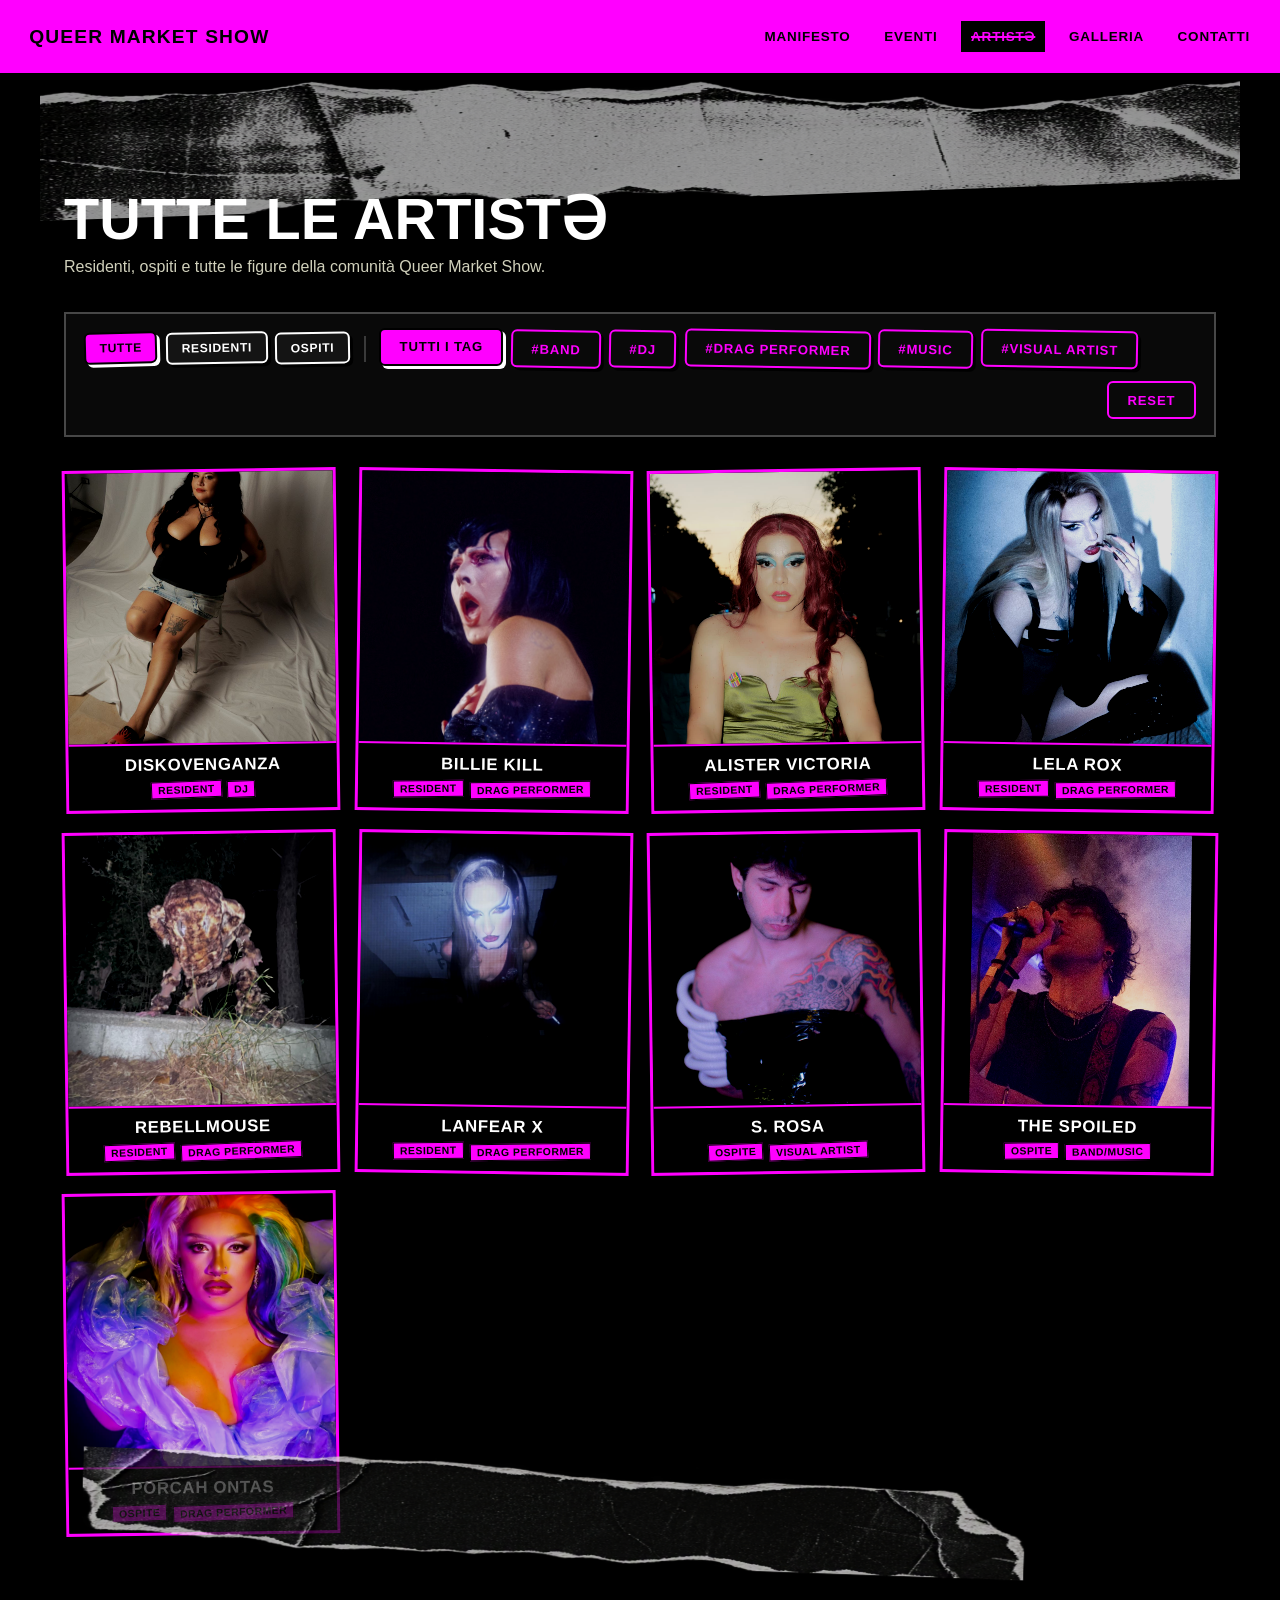
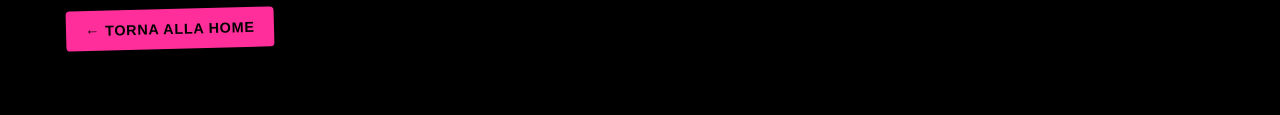
<file: artist3.html>
<!DOCTYPE html>
<html lang="it">
<head>
  <meta charset="UTF-8">
  <meta name="viewport" content="width=device-width, initial-scale=1.0">
  <title>Tutte le Artistə — Queer Market Show</title>
  <link rel="stylesheet" href="style.css">
</head>
<body class="artists-page">
  <div class="logo-background" aria-hidden="true"></div>

  <header class="navbar">
    <a href="index.html" class="logo">Queer Market Show</a>
    <nav class="menu-desktop" aria-label="Menu principale">
      <a href="index.html#manifesto">Manifesto</a>
      <a href="eventi.html">Eventi</a>
      <a href="index.html#artistə" class="active">Artistə</a>
      <a href="index.html#gallery">Galleria</a>
      <a href="index.html#contatti">Contatti</a>
    </nav>
    <button type="button" class="menu-toggle" aria-label="Apri menu">
      <span class="bar"></span>
      <span class="bar"></span>
      <span class="bar"></span>
    </button>
  </header>

  <nav class="menu-mobile" aria-label="Menu mobile">
    <a href="index.html#manifesto">Manifesto</a>
    <a href="eventi.html">Eventi</a>
    <a href="index.html#artistə" class="active">Artistə</a>
    <a href="index.html#gallery">Galleria</a>
    <a href="index.html#contatti">Contatti</a>
  </nav>

  <main class="artists-page-main">
    <div class="section-tears" aria-hidden="true">
      <span class="tear tear-top tear-foto tear-wide"></span>
    </div>
    <header class="section-header">
      <h1>Tutte le Artistə</h1>
      <p>Residenti, ospiti e tutte le figure della comunità Queer Market Show.</p>
    </header>

    <div class="artist-controls" id="all-artists-filters">
      <button
        type="button"
        class="artist-filters-dropdown-toggle"
        data-action="toggle-filters-dropdown"
        aria-expanded="false"
        aria-controls="artist-filters-panel"
      >
        <span>Filtri: <strong data-filters-summary>Tutte · Tutti i tag</strong></span>
        <span class="artist-filters-caret" aria-hidden="true">▾</span>
      </button>

      <div class="artist-filters-panel" id="artist-filters-panel">
        <div class="artist-filter-group artist-filter-group--type" role="group" aria-label="Filtra per categoria">
          <button type="button" class="active" data-artist-filter="all">Tutte</button>
          <button type="button" data-artist-filter="resident">Residenti</button>
          <button type="button" data-artist-filter="guest">Ospiti</button>
        </div>

        <div class="artist-filter-divider" aria-hidden="true"></div>

        <div
          class="artist-filter-group artist-filter-group--tags"
          id="artists-tag-filters"
          role="group"
          aria-label="Filtra per tag"
        ></div>

        <button
          type="button"
          class="artist-filter-reset"
          data-action="reset-artist-filters"
          title="Reimposta filtri"
        >
          Reset
        </button>
      </div>
    </div>

    <div id="artists-all" class="artist-gallery"></div>
    <div class="artist-page-divider" aria-hidden="true">
      <span class="tear tear-bottom tear-nero tear-large"></span>
    </div>

<div class="artists-page-cta">

    <div class="artists-page-cta">
      <a href="index.html#artistə" class="sticker-button manifesto-button">
        ← Torna alla Home
      </a>
    </div>

    <div id="artist-modals"></div>
  </main>

  <script src="assets/js/base.js" defer></script>
  <script src="assets/js/artists.js" defer></script>
</body>
</html>
</file>
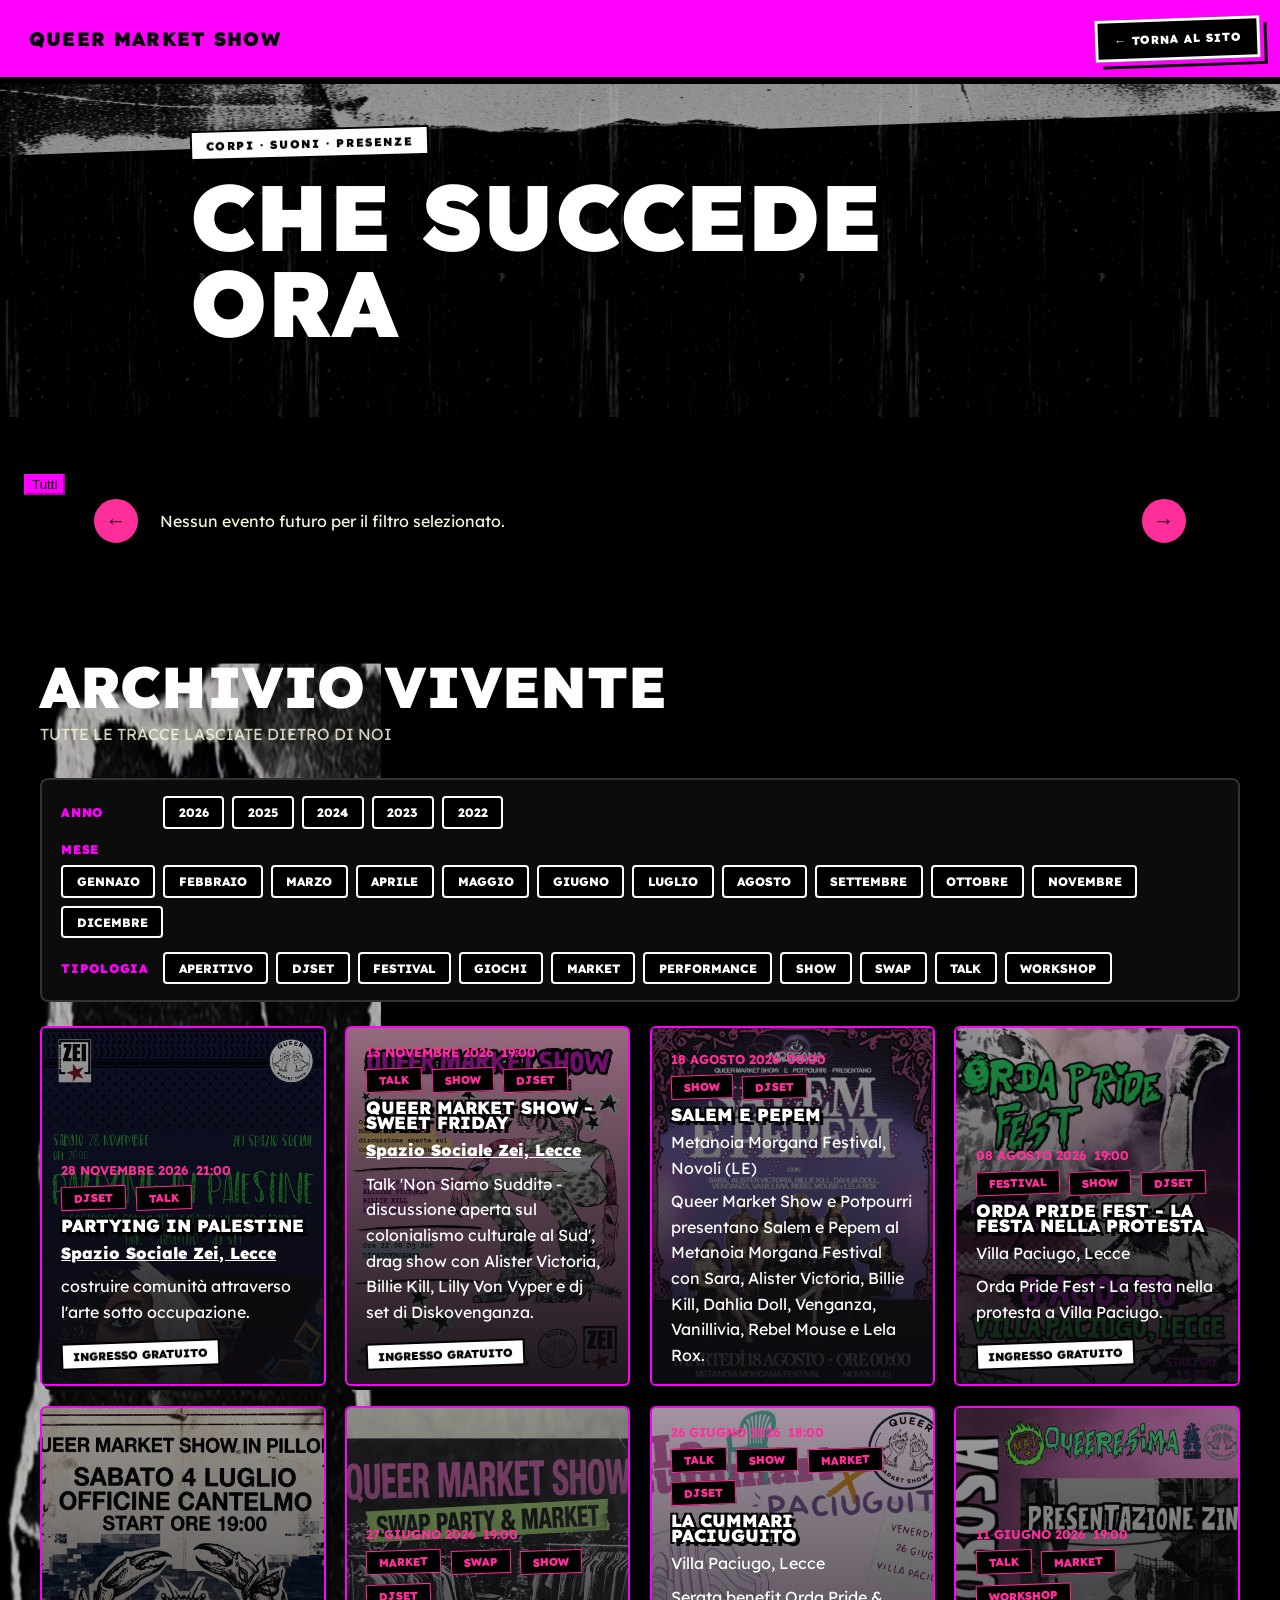
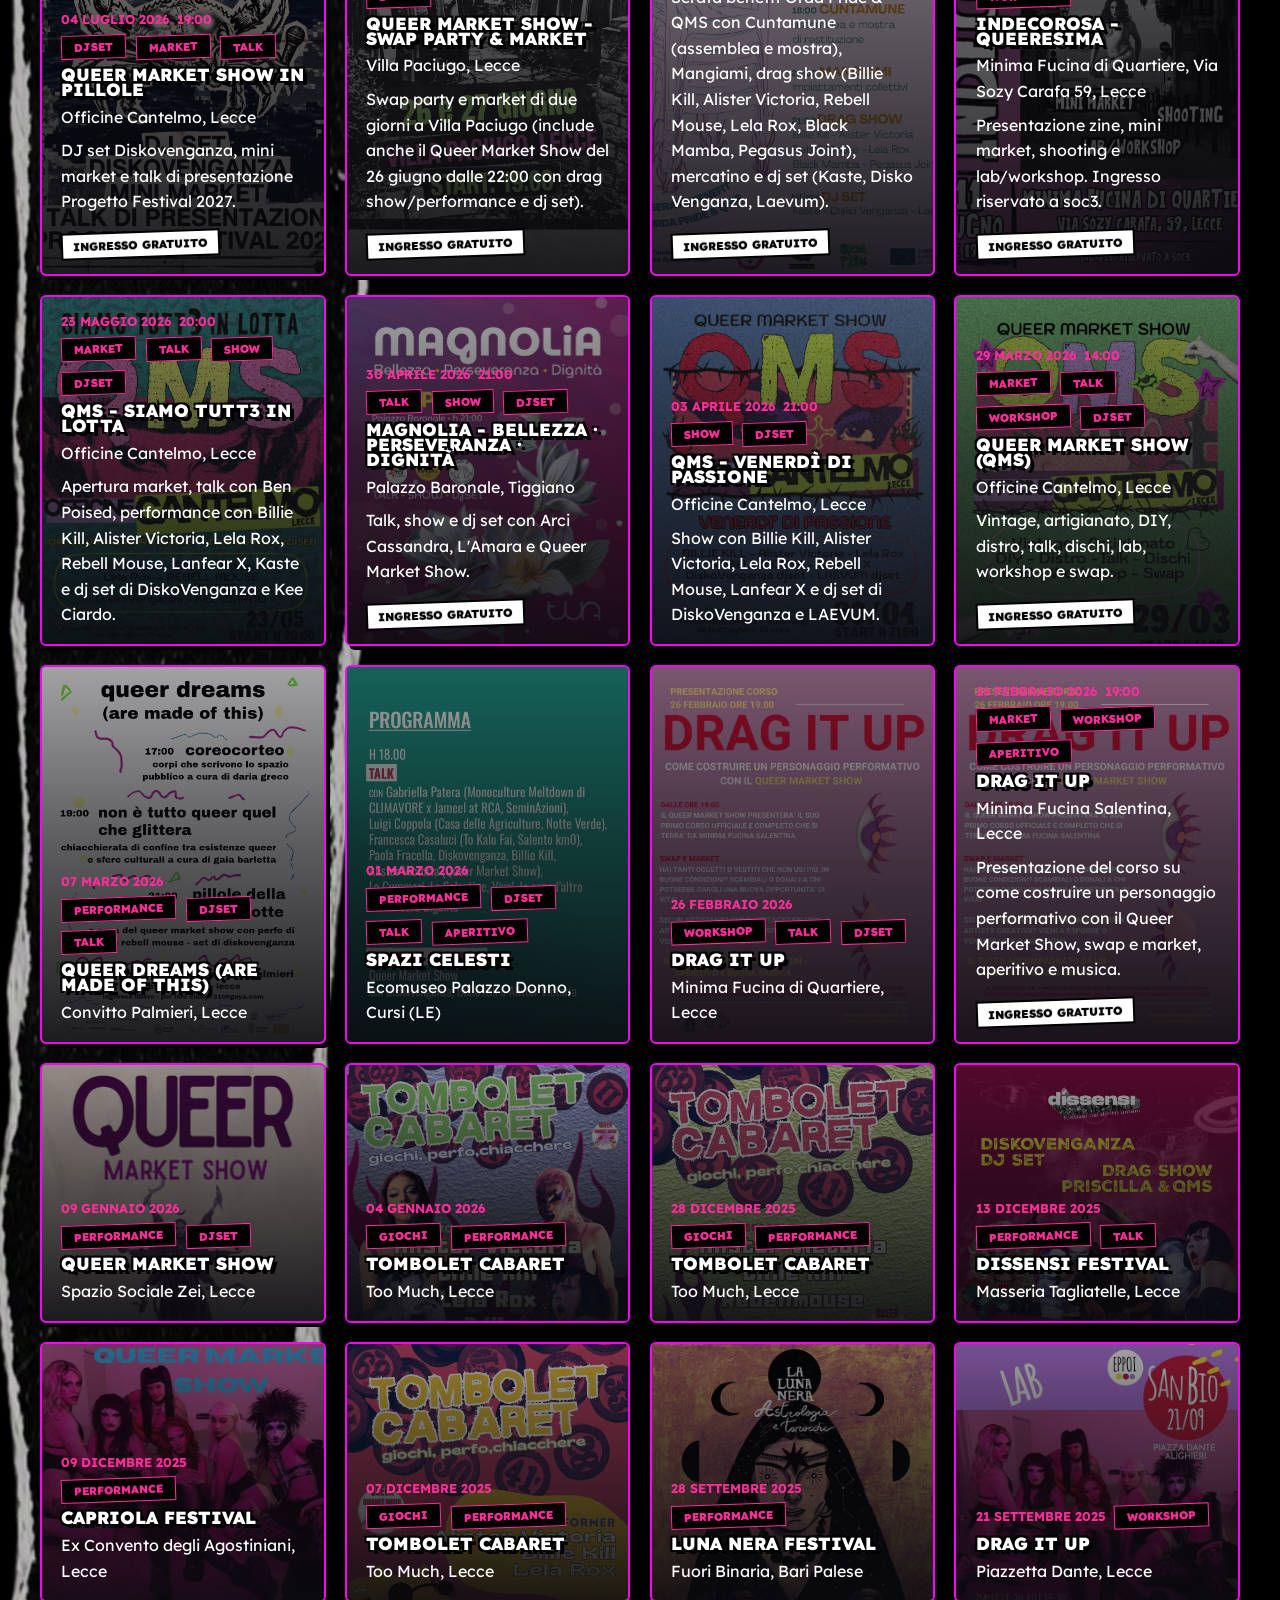
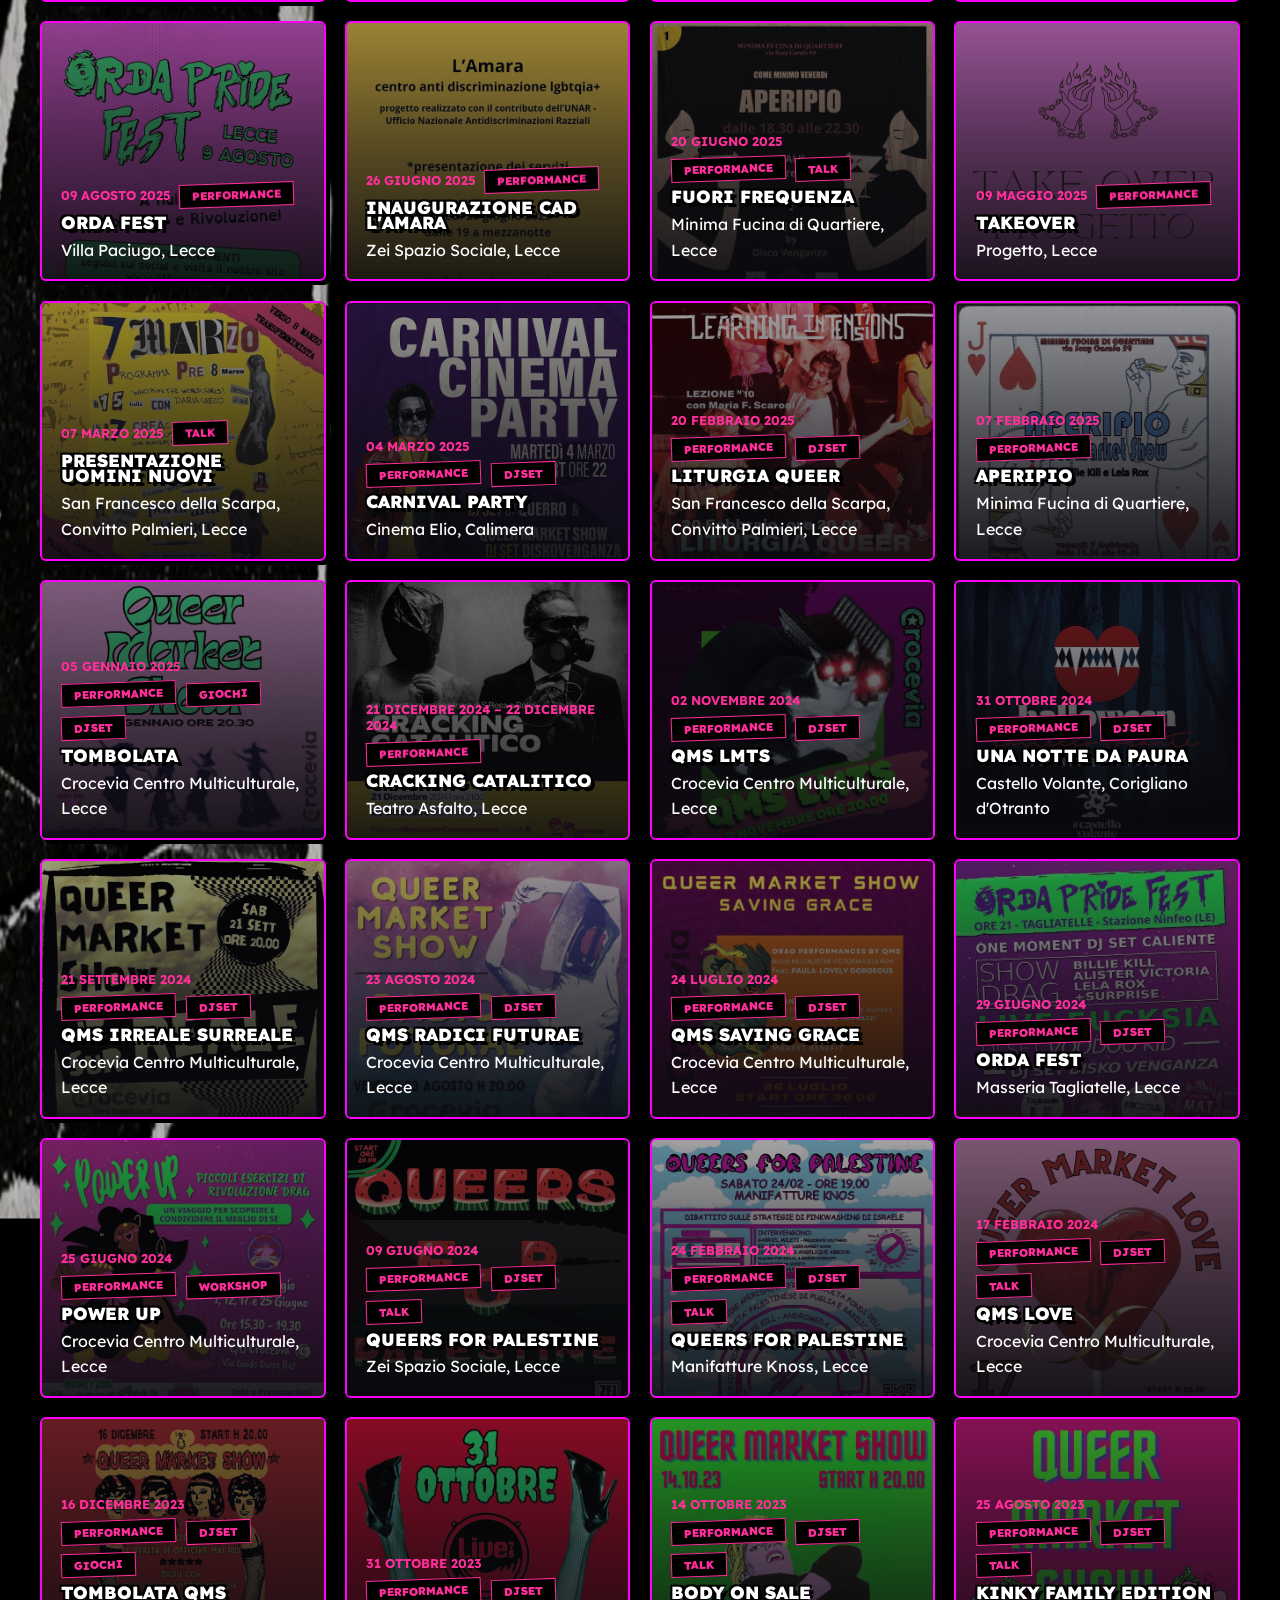
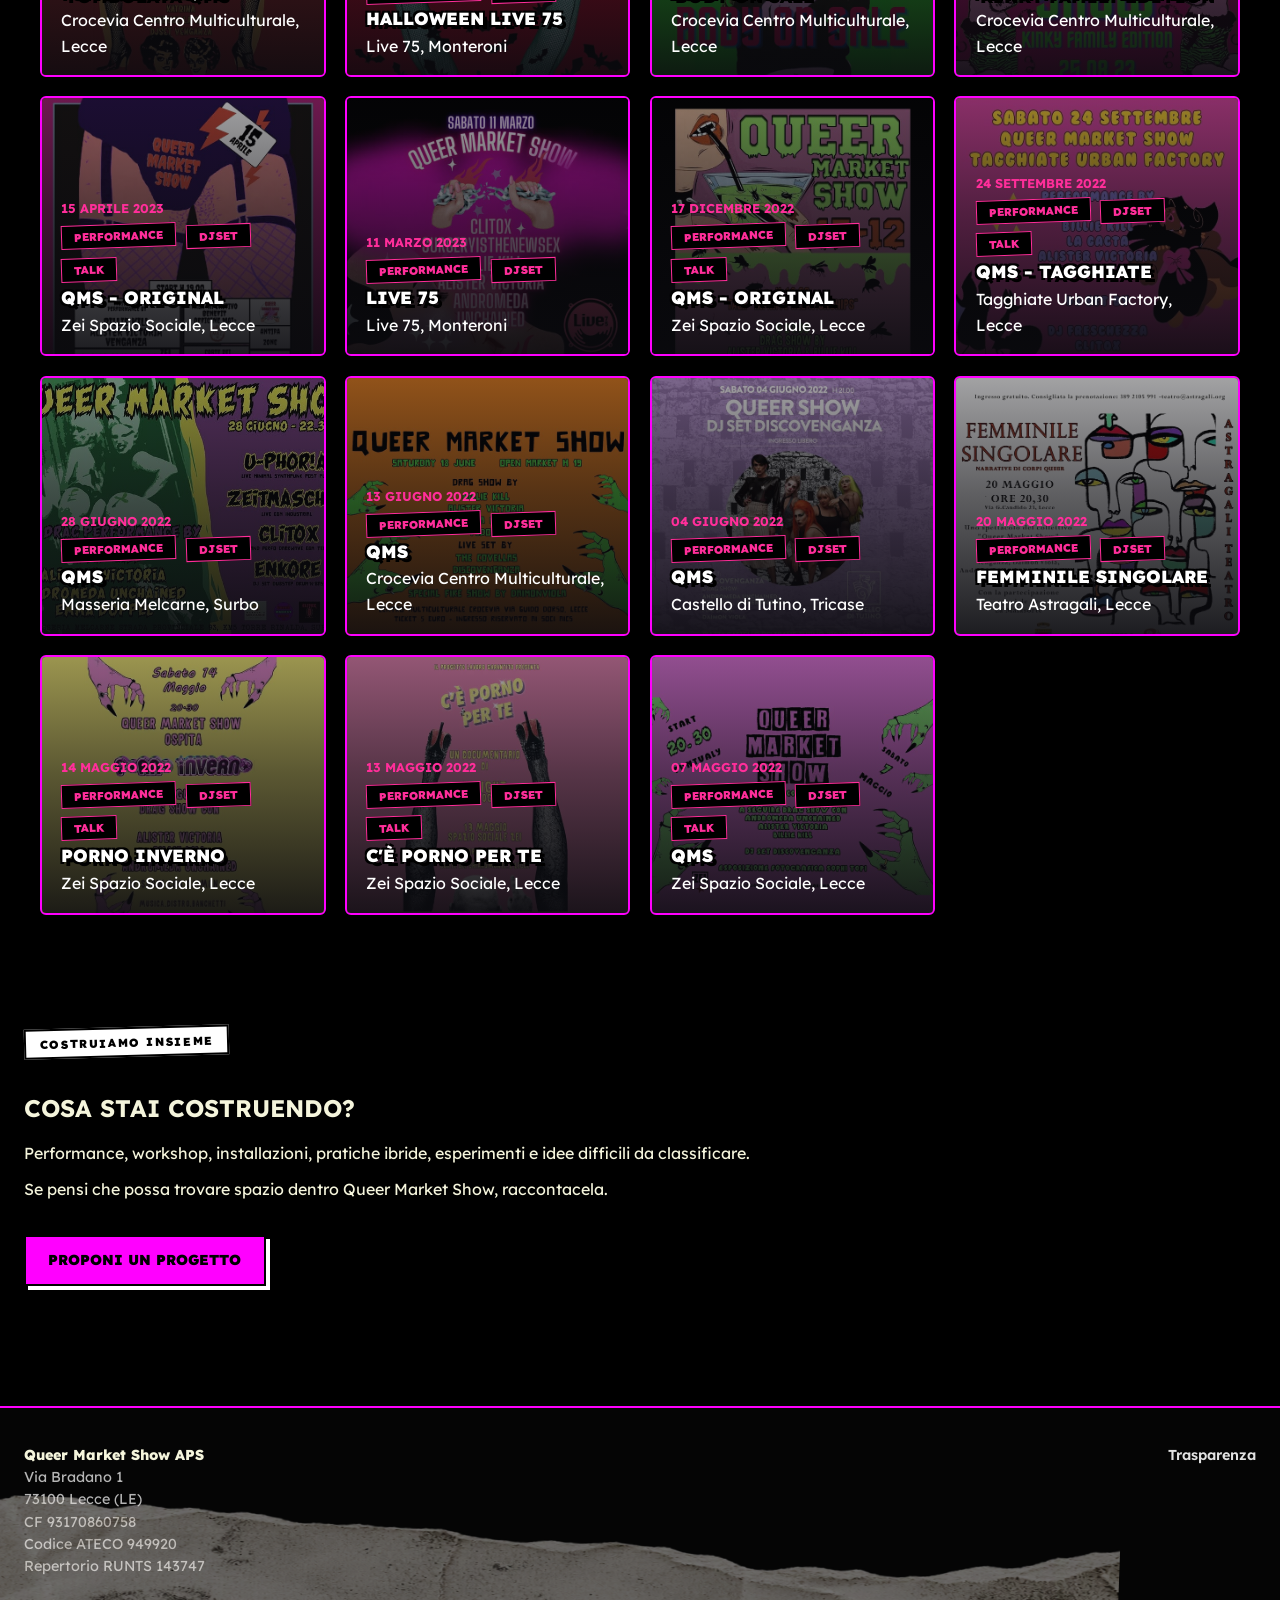
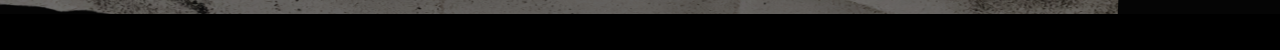
<file: eventi.html>
<!DOCTYPE html>
<html lang="it">

<head>

  <meta charset="UTF-8">
  <meta name="viewport" content="width=device-width, initial-scale=1.0">

  <title>Eventi | Queer Market Show APS</title>

  <meta
    name="description"
    content="Eventi, performance, workshop, mercati artistici e pratiche queer nel Salento. Esplora i prossimi appuntamenti e l'archivio vivente di Queer Market Show.">

  <link rel="icon"
        href="images/logo-qms.ico"
        type="image/x-icon">

  <link href="https://fonts.googleapis.com/css2?family=Lexend:wght@400;700;900&display=swap"
        rel="stylesheet">

  <link rel="stylesheet"
        href="https://cdnjs.cloudflare.com/ajax/libs/font-awesome/6.4.0/css/all.min.css"
        crossorigin="anonymous"
        referrerpolicy="no-referrer">

  <link rel="stylesheet" href="style.css">
  <link rel="stylesheet" href="fix.css">

</head>

<body>

  <div class="logo-background"></div>

  <!-- NAVBAR -->

  <nav class="navbar">

    <a href="index.html" class="logo">
      Queer Market Show
    </a>

    <a href="index.html"
       class="back-button">
      ← Torna al sito
    </a>

  </nav>

  <!-- HERO -->

  <header class="eventi-hero">
    <div class="section-tears" aria-hidden="true">
      <span class="tear tear-top tear-foto tear-wide"></span>
    </div>

    <div class="eventi-hero-content">

      <span class="eventi-kicker">
        CORPI · SUONI · PRESENZE
      </span>

      <h1>
        CHE SUCCEDE ORA
      </h1>

    </div>

  </header>

  <!-- CALENDARIO -->

  <section id="future-events"
           class="events-section">

    <div id="calendar-filters"
         class="calendar-filters">
    </div>

    <!-- DESKTOP -->

    <div id="future-calendar">

      <button id="prev-month"
              aria-label="Mese precedente">
        ←
      </button>

      <div id="future-month-container"></div>

      <button id="next-month"
              aria-label="Mese successivo">
        →
      </button>

    </div>

    <!-- MOBILE -->

    <div id="mobile-calendar-wrapper">


      <button id="mobile-prev"
              class="mobile-arrow"
              aria-label="Evento precedente">
        ‹
      </button>

      <div id="mobile-calendar-carousel">

        <!-- POPOLATO DA JS -->

      </div>

      <button id="mobile-next"
              class="mobile-arrow"
              aria-label="Evento successivo">
        ›
      </button>

    </div>

  </section>

  <!-- ARCHIVIO -->

  <section id="archive" class="archive-section">
    <div class="section-tears" aria-hidden="true">
      <span class="tear tear-left tear-nero tear-mid"></span>
    </div>

    <div class="section-header">

      <h2>
        ARCHIVIO VIVENTE
      </h2>

      <p>
        TUTTE LE TRACCE LASCIATE DIETRO DI NOI
      </p>

    </div>

    <div id="past-events">

      <!-- POPOLATO DA JS -->

    </div>

  </section>

  <!-- CALL TO ACTION -->

  <section class="artists-call-section">
    <div class="section-tears" aria-hidden="true">
      <span class="tear tear-bottom tear-sporco tear-large"></span>
    </div>

    <div class="artists-call-content">

      <span class="eventi-kicker">
        COSTRUIAMO INSIEME
      </span>

      <h2>
        COSA STAI COSTRUENDO?
      </h2>

      <p>
        Performance, workshop, installazioni,
        pratiche ibride, esperimenti e idee
        difficili da classificare.
      </p>

      <p>
        Se pensi che possa trovare spazio
        dentro Queer Market Show,
        raccontacela.
      </p>

      <a href="index.html#contatti"
         class="artists-call-button">
        PROPONI UN PROGETTO
      </a>

    </div>

  </section>

  <!-- MODALE EVENTO -->

  <div id="event-modal">

    <div class="event-modal-content">

      <button class="event-modal-close"
              aria-label="Chiudi">
        ✕
      </button>

      <div id="event-modal-body"></div>

    </div>

  </div>

  <!-- FOOTER -->

  <footer class="qms-footer">

    <div class="qms-footer-left">

      <strong>Queer Market Show APS</strong><br>

      Via Bradano 1<br>
      73100 Lecce (LE)<br>

      CF 93170860758<br>

      Codice ATECO 949920<br>

      Repertorio RUNTS 143747

    </div>

    <div class="qms-footer-right">

      <a href="trasparenza.html"
         target="_blank"
         rel="noopener noreferrer">

        Trasparenza

      </a>

    </div>

  </footer>

  <!-- SCRIPT -->

  <script src="assets/js/base.js"></script>
  <script src="assets/js/events.js"></script>

  <script>

    function updateNavbarHeight() {

      const nav = document.querySelector(".navbar");

      if (!nav) return;

      document.documentElement.style.setProperty(
        "--navbar-height",
        nav.offsetHeight + "px"
      );

    }

    window.addEventListener("load", updateNavbarHeight);
    window.addEventListener("resize", updateNavbarHeight);

  </script>

</body>

</html>
</file>
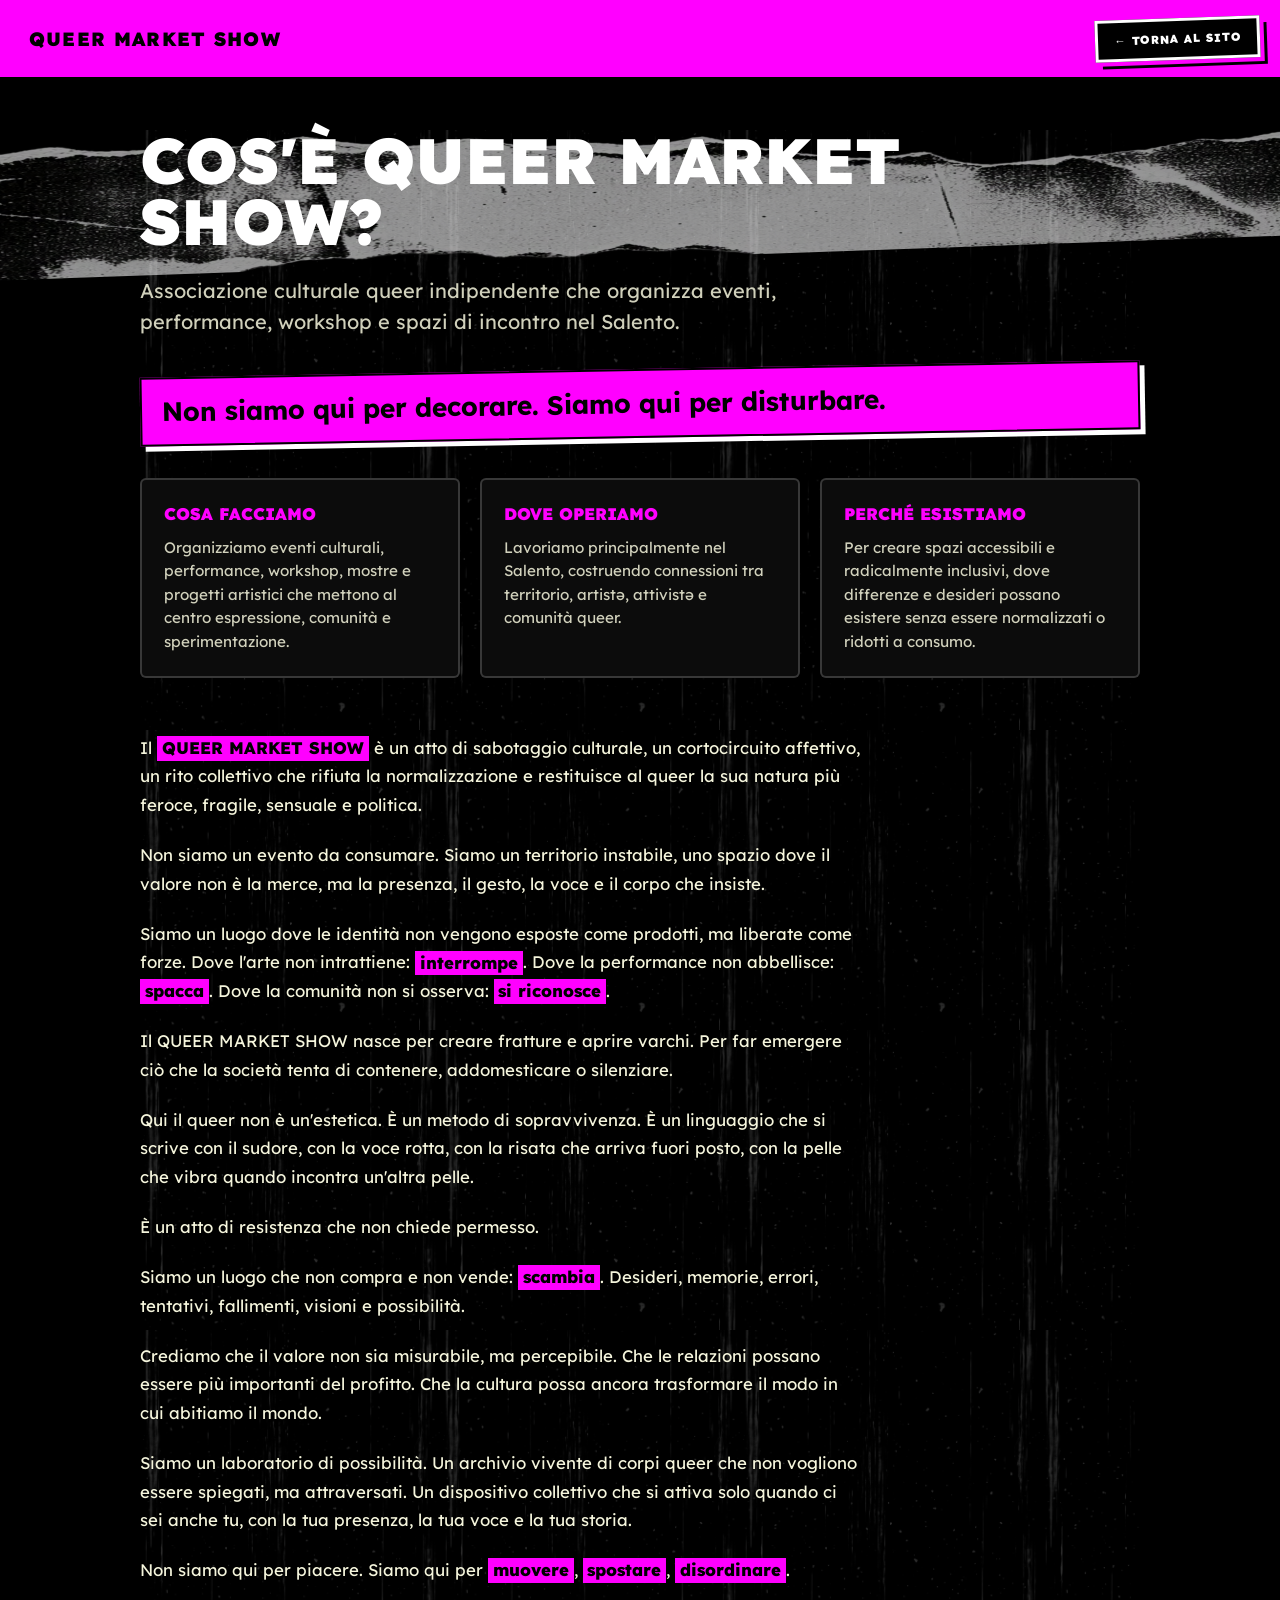
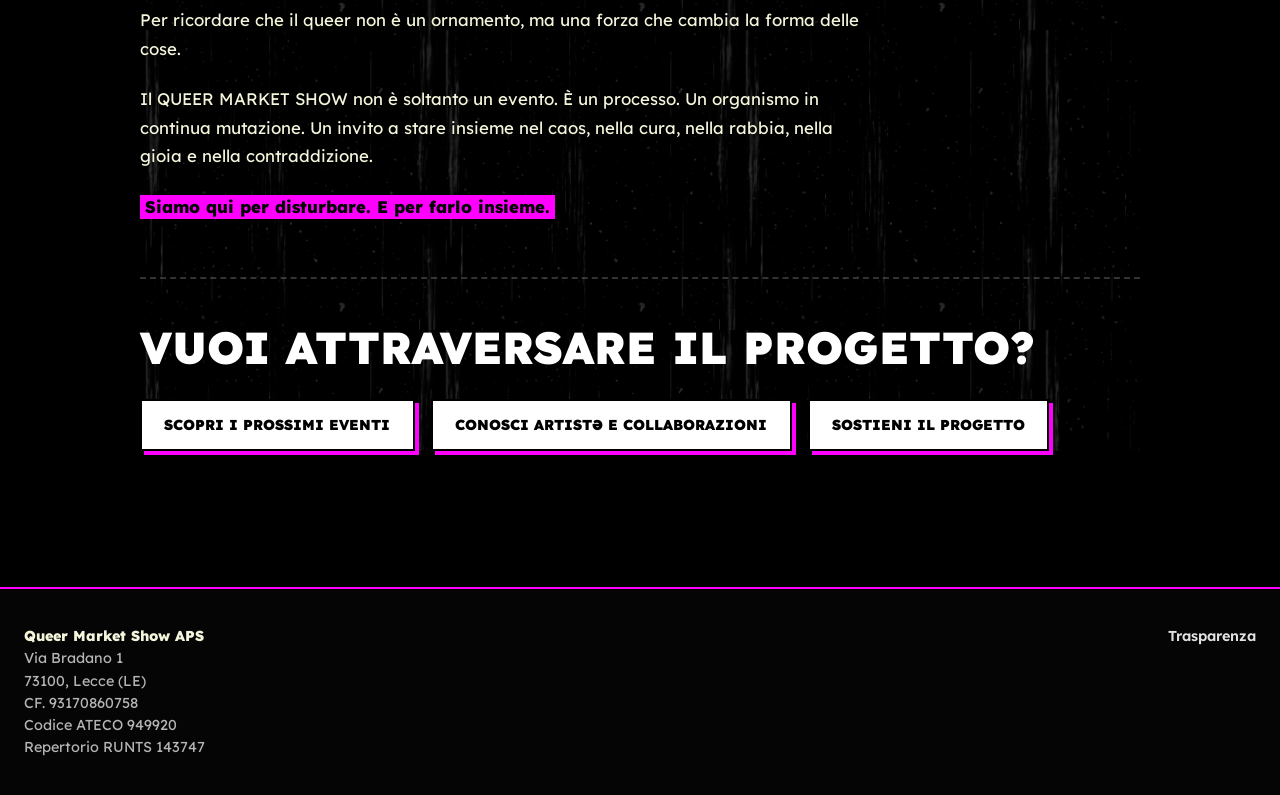
<file: manifesto.html>
<!DOCTYPE html>
<html lang="it">
<head>
  <meta charset="UTF-8" />
  <meta name="viewport" content="width=device-width, initial-scale=1.0" />
  <title>Queer Market Show APS</title>

  <link rel="icon" href="images/logo-qms.ico" type="image/x-icon" />
  <link href="https://fonts.googleapis.com/css2?family=Lexend:wght@400;700;900&display=swap" rel="stylesheet">
  <link rel="stylesheet"
        href="https://cdnjs.cloudflare.com/ajax/libs/font-awesome/6.4.0/css/all.min.css"
        crossorigin="anonymous" referrerpolicy="no-referrer" />
  <link rel="stylesheet" href="style.css" />
  <link rel="stylesheet" href="fix.css" />
</head>

<body>

<!-- SFONDO LOGO -->
<div class="logo-background"></div>

<!-- NAVBAR -->
<nav class="navbar">

  <div class="logo">Queer Market Show</div>

  <!-- RITORNO AL SITO -->
  <a href="index.html#manifesto" class="back-button">
    ← Torna al sito
  </a>

</nav>

<!-- MENU MOBILE -->
<div class="menu-mobile">

  <!-- RITORNO AL SITO MOBILE -->
  <a href="index.html#manifesto" class="back-button-mobile">
    ← Torna al sito
  </a>

</div>

<section id="manifesto-extended" class="manifesto-section scroll-section">

  <div class="section-tears" aria-hidden="true">
    <span class="tear tear-top tear-foto tear-wide"></span>
    <span class="tear tear-bottom tear-nero tear-tall"></span>
  </div>

  <div class="manifesto-container">

    <!-- INTRO -->

    <h1 class="manifesto-title">
      Cos'è Queer Market Show?
    </h1>

    <p class="manifesto-subtitle">
      Associazione culturale queer indipendente che organizza eventi,
      performance, workshop e spazi di incontro nel Salento.
    </p>

    <p class="manifesto-lead">
      <strong>
        Non siamo qui per decorare. Siamo qui per disturbare.
      </strong>
    </p>

    <!-- OVERVIEW -->

    <div class="manifesto-overview">

      <div class="overview-item">
        <h3>Cosa facciamo</h3>

        <p>
          Organizziamo eventi culturali, performance,
          workshop, mostre e progetti artistici che mettono
          al centro espressione, comunità e sperimentazione.
        </p>
      </div>

      <div class="overview-item">
        <h3>Dove operiamo</h3>

        <p>
          Lavoriamo principalmente nel Salento,
          costruendo connessioni tra territorio,
          artistə, attivistə e comunità queer.
        </p>
      </div>

      <div class="overview-item">
        <h3>Perché esistiamo</h3>

        <p>
          Per creare spazi accessibili e radicalmente inclusivi,
          dove differenze e desideri possano esistere senza
          essere normalizzati o ridotti a consumo.
        </p>
      </div>

    </div>

    <!-- MANIFESTO -->

    <div class="manifesto-body">

      <p>
        Il <strong>QUEER MARKET SHOW</strong> è un atto di sabotaggio culturale,
        un cortocircuito affettivo, un rito collettivo che rifiuta la normalizzazione
        e restituisce al queer la sua natura più feroce, fragile, sensuale e politica.
      </p>

      <p>
        Non siamo un evento da consumare.
        Siamo un territorio instabile, uno spazio dove il valore non è la merce,
        ma la presenza, il gesto, la voce e il corpo che insiste.
      </p>

      <p>
        Siamo un luogo dove le identità non vengono esposte come prodotti,
        ma liberate come forze.
        Dove l'arte non intrattiene: <strong>interrompe</strong>.
        Dove la performance non abbellisce: <strong>spacca</strong>.
        Dove la comunità non si osserva:
        <strong>si riconosce</strong>.
      </p>

      <p>
        Il QUEER MARKET SHOW nasce per creare fratture e aprire varchi.
        Per far emergere ciò che la società tenta di contenere,
        addomesticare o silenziare.
      </p>

      <p>
        Qui il queer non è un'estetica.
        È un metodo di sopravvivenza.
        È un linguaggio che si scrive con il sudore,
        con la voce rotta, con la risata che arriva fuori posto,
        con la pelle che vibra quando incontra un'altra pelle.
      </p>

      <p>
        È un atto di resistenza che non chiede permesso.
      </p>

      <p>
        Siamo un luogo che non compra e non vende:
        <strong>scambia</strong>.
        Desideri, memorie, errori, tentativi, fallimenti,
        visioni e possibilità.
      </p>

      <p>
        Crediamo che il valore non sia misurabile,
        ma percepibile.
        Che le relazioni possano essere più importanti del profitto.
        Che la cultura possa ancora trasformare il modo
        in cui abitiamo il mondo.
      </p>

      <p>
        Siamo un laboratorio di possibilità.
        Un archivio vivente di corpi queer che non vogliono
        essere spiegati, ma attraversati.
        Un dispositivo collettivo che si attiva solo quando
        ci sei anche tu, con la tua presenza,
        la tua voce e la tua storia.
      </p>

      <p>
        Non siamo qui per piacere.
        Siamo qui per
        <strong>muovere</strong>,
        <strong>spostare</strong>,
        <strong>disordinare</strong>.
      </p>

      <p>
        Per ricordare che il queer non è un ornamento,
        ma una forza che cambia la forma delle cose.
      </p>

      <p>
        Il QUEER MARKET SHOW non è soltanto un evento.
        È un processo.
        Un organismo in continua mutazione.
        Un invito a stare insieme nel caos,
        nella cura,
        nella rabbia,
        nella gioia
        e nella contraddizione.
      </p>

      <p>
        <strong>
          Siamo qui per disturbare.
          E per farlo insieme.
        </strong>
      </p>

    </div>

    <!-- CTA FINALI -->

    <section class="manifesto-actions">

      <h2>
        Vuoi attraversare il progetto?
      </h2>

      <div class="manifesto-buttons">

        <a href="index.html#calendario" class="manifesto-action">
          Scopri i prossimi eventi
        </a>

        <a href="index.html#artist3" class="manifesto-action">
          Conosci artistə e collaborazioni
        </a>

        <a href="index.html#sostienici" class="manifesto-action">
          Sostieni il progetto
        </a>

      </div>

    </section>

  </div>

</section>
<!-- SCRIPT MODULARI -->
<script src="assets/js/sostienici.js"></script>
<script src="assets/js/base.js"></script>
<script src="assets/js/navbar.js"></script>
<script src="assets/js/lightbox.js"></script>
<script src="assets/js/gallery-folders.js"></script>
<script src="assets/js/mosaic-gallery.js"></script>
<script src="assets/js/gallery-modal.js"></script>
<script src="assets/js/events.js"></script>
<script src="assets/js/artists.js"></script>
<script src="assets/js/manifesto.js"></script>
<script src="assets/js/gallery-home.js"></script>
<script src="assets/js/form.js"></script>

<script>
  window.addEventListener("load", () => {
    initArtist3();
  });
</script>
<script>
function updateNavbarHeight() {
  const nav = document.querySelector('.navbar'); 
  document.documentElement.style.setProperty('--navbar-height', nav.offsetHeight + 'px');
}

window.addEventListener('load', updateNavbarHeight);
window.addEventListener('resize', updateNavbarHeight);
</script>


<footer class="qms-footer">
  <div class="qms-footer-left">
    <strong>Queer Market Show APS</strong><br>
    Via Bradano 1<br>
    73100, Lecce (LE)<br>
    CF. 93170860758<br>
    Codice ATECO 949920<br>
    Repertorio RUNTS 143747
  </div>

  <div class="qms-footer-right">
  <a href="trasparenza.html" target="_blank" rel="noopener noreferrer">Trasparenza</a>
</div>
</footer>

</body>
</html>
</file>
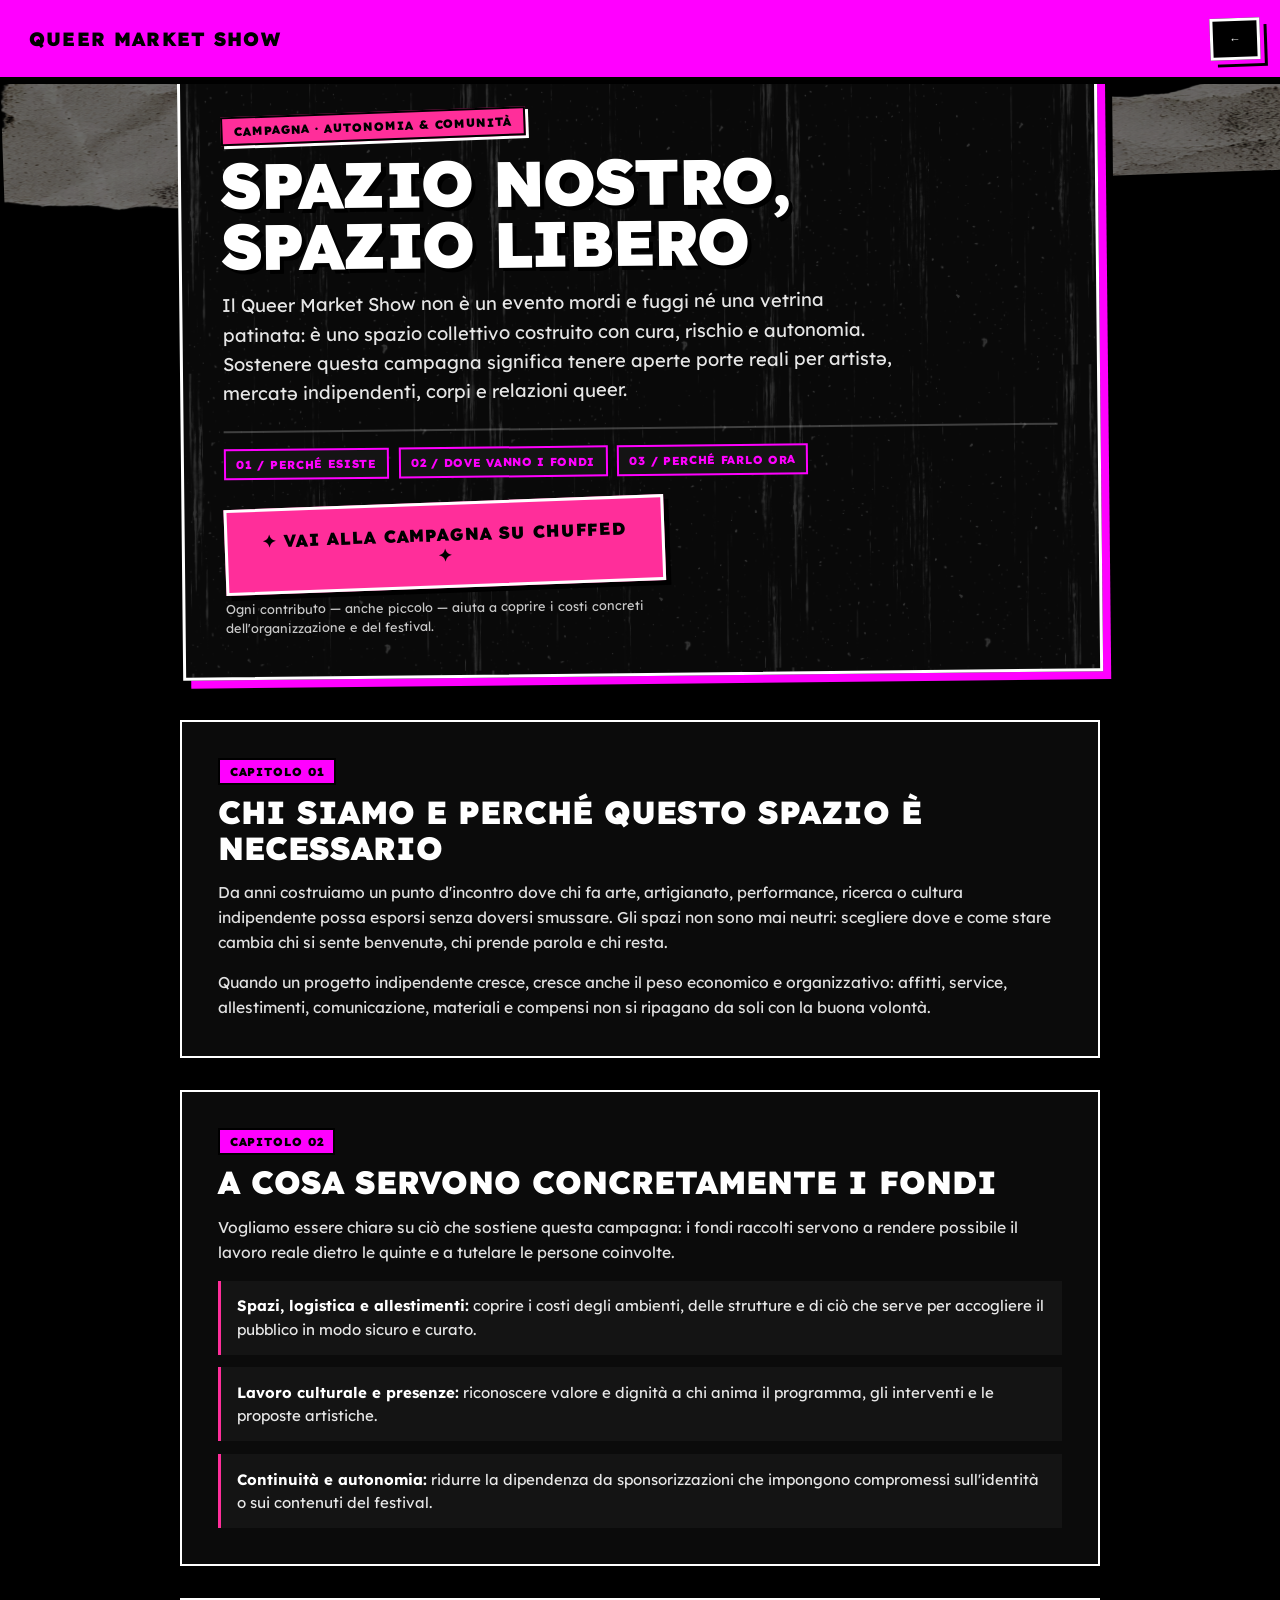
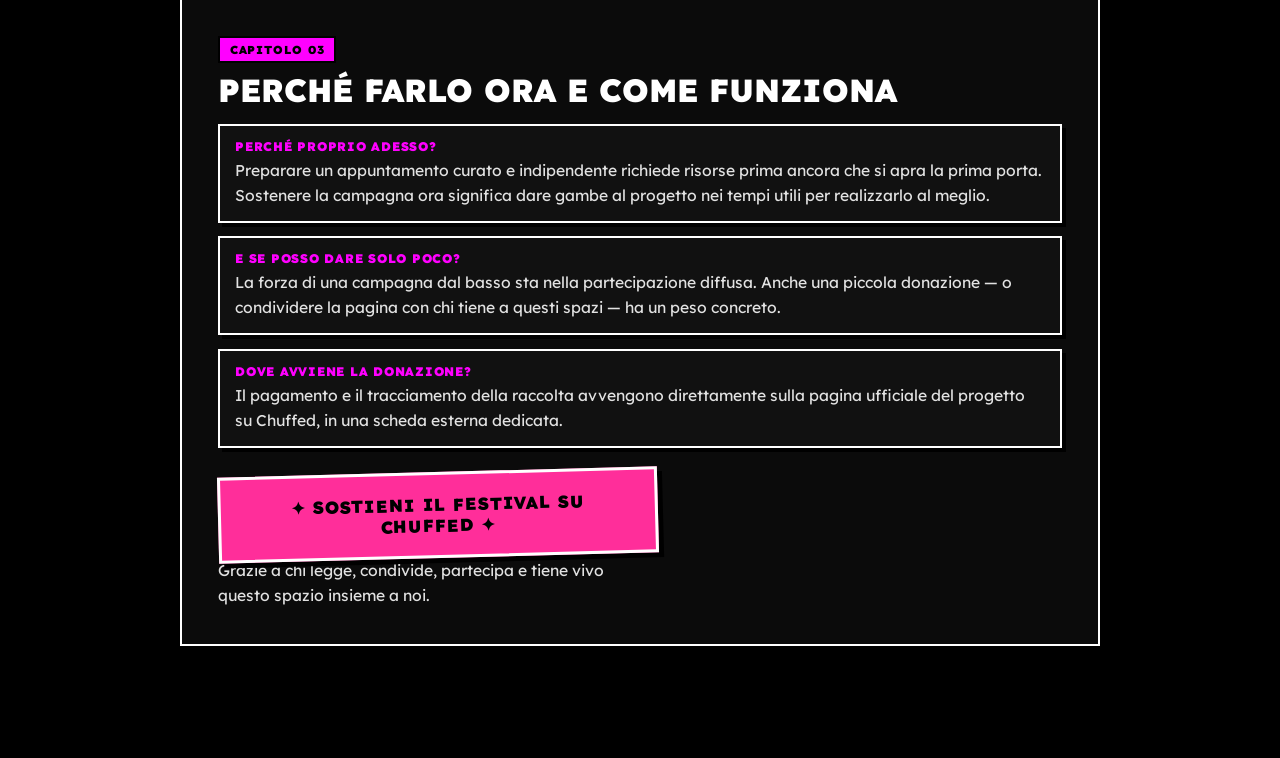
<file: sostienici.html>
<!DOCTYPE html>
<html lang="it">

<head>
  <meta charset="UTF-8">
  <meta name="viewport" content="width=device-width, initial-scale=1.0">

  <title>Sostieni il Festival — Queer Market Show APS</title>

  <link rel="icon" href="images/logo-qms.ico" type="image/x-icon">

  <link rel="preconnect" href="https://fonts.googleapis.com">
  <link rel="preconnect" href="https://fonts.gstatic.com" crossorigin>
  <link href="https://fonts.googleapis.com/css2?family=Lexend:wght@400;700;900&display=swap"
        rel="stylesheet">

  <link rel="stylesheet"
        href="https://cdnjs.cloudflare.com/ajax/libs/font-awesome/6.4.0/css/all.min.css"
        crossorigin="anonymous"
        referrerpolicy="no-referrer">

  <link rel="stylesheet" href="style.css">
  <link rel="stylesheet" href="fix.css">
</head>

<body class="archive-page zine-archive sostienici-page">

  <!-- SFONDO -->
  <div class="logo-background" aria-hidden="true"></div>

  <!-- NAVBAR -->
  <nav class="navbar" aria-label="Navigazione campagna sostegno">
    <a href="index.html" class="logo">
      Queer Market Show
    </a>

    <a href="javascript:history.back()" class="back-button" aria-label="Torna indietro">
      ←
    </a>
  </nav>

  <!-- MENU MOBILE -->
  <nav class="menu-mobile" aria-label="Navigazione mobile campagna sostegno">
    <a href="javascript:history.back()" class="back-button-mobile" aria-label="Torna indietro">
      ←
    </a>
  </nav>

  <!-- =====================================================
       CAMPAGNA SOSTEGNO — PAGINA DEDICATA
  ====================================================== -->
  <main class="archive-main">
    <section id="sostienici-dettagli" class="scroll-section qms-archive-page">
      <div class="section-tears" aria-hidden="true">
        <span class="tear tear-top tear-sporco tear-wide"></span>
        <span class="tear tear-bottom tear-nero tear-large"></span>
      </div>

      <header class="archive-hero">
        <span class="archive-kicker">Campagna · Autonomia &amp; Comunità</span>
        <h1>Spazio Nostro, Spazio Libero</h1>
        <p class="archive-intro">
          Il Queer Market Show non è un evento mordi e fuggi né una vetrina patinata: è uno spazio
          collettivo costruito con cura, rischio e autonomia. Sostenere questa campagna significa
          tenere aperte porte reali per artistə, mercatə indipendenti, corpi e relazioni queer.
        </p>

        <div class="archive-manifesto-strip" aria-hidden="true">
          <span>01 / PERCHÉ ESISTE</span>
          <span>02 / DOVE VANNO I FONDI</span>
          <span>03 / PERCHÉ FARLO ORA</span>
        </div>

        <div class="campaign-hero-actions">
          <a href="https://chuffed.org/project/qms-ha-bisogno-del-tuo-sostegno"
             target="_blank"
             rel="noopener noreferrer"
             class="sost-card sost-cta">
            ✦ Vai alla campagna su Chuffed ✦
          </a>
          <p class="sost-cta-note">
            Ogni contributo — anche piccolo — aiuta a coprire i costi concreti dell'organizzazione e del festival.
          </p>
        </div>
      </header>

      <!-- 01 / IL SENSO DELLO SPAZIO -->
      <article class="campaign-block">
        <span class="campaign-step">Capitolo 01</span>
        <h2>Chi siamo e perché questo spazio è necessario</h2>
        <p>
          Da anni costruiamo un punto d'incontro dove chi fa arte, artigianato, performance, ricerca
          o cultura indipendente possa esporsi senza doversi smussare. Gli spazi non sono mai neutri:
          scegliere dove e come stare cambia chi si sente benvenutə, chi prende parola e chi resta.
        </p>
        <p>
          Quando un progetto indipendente cresce, cresce anche il peso economico e organizzativo:
          affitti, service, allestimenti, comunicazione, materiali e compensi non si ripagano da soli
          con la buona volontà.
        </p>
      </article>

      <!-- 02 / DOVE VA OGNI CONTRIBUTO -->
      <article class="campaign-block">
        <span class="campaign-step">Capitolo 02</span>
        <h2>A cosa servono concretamente i fondi</h2>
        <p>
          Vogliamo essere chiarə su ciò che sostiene questa campagna: i fondi raccolti servono a
          rendere possibile il lavoro reale dietro le quinte e a tutelare le persone coinvolte.
        </p>
        <ul class="campaign-list">
          <li>
            <strong>Spazi, logistica e allestimenti:</strong> coprire i costi degli ambienti, delle
            strutture e di ciò che serve per accogliere il pubblico in modo sicuro e curato.
          </li>
          <li>
            <strong>Lavoro culturale e presenze:</strong> riconoscere valore e dignità a chi anima il
            programma, gli interventi e le proposte artistiche.
          </li>
          <li>
            <strong>Continuità e autonomia:</strong> ridurre la dipendenza da sponsorizzazioni che
            impongono compromessi sull'identità o sui contenuti del festival.
          </li>
        </ul>
      </article>

      <!-- 03 / URGENZA E DOMANDE RAPIDE -->
      <article class="campaign-block">
        <span class="campaign-step">Capitolo 03</span>
        <h2>Perché farlo ora e come funziona</h2>
        <div class="campaign-faq-grid">
          <div class="sost-pillar">
            <strong>Perché proprio adesso?</strong>
            <p>
              Preparare un appuntamento curato e indipendente richiede risorse prima ancora che si
              apra la prima porta. Sostenere la campagna ora significa dare gambe al progetto nei
              tempi utili per realizzarlo al meglio.
            </p>
          </div>
          <div class="sost-pillar">
            <strong>E se posso dare solo poco?</strong>
            <p>
              La forza di una campagna dal basso sta nella partecipazione diffusa. Anche una piccola
              donazione — o condividere la pagina con chi tiene a questi spazi — ha un peso concreto.
            </p>
          </div>
          <div class="sost-pillar">
            <strong>Dove avviene la donazione?</strong>
            <p>
              Il pagamento e il tracciamento della raccolta avvengono direttamente sulla pagina
              ufficiale del progetto su Chuffed, in una scheda esterna dedicata.
            </p>
          </div>
        </div>

        <div class="campaign-bottom-cta">
          <a href="https://chuffed.org/project/qms-ha-bisogno-del-tuo-sostegno"
             target="_blank"
             rel="noopener noreferrer"
             class="sost-card sost-cta">
            ✦ Sostieni il Festival su Chuffed ✦
          </a>
          <p class="sost-cta-note">
            Grazie a chi legge, condivide, partecipa e tiene vivo questo spazio insieme a noi.
          </p>
        </div>
      </article>

    </section>
  </main>

  <!-- =====================================================
       SCRIPT
  ====================================================== -->
  <script src="assets/js/base2.js" defer></script>
  <script src="assets/js/navbar.js" defer></script>

</body>

</html>
</file>
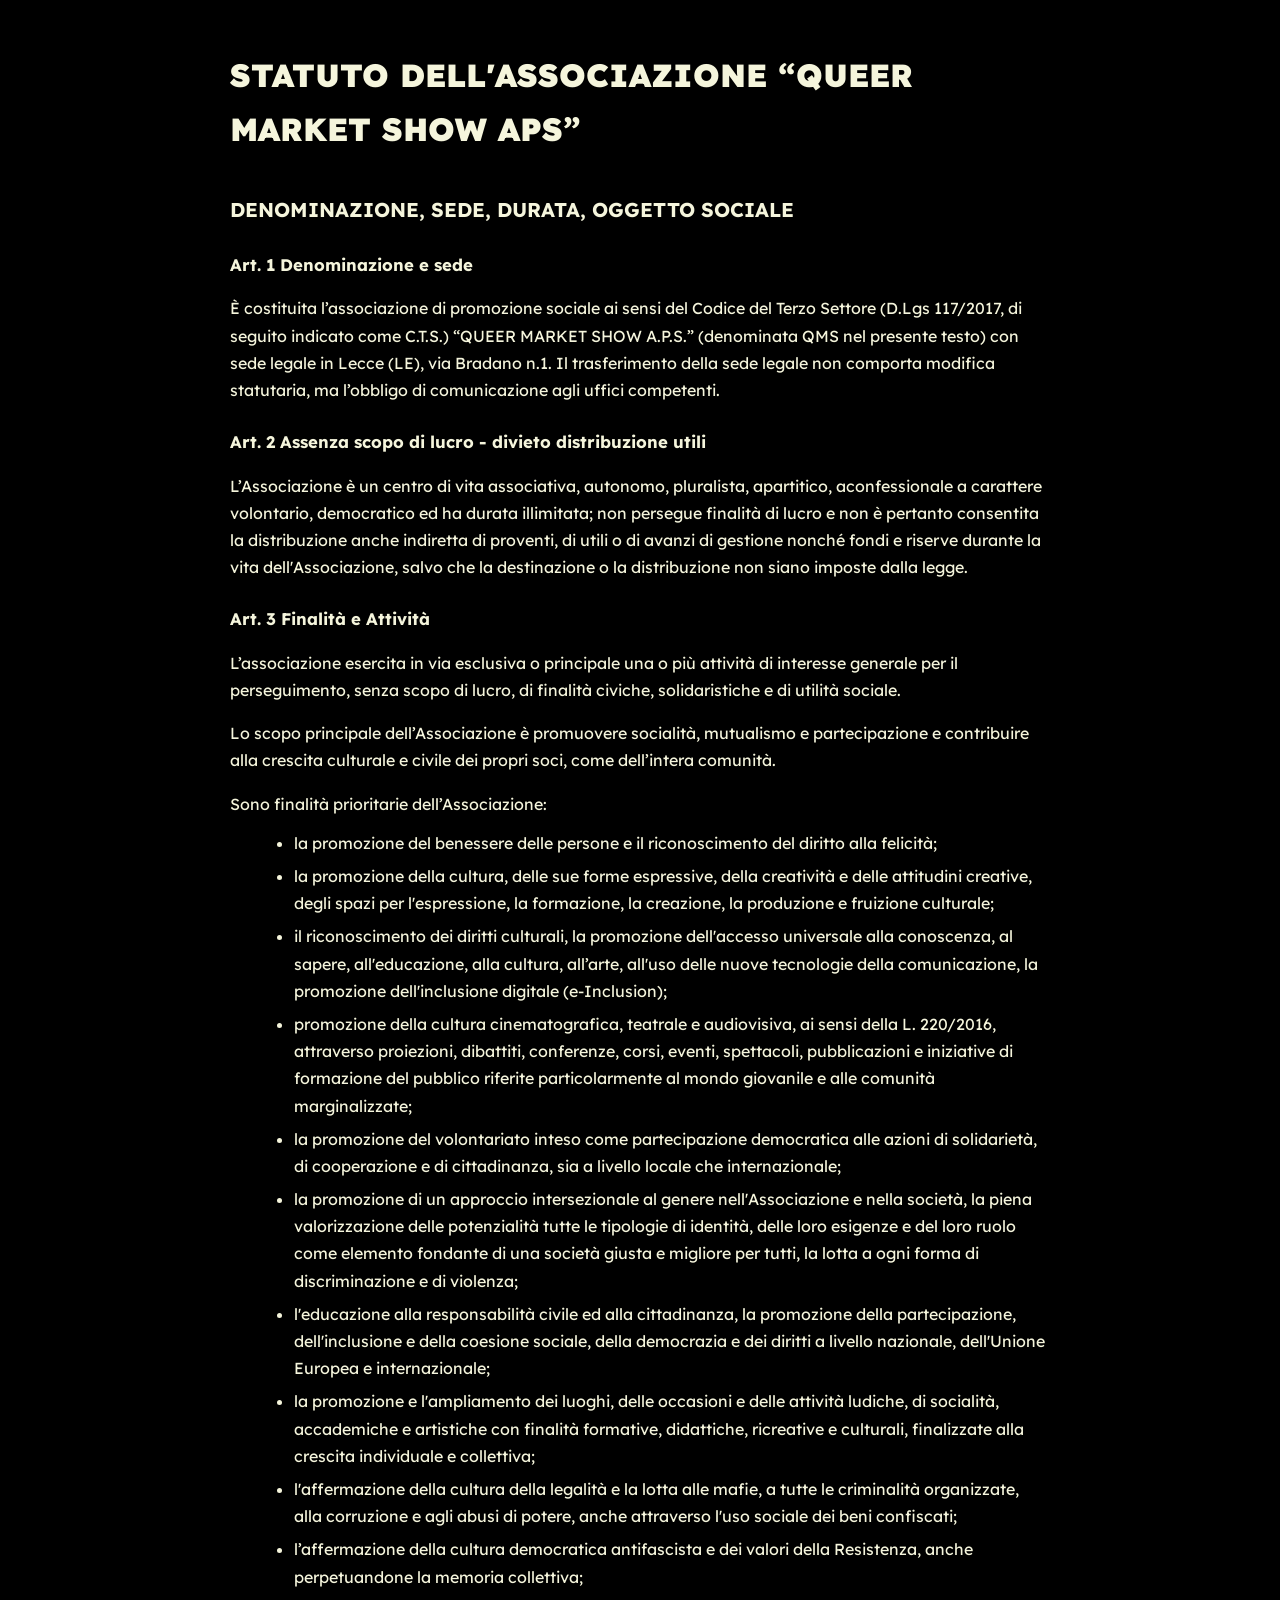
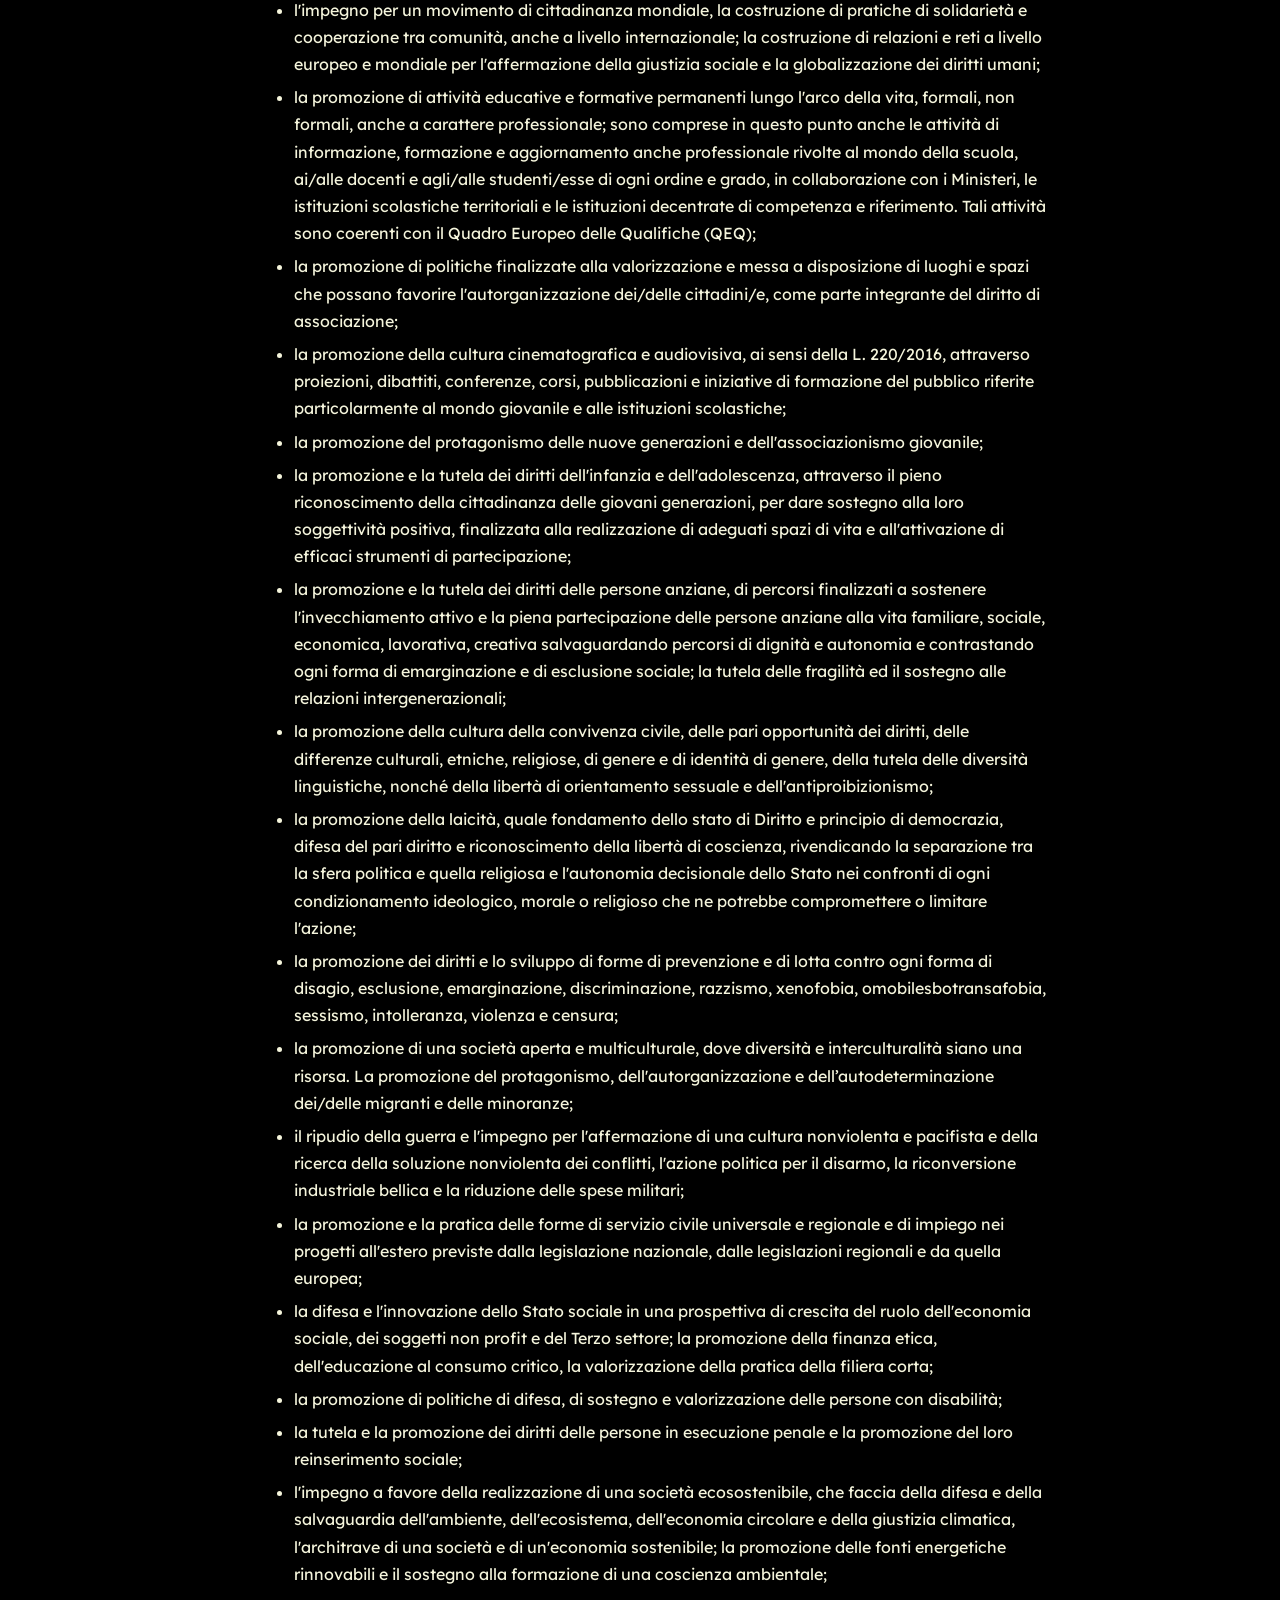
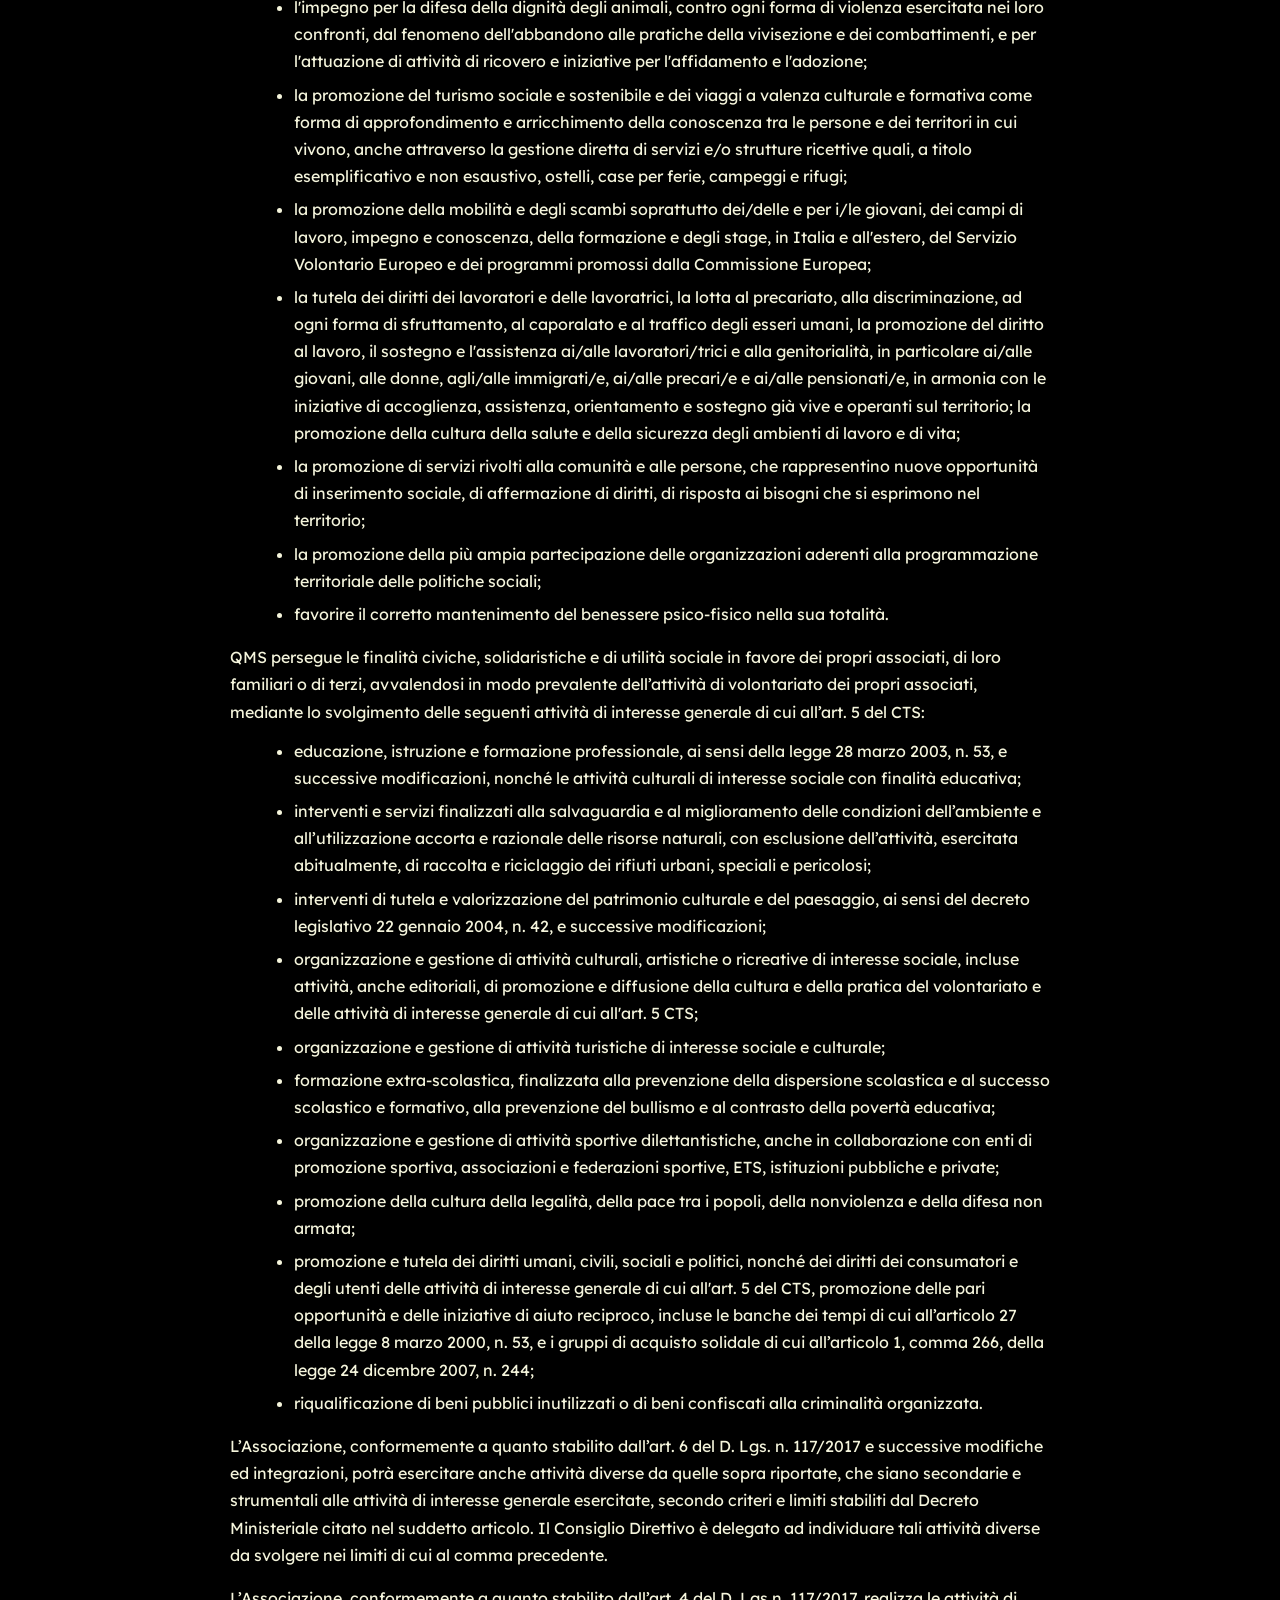
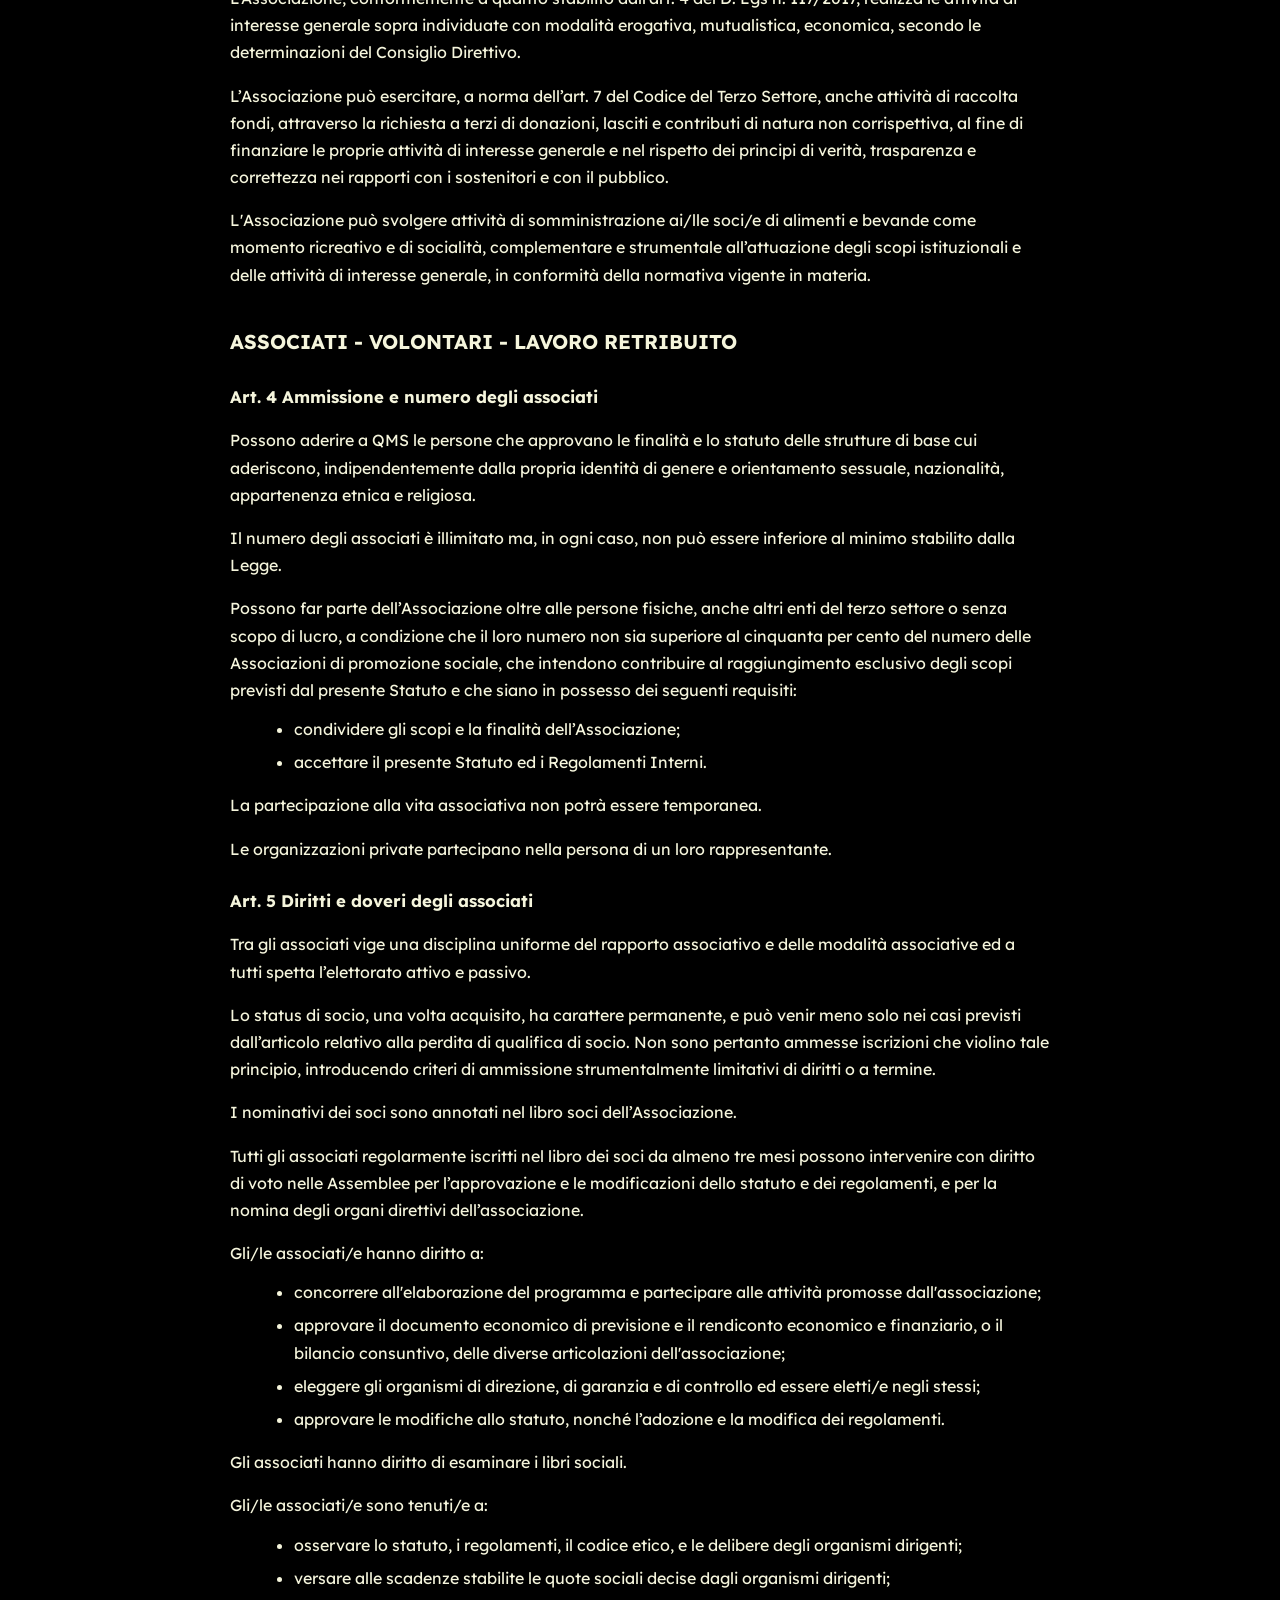
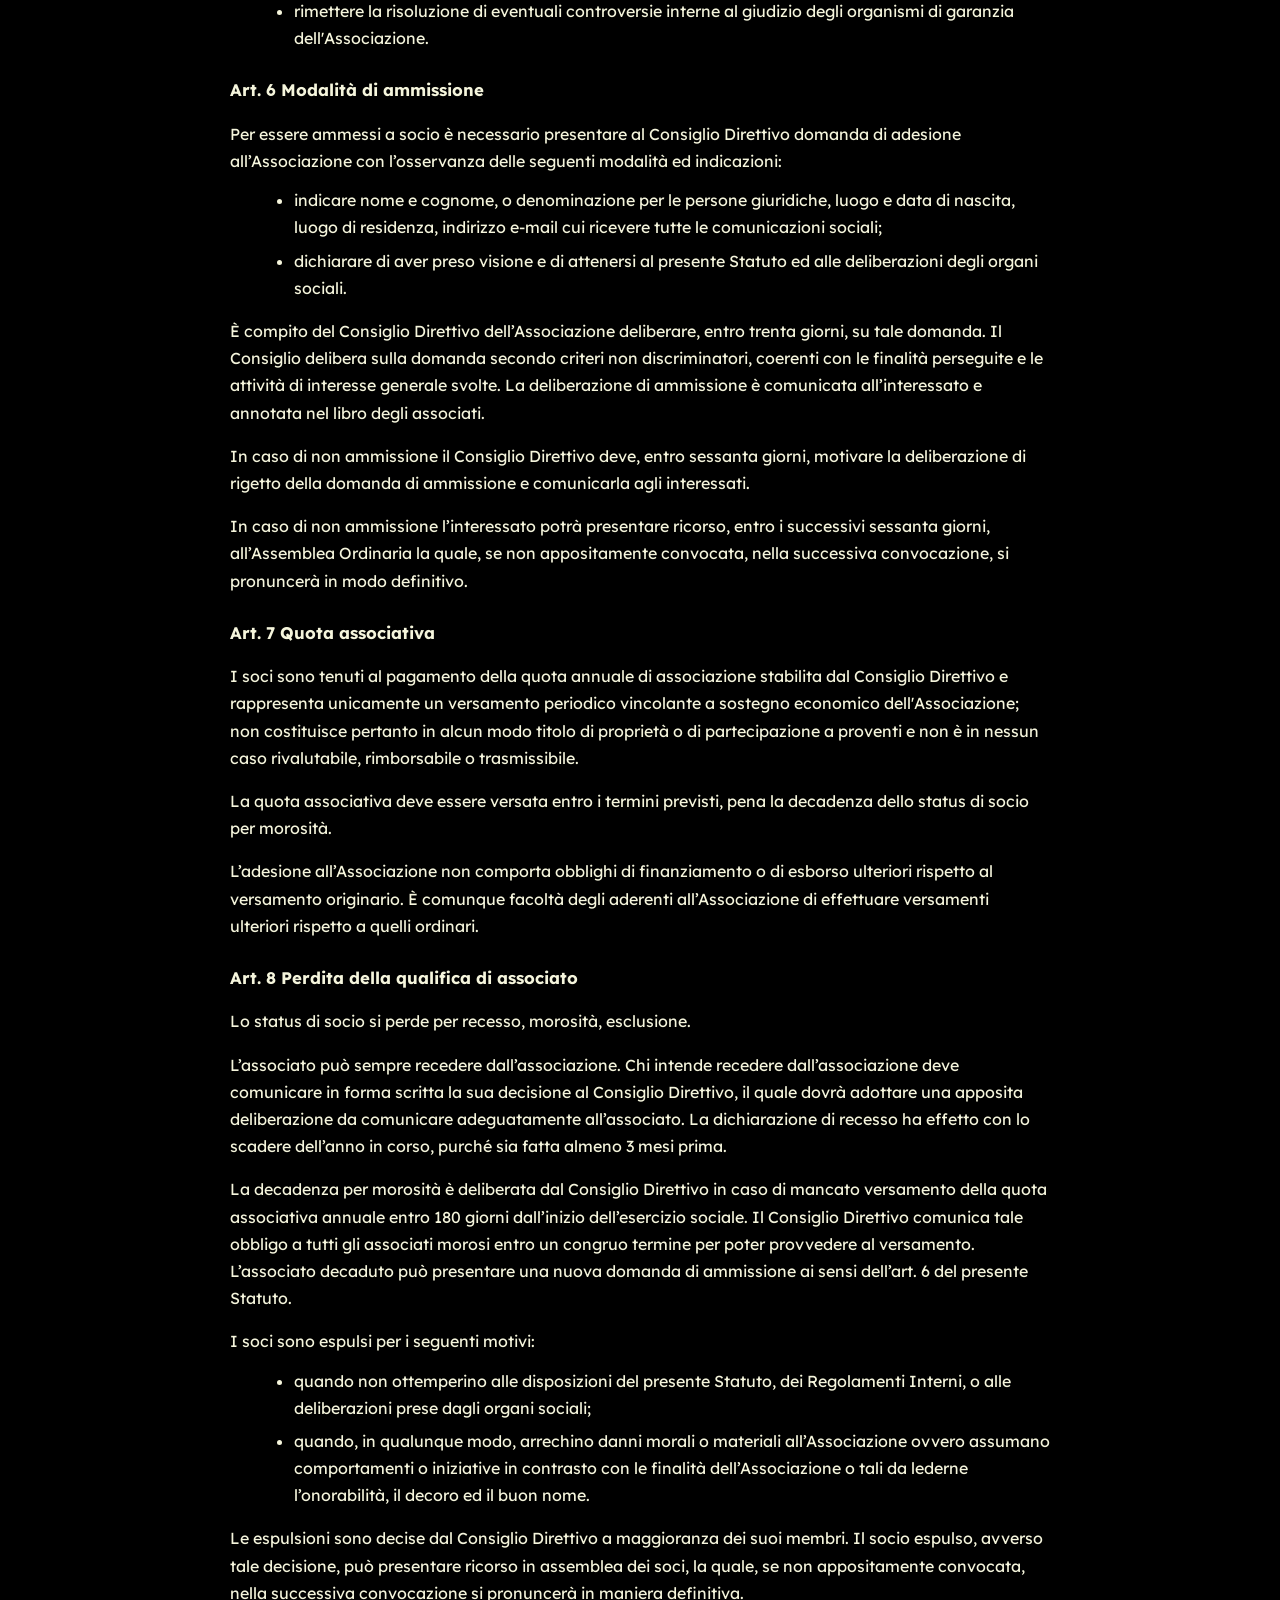
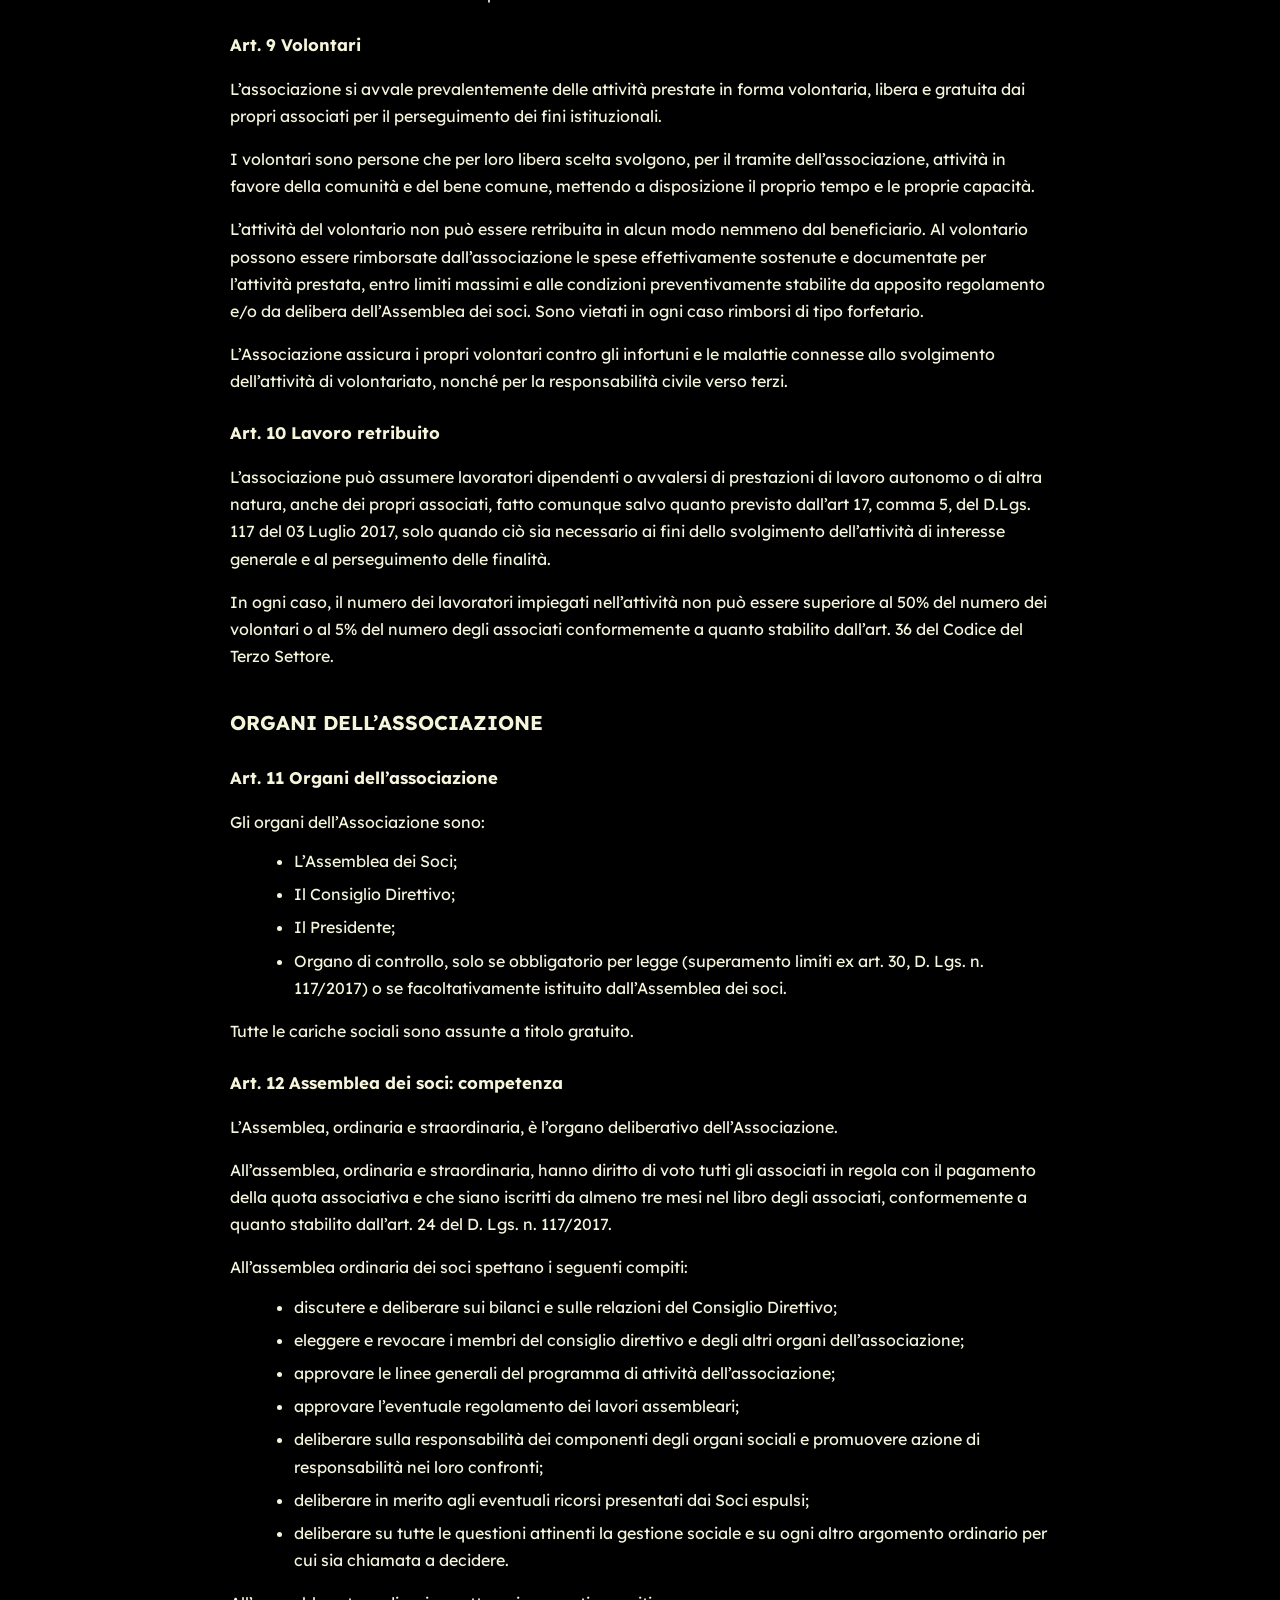
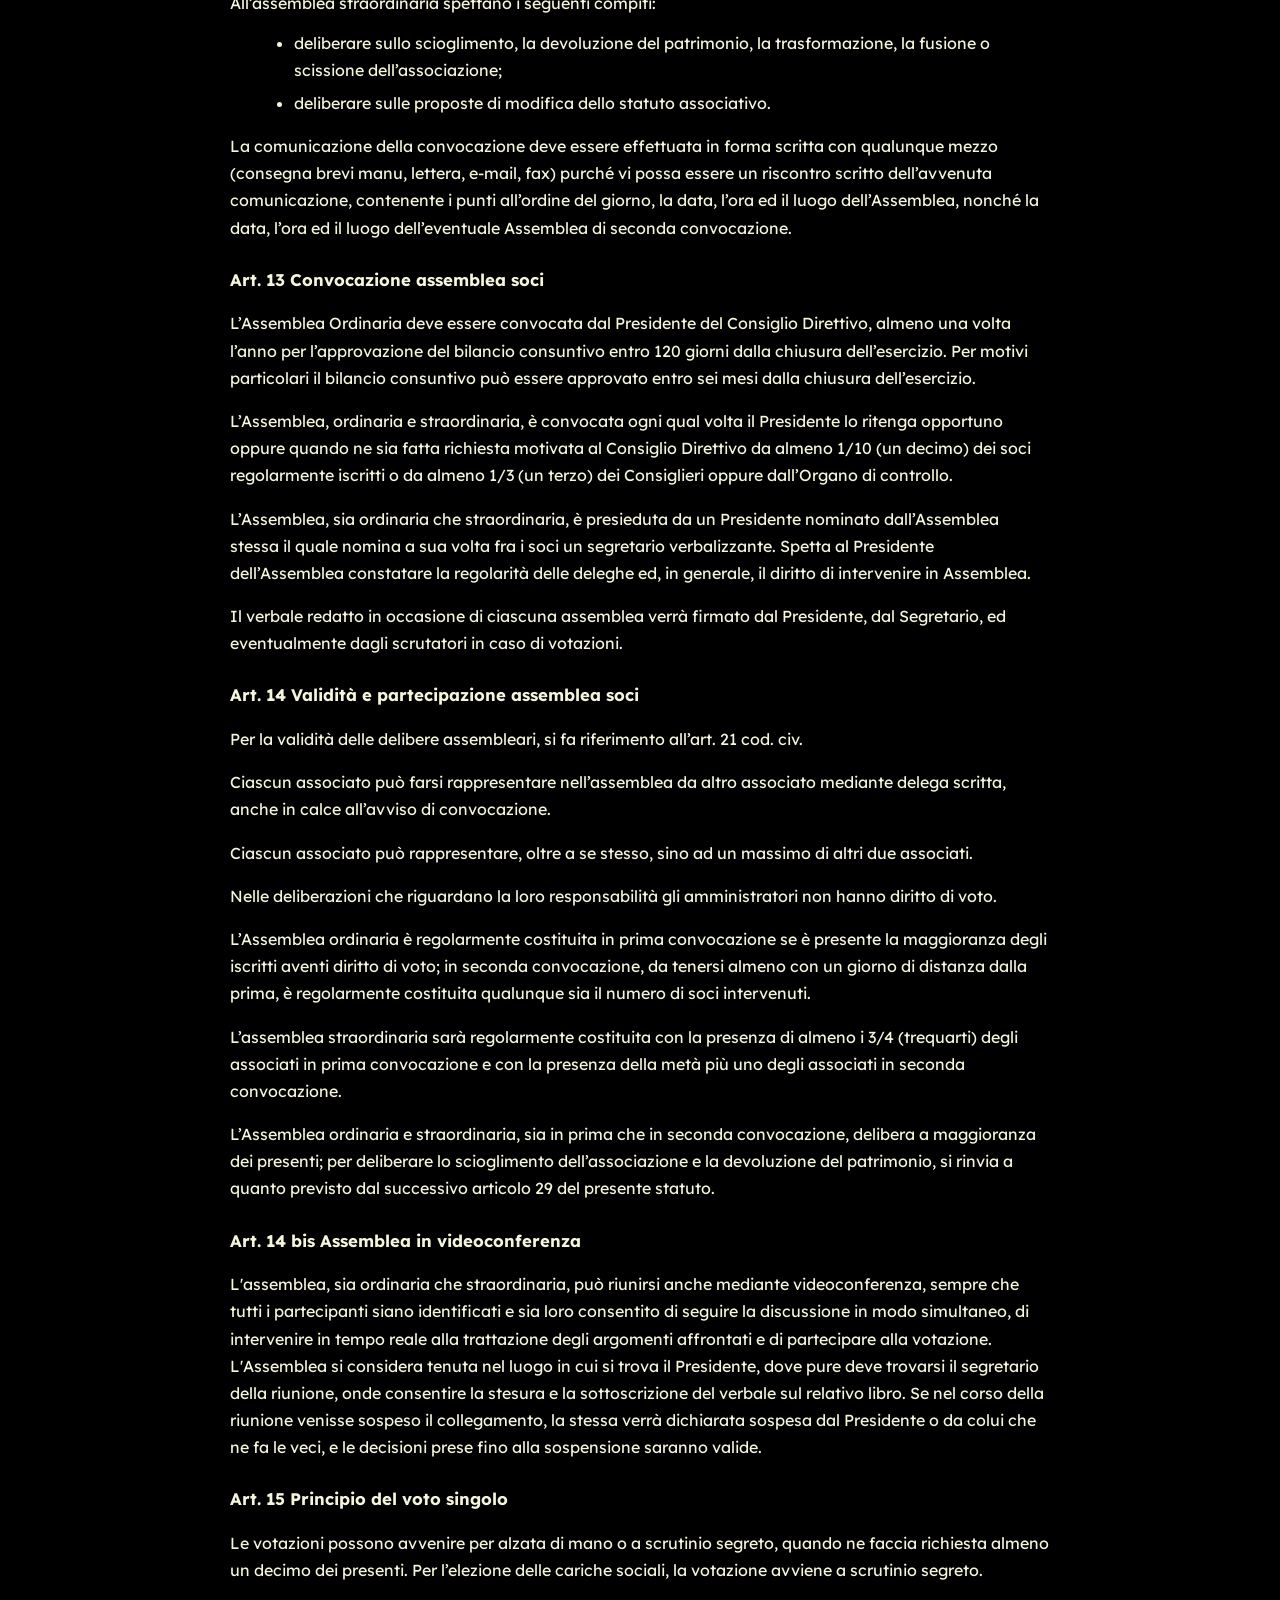
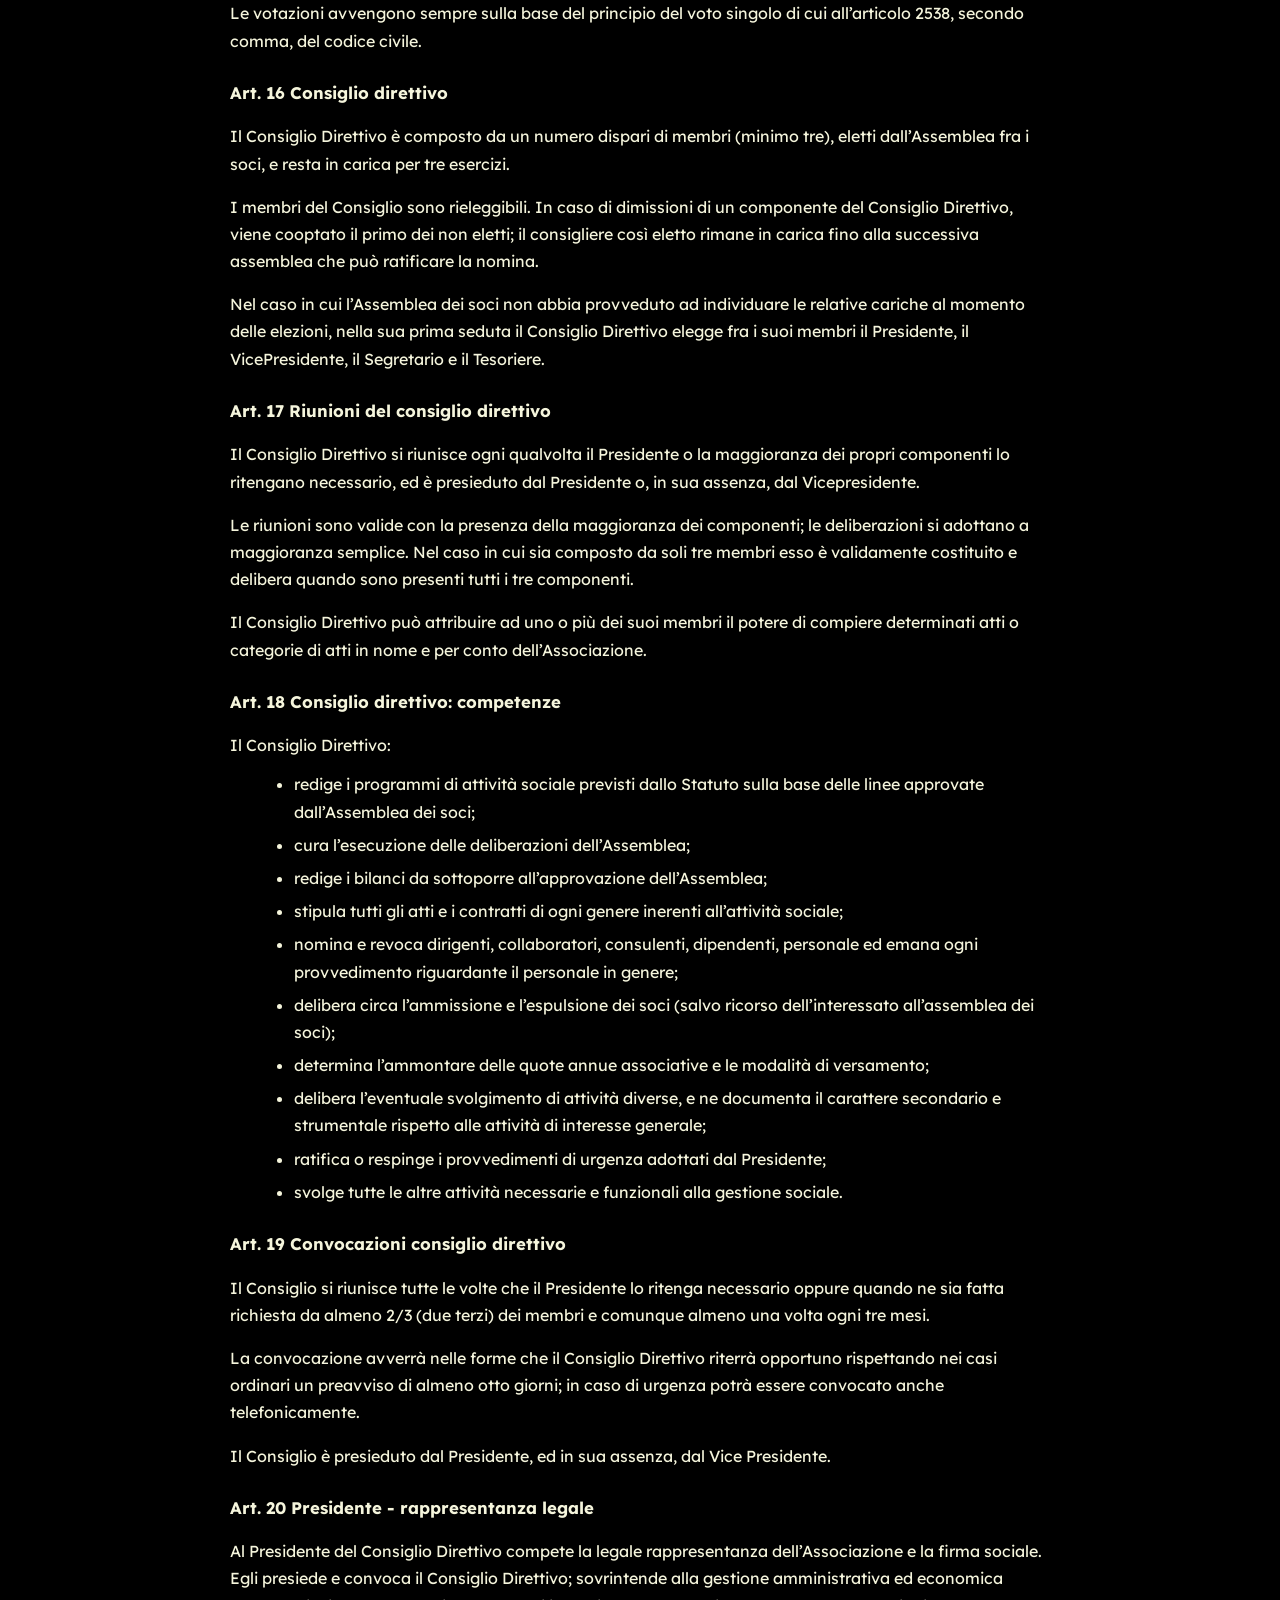
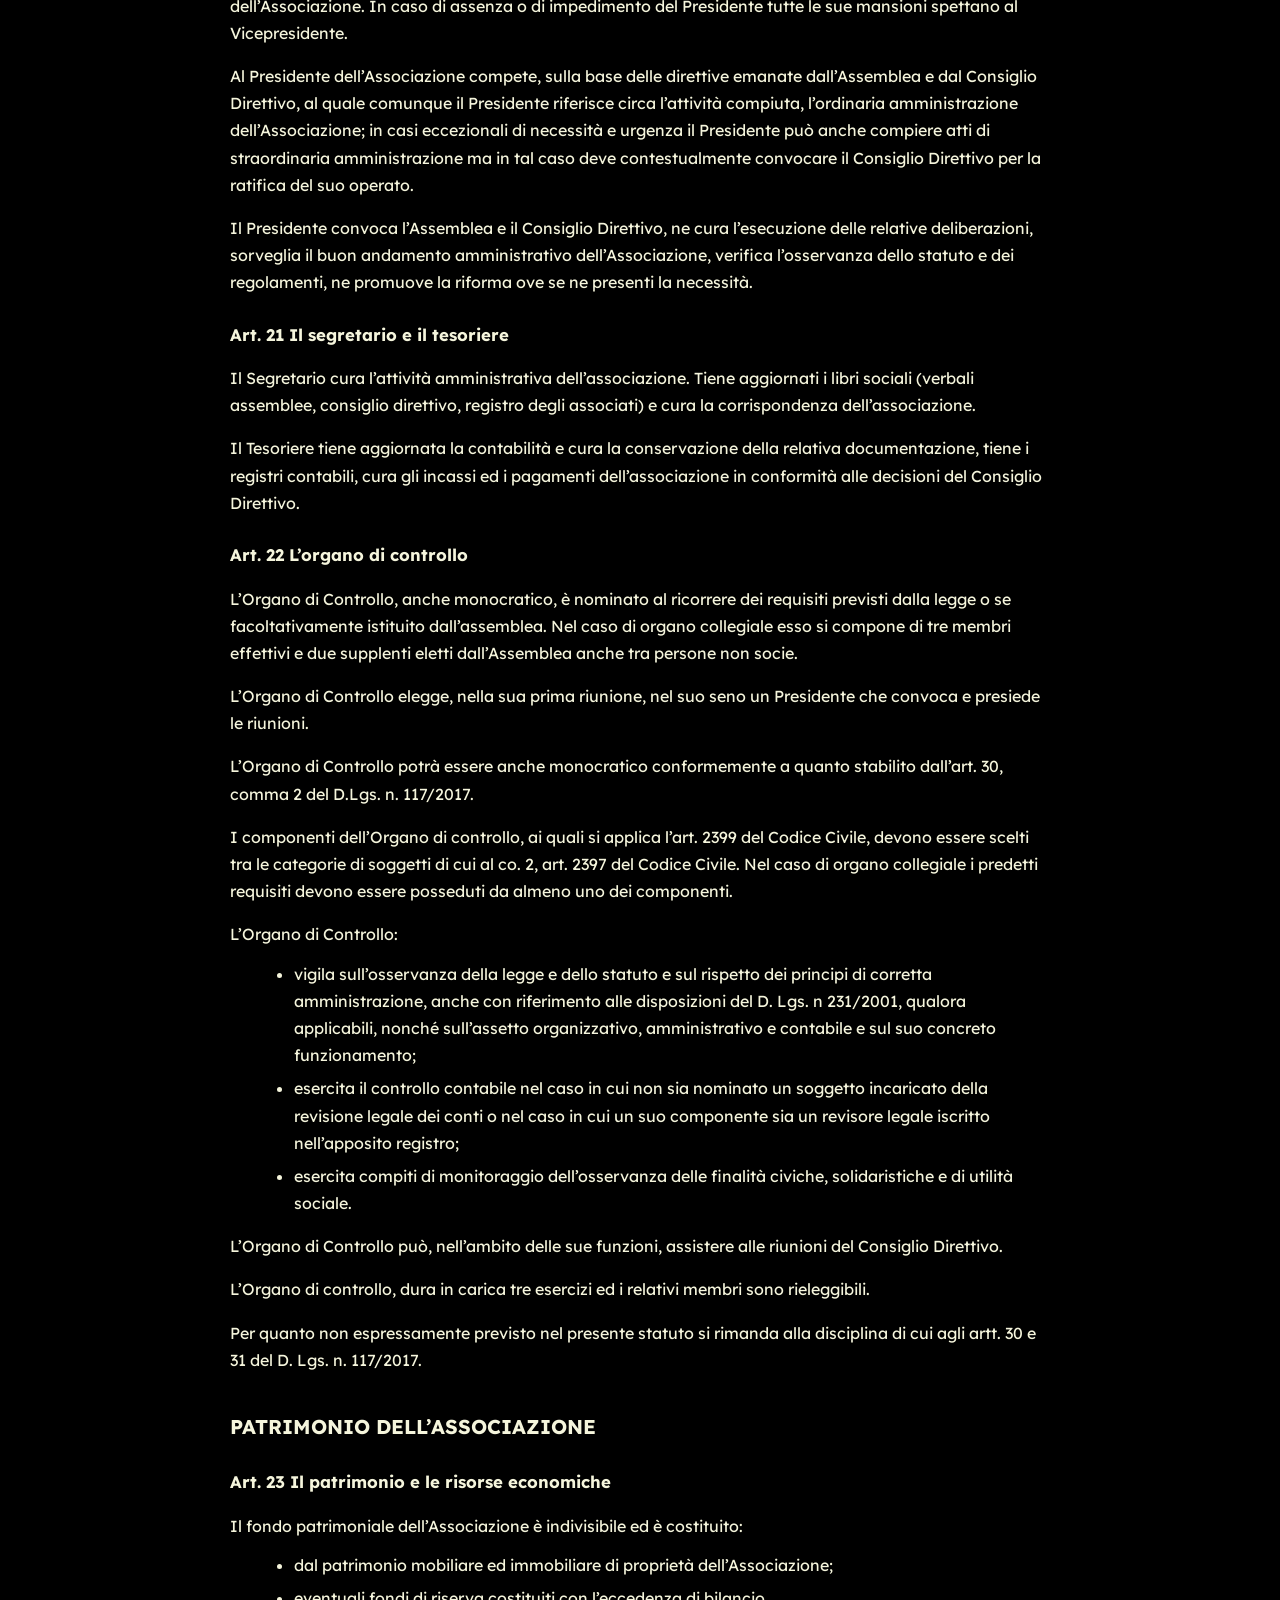
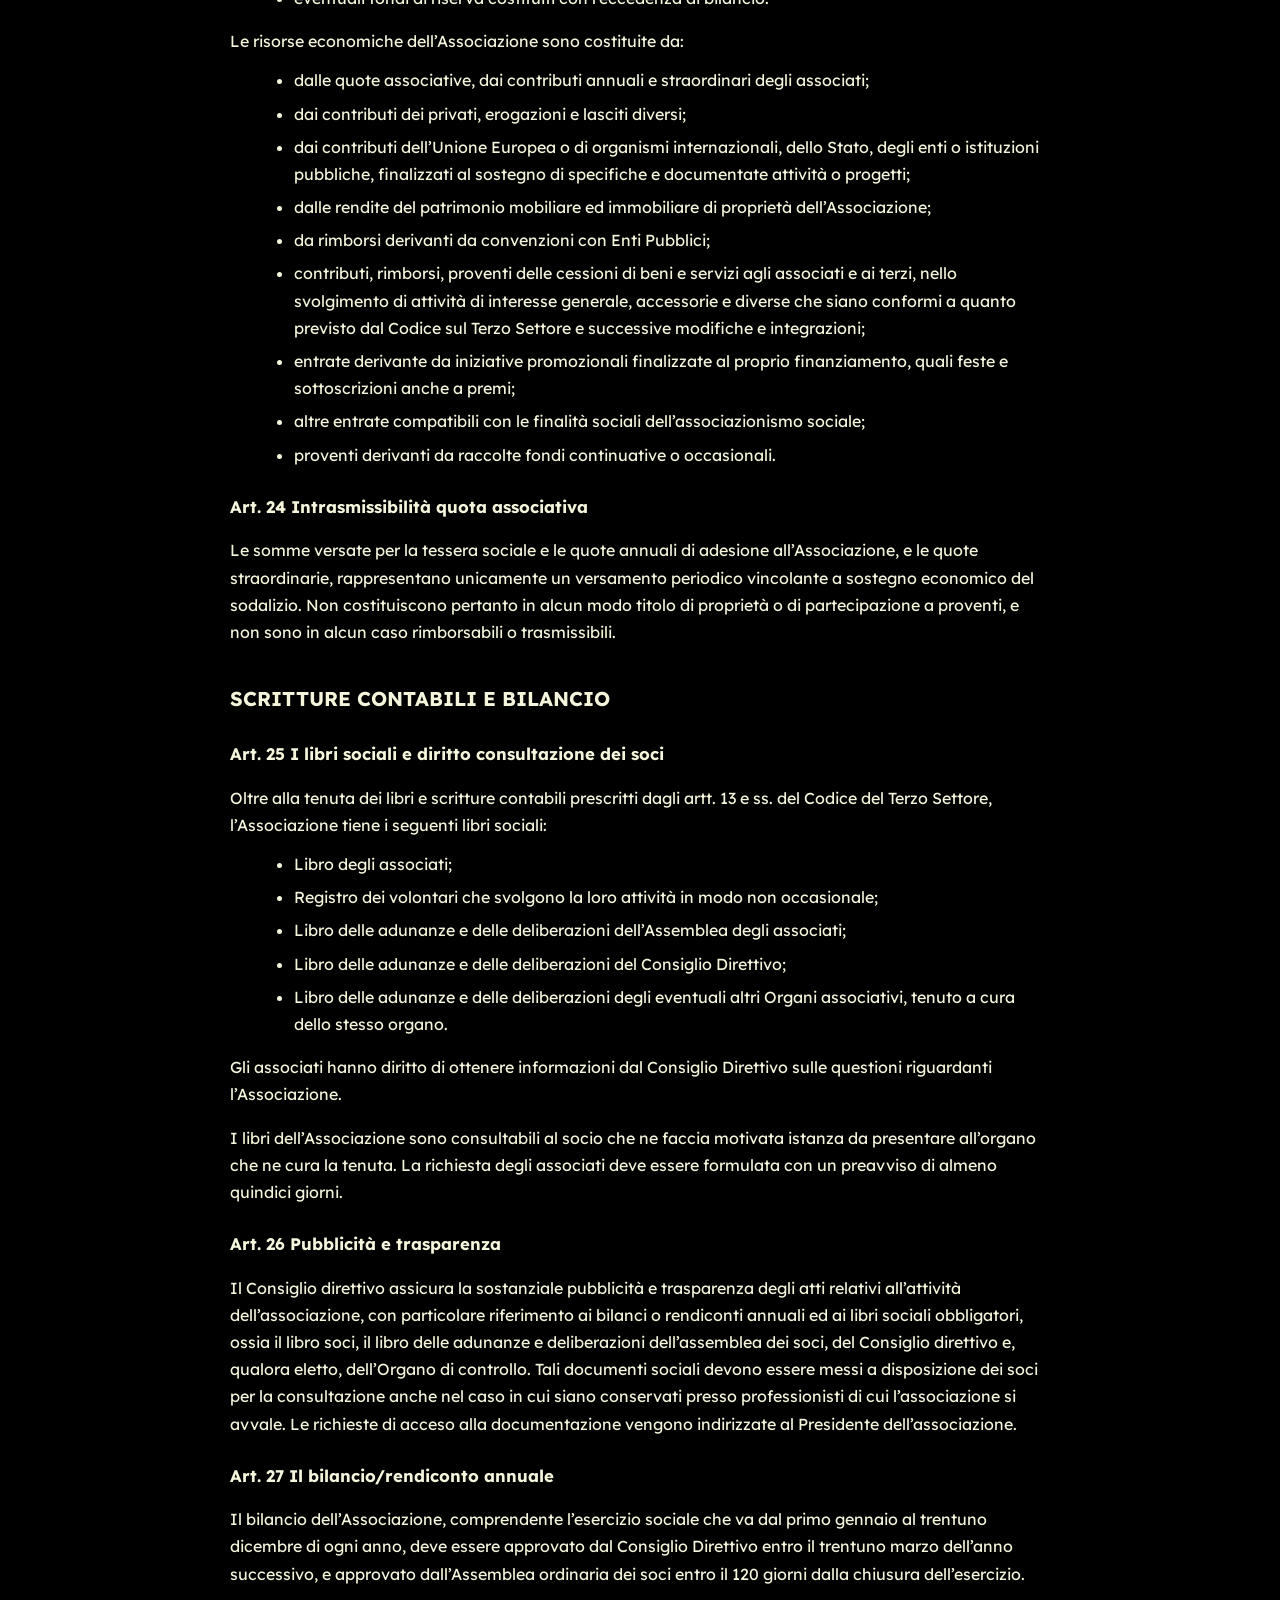
<file: statuto.html>
<!DOCTYPE html>
<html lang="it">
<head>
  <meta charset="UTF-8" />
  <meta name="viewport" content="width=device-width, initial-scale=1.0" />
  <title>Statuto - Queer Market Show APS</title>

  <link rel="icon" href="images/logo-qms.ico" type="image/x-icon" />
  <link href="https://fonts.googleapis.com/css2?family=Lexend:wght@400;700;900&display=swap" rel="stylesheet">
  <link rel="stylesheet"
        href="https://cdnjs.cloudflare.com/ajax/libs/font-awesome/6.4.0/css/all.min.css"
        crossorigin="anonymous" referrerpolicy="no-referrer" />
  <link rel="stylesheet" href="style.css" />
  <link rel="stylesheet" href="fix.css" />

  <style>
    .statuto-container {
      max-width: 860px;
      margin: 48px auto;
      padding: 0 20px;
      font-family: 'Lexend', sans-serif;
      line-height: 1.7;
    }
    .statuto-container h1 {
      font-size: 2rem;
      font-weight: 900;
      margin-bottom: 8px;
    }
    .statuto-container h2 {
      font-size: 1.25rem;
      font-weight: 700;
      margin-top: 36px;
      margin-bottom: 12px;
      text-transform: uppercase;
    }
    .statuto-container h3 {
      font-size: 1.05rem;
      font-weight: 700;
      margin-top: 24px;
      margin-bottom: 8px;
    }
    .statuto-container p {
      margin-bottom: 12px;
    }
    .statuto-container ul {
      margin: 8px 0 16px 24px;
    }
    .statuto-container li {
      margin-bottom: 6px;
    }
  </style>
</head>
<body>

  <main class="statuto-container">
    <h1>STATUTO DELL'ASSOCIAZIONE “QUEER MARKET SHOW APS”</h1>

    <h2>DENOMINAZIONE, SEDE, DURATA, OGGETTO SOCIALE</h2>

    <h3>Art. 1 Denominazione e sede</h3>
    <p>È costituita l’associazione di promozione sociale ai sensi del Codice del Terzo Settore (D.Lgs 117/2017, di seguito indicato come C.T.S.) “QUEER MARKET SHOW A.P.S.” (denominata QMS nel presente testo) con sede legale in Lecce (LE), via Bradano n.1. Il trasferimento della sede legale non comporta modifica statutaria, ma l’obbligo di comunicazione agli uffici competenti.</p>

    <h3>Art. 2 Assenza scopo di lucro - divieto distribuzione utili</h3>
    <p>L’Associazione è un centro di vita associativa, autonomo, pluralista, apartitico, aconfessionale a carattere volontario, democratico ed ha durata illimitata; non persegue finalità di lucro e non è pertanto consentita la distribuzione anche indiretta di proventi, di utili o di avanzi di gestione nonché fondi e riserve durante la vita dell'Associazione, salvo che la destinazione o la distribuzione non siano imposte dalla legge.</p>

    <h3>Art. 3 Finalità e Attività</h3>
    <p>L’associazione esercita in via esclusiva o principale una o più attività di interesse generale per il perseguimento, senza scopo di lucro, di finalità civiche, solidaristiche e di utilità sociale.</p>
    <p>Lo scopo principale dell’Associazione è promuovere socialità, mutualismo e partecipazione e contribuire alla crescita culturale e civile dei propri soci, come dell’intera comunità.</p>
    <p>Sono finalità prioritarie dell’Associazione:</p>
    <ul>
      <li>la promozione del benessere delle persone e il riconoscimento del diritto alla felicità;</li>
      <li>la promozione della cultura, delle sue forme espressive, della creatività e delle attitudini creative, degli spazi per l'espressione, la formazione, la creazione, la produzione e fruizione culturale;</li>
      <li>il riconoscimento dei diritti culturali, la promozione dell'accesso universale alla conoscenza, al sapere, all'educazione, alla cultura, all’arte, all'uso delle nuove tecnologie della comunicazione, la promozione dell'inclusione digitale (e-Inclusion);</li>
      <li>promozione della cultura cinematografica, teatrale e audiovisiva, ai sensi della L. 220/2016, attraverso proiezioni, dibattiti, conferenze, corsi, eventi, spettacoli, pubblicazioni e iniziative di formazione del pubblico riferite particolarmente al mondo giovanile e alle comunità marginalizzate;</li>
      <li>la promozione del volontariato inteso come partecipazione democratica alle azioni di solidarietà, di cooperazione e di cittadinanza, sia a livello locale che internazionale;</li>
      <li>la promozione di un approccio intersezionale al genere nell'Associazione e nella società, la piena valorizzazione delle potenzialità tutte le tipologie di identità, delle loro esigenze e del loro ruolo come elemento fondante di una società giusta e migliore per tutti, la lotta a ogni forma di discriminazione e di violenza;</li>
      <li>l'educazione alla responsabilità civile ed alla cittadinanza, la promozione della partecipazione, dell'inclusione e della coesione sociale, della democrazia e dei diritti a livello nazionale, dell'Unione Europea e internazionale;</li>
      <li>la promozione e l'ampliamento dei luoghi, delle occasioni e delle attività ludiche, di socialità, accademiche e artistiche con finalità formative, didattiche, ricreative e culturali, finalizzate alla crescita individuale e collettiva;</li>
      <li>l'affermazione della cultura della legalità e la lotta alle mafie, a tutte le criminalità organizzate, alla corruzione e agli abusi di potere, anche attraverso l'uso sociale dei beni confiscati;</li>
      <li>l’affermazione della cultura democratica antifascista e dei valori della Resistenza, anche perpetuandone la memoria collettiva;</li>
      <li>l'impegno per un movimento di cittadinanza mondiale, la costruzione di pratiche di solidarietà e cooperazione tra comunità, anche a livello internazionale; la costruzione di relazioni e reti a livello europeo e mondiale per l'affermazione della giustizia sociale e la globalizzazione dei diritti umani;</li>
      <li>la promozione di attività educative e formative permanenti lungo l'arco della vita, formali, non formali, anche a carattere professionale; sono comprese in questo punto anche le attività di informazione, formazione e aggiornamento anche professionale rivolte al mondo della scuola, ai/alle docenti e agli/alle studenti/esse di ogni ordine e grado, in collaborazione con i Ministeri, le istituzioni scolastiche territoriali e le istituzioni decentrate di competenza e riferimento. Tali attività sono coerenti con il Quadro Europeo delle Qualifiche (QEQ);</li>
      <li>la promozione di politiche finalizzate alla valorizzazione e messa a disposizione di luoghi e spazi che possano favorire l'autorganizzazione dei/delle cittadini/e, come parte integrante del diritto di associazione;</li>
      <li>la promozione della cultura cinematografica e audiovisiva, ai sensi della L. 220/2016, attraverso proiezioni, dibattiti, conferenze, corsi, pubblicazioni e iniziative di formazione del pubblico riferite particolarmente al mondo giovanile e alle istituzioni scolastiche;</li>
      <li>la promozione del protagonismo delle nuove generazioni e dell'associazionismo giovanile;</li>
      <li>la promozione e la tutela dei diritti dell'infanzia e dell'adolescenza, attraverso il pieno riconoscimento della cittadinanza delle giovani generazioni, per dare sostegno alla loro soggettività positiva, finalizzata alla realizzazione di adeguati spazi di vita e all'attivazione di efficaci strumenti di partecipazione;</li>
      <li>la promozione e la tutela dei diritti delle persone anziane, di percorsi finalizzati a sostenere l'invecchiamento attivo e la piena partecipazione delle persone anziane alla vita familiare, sociale, economica, lavorativa, creativa salvaguardando percorsi di dignità e autonomia e contrastando ogni forma di emarginazione e di esclusione sociale; la tutela delle fragilità ed il sostegno alle relazioni intergenerazionali;</li>
      <li>la promozione della cultura della convivenza civile, delle pari opportunità dei diritti, delle differenze culturali, etniche, religiose, di genere e di identità di genere, della tutela delle diversità linguistiche, nonché della libertà di orientamento sessuale e dell'antiproibizionismo;</li>
      <li>la promozione della laicità, quale fondamento dello stato di Diritto e principio di democrazia, difesa del pari diritto e riconoscimento della libertà di coscienza, rivendicando la separazione tra la sfera politica e quella religiosa e l'autonomia decisionale dello Stato nei confronti di ogni condizionamento ideologico, morale o religioso che ne potrebbe compromettere o limitare l'azione;</li>
      <li>la promozione dei diritti e lo sviluppo di forme di prevenzione e di lotta contro ogni forma di disagio, esclusione, emarginazione, discriminazione, razzismo, xenofobia, omobilesbotransafobia, sessismo, intolleranza, violenza e censura;</li>
      <li>la promozione di una società aperta e multiculturale, dove diversità e interculturalità siano una risorsa. La promozione del protagonismo, dell'autorganizzazione e dell’autodeterminazione dei/delle migranti e delle minoranze;</li>
      <li>il ripudio della guerra e l'impegno per l'affermazione di una cultura nonviolenta e pacifista e della ricerca della soluzione nonviolenta dei conflitti, l'azione politica per il disarmo, la riconversione industriale bellica e la riduzione delle spese militari;</li>
      <li>la promozione e la pratica delle forme di servizio civile universale e regionale e di impiego nei progetti all'estero previste dalla legislazione nazionale, dalle legislazioni regionali e da quella europea;</li>
      <li>la difesa e l'innovazione dello Stato sociale in una prospettiva di crescita del ruolo dell'economia sociale, dei soggetti non profit e del Terzo settore; la promozione della finanza etica, dell'educazione al consumo critico, la valorizzazione della pratica della filiera corta;</li>
      <li>la promozione di politiche di difesa, di sostegno e valorizzazione delle persone con disabilità;</li>
      <li>la tutela e la promozione dei diritti delle persone in esecuzione penale e la promozione del loro reinserimento sociale;</li>
      <li>l'impegno a favore della realizzazione di una società ecosostenibile, che faccia della difesa e della salvaguardia dell'ambiente, dell'ecosistema, dell'economia circolare e della giustizia climatica, l'architrave di una società e di un'economia sostenibile; la promozione delle fonti energetiche rinnovabili e il sostegno alla formazione di una coscienza ambientale;</li>
      <li>l'impegno per la difesa della dignità degli animali, contro ogni forma di violenza esercitata nei loro confronti, dal fenomeno dell'abbandono alle pratiche della vivisezione e dei combattimenti, e per l'attuazione di attività di ricovero e iniziative per l'affidamento e l'adozione;</li>
      <li>la promozione del turismo sociale e sostenibile e dei viaggi a valenza culturale e formativa come forma di approfondimento e arricchimento della conoscenza tra le persone e dei territori in cui vivono, anche attraverso la gestione diretta di servizi e/o strutture ricettive quali, a titolo esemplificativo e non esaustivo, ostelli, case per ferie, campeggi e rifugi;</li>
      <li>la promozione della mobilità e degli scambi soprattutto dei/delle e per i/le giovani, dei campi di lavoro, impegno e conoscenza, della formazione e degli stage, in Italia e all'estero, del Servizio Volontario Europeo e dei programmi promossi dalla Commissione Europea;</li>
      <li>la tutela dei diritti dei lavoratori e delle lavoratrici, la lotta al precariato, alla discriminazione, ad ogni forma di sfruttamento, al caporalato e al traffico degli esseri umani, la promozione del diritto al lavoro, il sostegno e l'assistenza ai/alle lavoratori/trici e alla genitorialità, in particolare ai/alle giovani, alle donne, agli/alle immigrati/e, ai/alle precari/e e ai/alle pensionati/e, in armonia con le iniziative di accoglienza, assistenza, orientamento e sostegno già vive e operanti sul territorio; la promozione della cultura della salute e della sicurezza degli ambienti di lavoro e di vita;</li>
      <li>la promozione di servizi rivolti alla comunità e alle persone, che rappresentino nuove opportunità di inserimento sociale, di affermazione di diritti, di risposta ai bisogni che si esprimono nel territorio;</li>
      <li>la promozione della più ampia partecipazione delle organizzazioni aderenti alla programmazione territoriale delle politiche sociali;</li>
      <li>favorire il corretto mantenimento del benessere psico‐fisico nella sua totalità.</li>
    </ul>

    <p>QMS persegue le finalità civiche, solidaristiche e di utilità sociale in favore dei propri associati, di loro familiari o di terzi, avvalendosi in modo prevalente dell’attività di volontariato dei propri associati, mediante lo svolgimento delle seguenti attività di interesse generale di cui all’art. 5 del CTS:</p>
    <ul>
      <li>educazione, istruzione e formazione professionale, ai sensi della legge 28 marzo 2003, n. 53, e successive modificazioni, nonché le attività culturali di interesse sociale con finalità educativa;</li>
      <li>interventi e servizi finalizzati alla salvaguardia e al miglioramento delle condizioni dell’ambiente e all’utilizzazione accorta e razionale delle risorse naturali, con esclusione dell’attività, esercitata abitualmente, di raccolta e riciclaggio dei rifiuti urbani, speciali e pericolosi;</li>
      <li>interventi di tutela e valorizzazione del patrimonio culturale e del paesaggio, ai sensi del decreto legislativo 22 gennaio 2004, n. 42, e successive modificazioni;</li>
      <li>organizzazione e gestione di attività culturali, artistiche o ricreative di interesse sociale, incluse attività, anche editoriali, di promozione e diffusione della cultura e della pratica del volontariato e delle attività di interesse generale di cui all'art. 5 CTS;</li>
      <li>organizzazione e gestione di attività turistiche di interesse sociale e culturale;</li>
      <li>formazione extra-scolastica, finalizzata alla prevenzione della dispersione scolastica e al successo scolastico e formativo, alla prevenzione del bullismo e al contrasto della povertà educativa;</li>
      <li>organizzazione e gestione di attività sportive dilettantistiche, anche in collaborazione con enti di promozione sportiva, associazioni e federazioni sportive, ETS, istituzioni pubbliche e private;</li>
      <li>promozione della cultura della legalità, della pace tra i popoli, della nonviolenza e della difesa non armata;</li>
      <li>promozione e tutela dei diritti umani, civili, sociali e politici, nonché dei diritti dei consumatori e degli utenti delle attività di interesse generale di cui all'art. 5 del CTS, promozione delle pari opportunità e delle iniziative di aiuto reciproco, incluse le banche dei tempi di cui all’articolo 27 della legge 8 marzo 2000, n. 53, e i gruppi di acquisto solidale di cui all’articolo 1, comma 266, della legge 24 dicembre 2007, n. 244;</li>
      <li>riqualificazione di beni pubblici inutilizzati o di beni confiscati alla criminalità organizzata.</li>
    </ul>

    <p>L’Associazione, conformemente a quanto stabilito dall’art. 6 del D. Lgs. n. 117/2017 e successive modifiche ed integrazioni, potrà esercitare anche attività diverse da quelle sopra riportate, che siano secondarie e strumentali alle attività di interesse generale esercitate, secondo criteri e limiti stabiliti dal Decreto Ministeriale citato nel suddetto articolo. Il Consiglio Direttivo è delegato ad individuare tali attività diverse da svolgere nei limiti di cui al comma precedente.</p>
    <p>L’Associazione, conformemente a quanto stabilito dall’art. 4 del D. Lgs n. 117/2017, realizza le attività di interesse generale sopra individuate con modalità erogativa, mutualistica, economica, secondo le determinazioni del Consiglio Direttivo.</p>
    <p>L’Associazione può esercitare, a norma dell’art. 7 del Codice del Terzo Settore, anche attività di raccolta fondi, attraverso la richiesta a terzi di donazioni, lasciti e contributi di natura non corrispettiva, al fine di finanziare le proprie attività di interesse generale e nel rispetto dei principi di verità, trasparenza e correttezza nei rapporti con i sostenitori e con il pubblico.</p>
    <p>L'Associazione può svolgere attività di somministrazione ai/lle soci/e di alimenti e bevande come momento ricreativo e di socialità, complementare e strumentale all’attuazione degli scopi istituzionali e delle attività di interesse generale, in conformità della normativa vigente in materia.</p>

    <h2>ASSOCIATI - VOLONTARI - LAVORO RETRIBUITO</h2>

    <h3>Art. 4 Ammissione e numero degli associati</h3>
    <p>Possono aderire a QMS le persone che approvano le finalità e lo statuto delle strutture di base cui aderiscono, indipendentemente dalla propria identità di genere e orientamento sessuale, nazionalità, appartenenza etnica e religiosa.</p>
    <p>Il numero degli associati è illimitato ma, in ogni caso, non può essere inferiore al minimo stabilito dalla Legge.</p>
    <p>Possono far parte dell’Associazione oltre alle persone fisiche, anche altri enti del terzo settore o senza scopo di lucro, a condizione che il loro numero non sia superiore al cinquanta per cento del numero delle Associazioni di promozione sociale, che intendono contribuire al raggiungimento esclusivo degli scopi previsti dal presente Statuto e che siano in possesso dei seguenti requisiti:</p>
    <ul>
      <li>condividere gli scopi e la finalità dell’Associazione;</li>
      <li>accettare il presente Statuto ed i Regolamenti Interni.</li>
    </ul>
    <p>La partecipazione alla vita associativa non potrà essere temporanea.</p>
    <p>Le organizzazioni private partecipano nella persona di un loro rappresentante.</p>

    <h3>Art. 5 Diritti e doveri degli associati</h3>
    <p>Tra gli associati vige una disciplina uniforme del rapporto associativo e delle modalità associative ed a tutti spetta l’elettorato attivo e passivo.</p>
    <p>Lo status di socio, una volta acquisito, ha carattere permanente, e può venir meno solo nei casi previsti dall’articolo relativo alla perdita di qualifica di socio. Non sono pertanto ammesse iscrizioni che violino tale principio, introducendo criteri di ammissione strumentalmente limitativi di diritti o a termine.</p>
    <p>I nominativi dei soci sono annotati nel libro soci dell’Associazione.</p>
    <p>Tutti gli associati regolarmente iscritti nel libro dei soci da almeno tre mesi possono intervenire con diritto di voto nelle Assemblee per l’approvazione e le modificazioni dello statuto e dei regolamenti, e per la nomina degli organi direttivi dell’associazione.</p>
    <p>Gli/le associati/e hanno diritto a:</p>
    <ul>
      <li>concorrere all'elaborazione del programma e partecipare alle attività promosse dall'associazione;</li>
      <li>approvare il documento economico di previsione e il rendiconto economico e finanziario, o il bilancio consuntivo, delle diverse articolazioni dell'associazione;</li>
      <li>eleggere gli organismi di direzione, di garanzia e di controllo ed essere eletti/e negli stessi;</li>
      <li>approvare le modifiche allo statuto, nonché l’adozione e la modifica dei regolamenti.</li>
    </ul>
    <p>Gli associati hanno diritto di esaminare i libri sociali.</p>
    <p>Gli/le associati/e sono tenuti/e a:</p>
    <ul>
      <li>osservare lo statuto, i regolamenti, il codice etico, e le delibere degli organismi dirigenti;</li>
      <li>versare alle scadenze stabilite le quote sociali decise dagli organismi dirigenti;</li>
      <li>rimettere la risoluzione di eventuali controversie interne al giudizio degli organismi di garanzia dell'Associazione.</li>
    </ul>

    <h3>Art. 6 Modalità di ammissione</h3>
    <p>Per essere ammessi a socio è necessario presentare al Consiglio Direttivo domanda di adesione all’Associazione con l’osservanza delle seguenti modalità ed indicazioni:</p>
    <ul>
      <li>indicare nome e cognome, o denominazione per le persone giuridiche, luogo e data di nascita, luogo di residenza, indirizzo e-mail cui ricevere tutte le comunicazioni sociali;</li>
      <li>dichiarare di aver preso visione e di attenersi al presente Statuto ed alle deliberazioni degli organi sociali.</li>
    </ul>
    <p>È compito del Consiglio Direttivo dell’Associazione deliberare, entro trenta giorni, su tale domanda. Il Consiglio delibera sulla domanda secondo criteri non discriminatori, coerenti con le finalità perseguite e le attività di interesse generale svolte. La deliberazione di ammissione è comunicata all’interessato e annotata nel libro degli associati.</p>
    <p>In caso di non ammissione il Consiglio Direttivo deve, entro sessanta giorni, motivare la deliberazione di rigetto della domanda di ammissione e comunicarla agli interessati.</p>
    <p>In caso di non ammissione l’interessato potrà presentare ricorso, entro i successivi sessanta giorni, all’Assemblea Ordinaria la quale, se non appositamente convocata, nella successiva convocazione, si pronuncerà in modo definitivo.</p>

    <h3>Art. 7 Quota associativa</h3>
    <p>I soci sono tenuti al pagamento della quota annuale di associazione stabilita dal Consiglio Direttivo e rappresenta unicamente un versamento periodico vincolante a sostegno economico dell'Associazione; non costituisce pertanto in alcun modo titolo di proprietà o di partecipazione a proventi e non è in nessun caso rivalutabile, rimborsabile o trasmissibile.</p>
    <p>La quota associativa deve essere versata entro i termini previsti, pena la decadenza dello status di socio per morosità.</p>
    <p>L’adesione all’Associazione non comporta obblighi di finanziamento o di esborso ulteriori rispetto al versamento originario. È comunque facoltà degli aderenti all’Associazione di effettuare versamenti ulteriori rispetto a quelli ordinari.</p>

    <h3>Art. 8 Perdita della qualifica di associato</h3>
    <p>Lo status di socio si perde per recesso, morosità, esclusione.</p>
    <p>L’associato può sempre recedere dall’associazione. Chi intende recedere dall’associazione deve comunicare in forma scritta la sua decisione al Consiglio Direttivo, il quale dovrà adottare una apposita deliberazione da comunicare adeguatamente all’associato. La dichiarazione di recesso ha effetto con lo scadere dell’anno in corso, purché sia fatta almeno 3 mesi prima.</p>
    <p>La decadenza per morosità è deliberata dal Consiglio Direttivo in caso di mancato versamento della quota associativa annuale entro 180 giorni dall’inizio dell’esercizio sociale. Il Consiglio Direttivo comunica tale obbligo a tutti gli associati morosi entro un congruo termine per poter provvedere al versamento. L’associato decaduto può presentare una nuova domanda di ammissione ai sensi dell’art. 6 del presente Statuto.</p>
    <p>I soci sono espulsi per i seguenti motivi:</p>
    <ul>
      <li>quando non ottemperino alle disposizioni del presente Statuto, dei Regolamenti Interni, o alle deliberazioni prese dagli organi sociali;</li>
      <li>quando, in qualunque modo, arrechino danni morali o materiali all’Associazione ovvero assumano comportamenti o iniziative in contrasto con le finalità dell’Associazione o tali da lederne l’onorabilità, il decoro ed il buon nome.</li>
    </ul>
    <p>Le espulsioni sono decise dal Consiglio Direttivo a maggioranza dei suoi membri. Il socio espulso, avverso tale decisione, può presentare ricorso in assemblea dei soci, la quale, se non appositamente convocata, nella successiva convocazione si pronuncerà in maniera definitiva.</p>

    <h3>Art. 9 Volontari</h3>
    <p>L’associazione si avvale prevalentemente delle attività prestate in forma volontaria, libera e gratuita dai propri associati per il perseguimento dei fini istituzionali.</p>
    <p>I volontari sono persone che per loro libera scelta svolgono, per il tramite dell’associazione, attività in favore della comunità e del bene comune, mettendo a disposizione il proprio tempo e le proprie capacità.</p>
    <p>L’attività del volontario non può essere retribuita in alcun modo nemmeno dal beneficiario. Al volontario possono essere rimborsate dall’associazione le spese effettivamente sostenute e documentate per l’attività prestata, entro limiti massimi e alle condizioni preventivamente stabilite da apposito regolamento e/o da delibera dell’Assemblea dei soci. Sono vietati in ogni caso rimborsi di tipo forfetario.</p>
    <p>L’Associazione assicura i propri volontari contro gli infortuni e le malattie connesse allo svolgimento dell’attività di volontariato, nonché per la responsabilità civile verso terzi.</p>

    <h3>Art. 10 Lavoro retribuito</h3>
    <p>L’associazione può assumere lavoratori dipendenti o avvalersi di prestazioni di lavoro autonomo o di altra natura, anche dei propri associati, fatto comunque salvo quanto previsto dall’art 17, comma 5, del D.Lgs. 117 del 03 Luglio 2017, solo quando ciò sia necessario ai fini dello svolgimento dell’attività di interesse generale e al perseguimento delle finalità.</p>
    <p>In ogni caso, il numero dei lavoratori impiegati nell’attività non può essere superiore al 50% del numero dei volontari o al 5% del numero degli associati conformemente a quanto stabilito dall’art. 36 del Codice del Terzo Settore.</p>

    <h2>ORGANI DELL’ASSOCIAZIONE</h2>

    <h3>Art. 11 Organi dell’associazione</h3>
    <p>Gli organi dell’Associazione sono:</p>
    <ul>
      <li>L’Assemblea dei Soci;</li>
      <li>Il Consiglio Direttivo;</li>
      <li>Il Presidente;</li>
      <li>Organo di controllo, solo se obbligatorio per legge (superamento limiti ex art. 30, D. Lgs. n. 117/2017) o se facoltativamente istituito dall’Assemblea dei soci.</li>
    </ul>
    <p>Tutte le cariche sociali sono assunte a titolo gratuito.</p>

    <h3>Art. 12 Assemblea dei soci: competenza</h3>
    <p>L’Assemblea, ordinaria e straordinaria, è l’organo deliberativo dell’Associazione.</p>
    <p>All’assemblea, ordinaria e straordinaria, hanno diritto di voto tutti gli associati in regola con il pagamento della quota associativa e che siano iscritti da almeno tre mesi nel libro degli associati, conformemente a quanto stabilito dall’art. 24 del D. Lgs. n. 117/2017.</p>
    <p>All’assemblea ordinaria dei soci spettano i seguenti compiti:</p>
    <ul>
      <li>discutere e deliberare sui bilanci e sulle relazioni del Consiglio Direttivo;</li>
      <li>eleggere e revocare i membri del consiglio direttivo e degli altri organi dell’associazione;</li>
      <li>approvare le linee generali del programma di attività dell’associazione;</li>
      <li>approvare l’eventuale regolamento dei lavori assembleari;</li>
      <li>deliberare sulla responsabilità dei componenti degli organi sociali e promuovere azione di responsabilità nei loro confronti;</li>
      <li>deliberare in merito agli eventuali ricorsi presentati dai Soci espulsi;</li>
      <li>deliberare su tutte le questioni attinenti la gestione sociale e su ogni altro argomento ordinario per cui sia chiamata a decidere.</li>
    </ul>
    <p>All’assemblea straordinaria spettano i seguenti compiti:</p>
    <ul>
      <li>deliberare sullo scioglimento, la devoluzione del patrimonio, la trasformazione, la fusione o scissione dell’associazione;</li>
      <li>deliberare sulle proposte di modifica dello statuto associativo.</li>
    </ul>
    <p>La comunicazione della convocazione deve essere effettuata in forma scritta con qualunque mezzo (consegna brevi manu, lettera, e-mail, fax) purché vi possa essere un riscontro scritto dell’avvenuta comunicazione, contenente i punti all’ordine del giorno, la data, l’ora ed il luogo dell’Assemblea, nonché la data, l’ora ed il luogo dell’eventuale Assemblea di seconda convocazione.</p>

    <h3>Art. 13 Convocazione assemblea soci</h3>
    <p>L’Assemblea Ordinaria deve essere convocata dal Presidente del Consiglio Direttivo, almeno una volta l’anno per l’approvazione del bilancio consuntivo entro 120 giorni dalla chiusura dell’esercizio. Per motivi particolari il bilancio consuntivo può essere approvato entro sei mesi dalla chiusura dell’esercizio.</p>
    <p>L’Assemblea, ordinaria e straordinaria, è convocata ogni qual volta il Presidente lo ritenga opportuno oppure quando ne sia fatta richiesta motivata al Consiglio Direttivo da almeno 1/10 (un decimo) dei soci regolarmente iscritti o da almeno 1/3 (un terzo) dei Consiglieri oppure dall’Organo di controllo.</p>
    <p>L’Assemblea, sia ordinaria che straordinaria, è presieduta da un Presidente nominato dall’Assemblea stessa il quale nomina a sua volta fra i soci un segretario verbalizzante. Spetta al Presidente dell’Assemblea constatare la regolarità delle deleghe ed, in generale, il diritto di intervenire in Assemblea.</p>
    <p>Il verbale redatto in occasione di ciascuna assemblea verrà firmato dal Presidente, dal Segretario, ed eventualmente dagli scrutatori in caso di votazioni.</p>

    <h3>Art. 14 Validità e partecipazione assemblea soci</h3>
    <p>Per la validità delle delibere assembleari, si fa riferimento all’art. 21 cod. civ.</p>
    <p>Ciascun associato può farsi rappresentare nell’assemblea da altro associato mediante delega scritta, anche in calce all’avviso di convocazione.</p>
    <p>Ciascun associato può rappresentare, oltre a se stesso, sino ad un massimo di altri due associati.</p>
    <p>Nelle deliberazioni che riguardano la loro responsabilità gli amministratori non hanno diritto di voto.</p>
    <p>L’Assemblea ordinaria è regolarmente costituita in prima convocazione se è presente la maggioranza degli iscritti aventi diritto di voto; in seconda convocazione, da tenersi almeno con un giorno di distanza dalla prima, è regolarmente costituita qualunque sia il numero di soci intervenuti.</p>
    <p>L’assemblea straordinaria sarà regolarmente costituita con la presenza di almeno i 3/4 (trequarti) degli associati in prima convocazione e con la presenza della metà più uno degli associati in seconda convocazione.</p>
    <p>L’Assemblea ordinaria e straordinaria, sia in prima che in seconda convocazione, delibera a maggioranza dei presenti; per deliberare lo scioglimento dell’associazione e la devoluzione del patrimonio, si rinvia a quanto previsto dal successivo articolo 29 del presente statuto.</p>

    <h3>Art. 14 bis Assemblea in videoconferenza</h3>
    <p>L'assemblea, sia ordinaria che straordinaria, può riunirsi anche mediante videoconferenza, sempre che tutti i partecipanti siano identificati e sia loro consentito di seguire la discussione in modo simultaneo, di intervenire in tempo reale alla trattazione degli argomenti affrontati e di partecipare alla votazione. L'Assemblea si considera tenuta nel luogo in cui si trova il Presidente, dove pure deve trovarsi il segretario della riunione, onde consentire la stesura e la sottoscrizione del verbale sul relativo libro. Se nel corso della riunione venisse sospeso il collegamento, la stessa verrà dichiarata sospesa dal Presidente o da colui che ne fa le veci, e le decisioni prese fino alla sospensione saranno valide.</p>

    <h3>Art. 15 Principio del voto singolo</h3>
    <p>Le votazioni possono avvenire per alzata di mano o a scrutinio segreto, quando ne faccia richiesta almeno un decimo dei presenti. Per l’elezione delle cariche sociali, la votazione avviene a scrutinio segreto.</p>
    <p>Le votazioni avvengono sempre sulla base del principio del voto singolo di cui all’articolo 2538, secondo comma, del codice civile.</p>

    <h3>Art. 16 Consiglio direttivo</h3>
    <p>Il Consiglio Direttivo è composto da un numero dispari di membri (minimo tre), eletti dall’Assemblea fra i soci, e resta in carica per tre esercizi.</p>
    <p>I membri del Consiglio sono rieleggibili. In caso di dimissioni di un componente del Consiglio Direttivo, viene cooptato il primo dei non eletti; il consigliere così eletto rimane in carica fino alla successiva assemblea che può ratificare la nomina.</p>
    <p>Nel caso in cui l’Assemblea dei soci non abbia provveduto ad individuare le relative cariche al momento delle elezioni, nella sua prima seduta il Consiglio Direttivo elegge fra i suoi membri il Presidente, il VicePresidente, il Segretario e il Tesoriere.</p>

    <h3>Art. 17 Riunioni del consiglio direttivo</h3>
    <p>Il Consiglio Direttivo si riunisce ogni qualvolta il Presidente o la maggioranza dei propri componenti lo ritengano necessario, ed è presieduto dal Presidente o, in sua assenza, dal Vicepresidente.</p>
    <p>Le riunioni sono valide con la presenza della maggioranza dei componenti; le deliberazioni si adottano a maggioranza semplice. Nel caso in cui sia composto da soli tre membri esso è validamente costituito e delibera quando sono presenti tutti i tre componenti.</p>
    <p>Il Consiglio Direttivo può attribuire ad uno o più dei suoi membri il potere di compiere determinati atti o categorie di atti in nome e per conto dell’Associazione.</p>

    <h3>Art. 18 Consiglio direttivo: competenze</h3>
    <p>Il Consiglio Direttivo:</p>
    <ul>
      <li>redige i programmi di attività sociale previsti dallo Statuto sulla base delle linee approvate dall’Assemblea dei soci;</li>
      <li>cura l’esecuzione delle deliberazioni dell’Assemblea;</li>
      <li>redige i bilanci da sottoporre all’approvazione dell’Assemblea;</li>
      <li>stipula tutti gli atti e i contratti di ogni genere inerenti all’attività sociale;</li>
      <li>nomina e revoca dirigenti, collaboratori, consulenti, dipendenti, personale ed emana ogni provvedimento riguardante il personale in genere;</li>
      <li>delibera circa l’ammissione e l’espulsione dei soci (salvo ricorso dell’interessato all’assemblea dei soci);</li>
      <li>determina l’ammontare delle quote annue associative e le modalità di versamento;</li>
      <li>delibera l’eventuale svolgimento di attività diverse, e ne documenta il carattere secondario e strumentale rispetto alle attività di interesse generale;</li>
      <li>ratifica o respinge i provvedimenti di urgenza adottati dal Presidente;</li>
      <li>svolge tutte le altre attività necessarie e funzionali alla gestione sociale.</li>
    </ul>

    <h3>Art. 19 Convocazioni consiglio direttivo</h3>
    <p>Il Consiglio si riunisce tutte le volte che il Presidente lo ritenga necessario oppure quando ne sia fatta richiesta da almeno 2/3 (due terzi) dei membri e comunque almeno una volta ogni tre mesi.</p>
    <p>La convocazione avverrà nelle forme che il Consiglio Direttivo riterrà opportuno rispettando nei casi ordinari un preavviso di almeno otto giorni; in caso di urgenza potrà essere convocato anche telefonicamente.</p>
    <p>Il Consiglio è presieduto dal Presidente, ed in sua assenza, dal Vice Presidente.</p>

    <h3>Art. 20 Presidente - rappresentanza legale</h3>
    <p>Al Presidente del Consiglio Direttivo compete la legale rappresentanza dell’Associazione e la firma sociale. Egli presiede e convoca il Consiglio Direttivo; sovrintende alla gestione amministrativa ed economica dell’Associazione. In caso di assenza o di impedimento del Presidente tutte le sue mansioni spettano al Vicepresidente.</p>
    <p>Al Presidente dell’Associazione compete, sulla base delle direttive emanate dall’Assemblea e dal Consiglio Direttivo, al quale comunque il Presidente riferisce circa l’attività compiuta, l’ordinaria amministrazione dell’Associazione; in casi eccezionali di necessità e urgenza il Presidente può anche compiere atti di straordinaria amministrazione ma in tal caso deve contestualmente convocare il Consiglio Direttivo per la ratifica del suo operato.</p>
    <p>Il Presidente convoca l’Assemblea e il Consiglio Direttivo, ne cura l’esecuzione delle relative deliberazioni, sorveglia il buon andamento amministrativo dell’Associazione, verifica l’osservanza dello statuto e dei regolamenti, ne promuove la riforma ove se ne presenti la necessità.</p>

    <h3>Art. 21 Il segretario e il tesoriere</h3>
    <p>Il Segretario cura l’attività amministrativa dell’associazione. Tiene aggiornati i libri sociali (verbali assemblee, consiglio direttivo, registro degli associati) e cura la corrispondenza dell’associazione.</p>
    <p>Il Tesoriere tiene aggiornata la contabilità e cura la conservazione della relativa documentazione, tiene i registri contabili, cura gli incassi ed i pagamenti dell’associazione in conformità alle decisioni del Consiglio Direttivo.</p>

    <h3>Art. 22 L’organo di controllo</h3>
    <p>L’Organo di Controllo, anche monocratico, è nominato al ricorrere dei requisiti previsti dalla legge o se facoltativamente istituito dall’assemblea. Nel caso di organo collegiale esso si compone di tre membri effettivi e due supplenti eletti dall’Assemblea anche tra persone non socie.</p>
    <p>L’Organo di Controllo elegge, nella sua prima riunione, nel suo seno un Presidente che convoca e presiede le riunioni.</p>
    <p>L’Organo di Controllo potrà essere anche monocratico conformemente a quanto stabilito dall’art. 30, comma 2 del D.Lgs. n. 117/2017.</p>
    <p>I componenti dell’Organo di controllo, ai quali si applica l’art. 2399 del Codice Civile, devono essere scelti tra le categorie di soggetti di cui al co. 2, art. 2397 del Codice Civile. Nel caso di organo collegiale i predetti requisiti devono essere posseduti da almeno uno dei componenti.</p>
    <p>L’Organo di Controllo:</p>
    <ul>
      <li>vigila sull’osservanza della legge e dello statuto e sul rispetto dei principi di corretta amministrazione, anche con riferimento alle disposizioni del D. Lgs. n 231/2001, qualora applicabili, nonché sull’assetto organizzativo, amministrativo e contabile e sul suo concreto funzionamento;</li>
      <li>esercita il controllo contabile nel caso in cui non sia nominato un soggetto incaricato della revisione legale dei conti o nel caso in cui un suo componente sia un revisore legale iscritto nell’apposito registro;</li>
      <li>esercita compiti di monitoraggio dell’osservanza delle finalità civiche, solidaristiche e di utilità sociale.</li>
    </ul>
    <p>L’Organo di Controllo può, nell’ambito delle sue funzioni, assistere alle riunioni del Consiglio Direttivo.</p>
    <p>L’Organo di controllo, dura in carica tre esercizi ed i relativi membri sono rieleggibili.</p>
    <p>Per quanto non espressamente previsto nel presente statuto si rimanda alla disciplina di cui agli artt. 30 e 31 del D. Lgs. n. 117/2017.</p>

    <h2>PATRIMONIO DELL’ASSOCIAZIONE</h2>

    <h3>Art. 23 Il patrimonio e le risorse economiche</h3>
    <p>Il fondo patrimoniale dell’Associazione è indivisibile ed è costituito:</p>
    <ul>
      <li>dal patrimonio mobiliare ed immobiliare di proprietà dell’Associazione;</li>
      <li>eventuali fondi di riserva costituiti con l’eccedenza di bilancio.</li>
    </ul>
    <p>Le risorse economiche dell’Associazione sono costituite da:</p>
    <ul>
      <li>dalle quote associative, dai contributi annuali e straordinari degli associati;</li>
      <li>dai contributi dei privati, erogazioni e lasciti diversi;</li>
      <li>dai contributi dell’Unione Europea o di organismi internazionali, dello Stato, degli enti o istituzioni pubbliche, finalizzati al sostegno di specifiche e documentate attività o progetti;</li>
      <li>dalle rendite del patrimonio mobiliare ed immobiliare di proprietà dell’Associazione;</li>
      <li>da rimborsi derivanti da convenzioni con Enti Pubblici;</li>
      <li>contributi, rimborsi, proventi delle cessioni di beni e servizi agli associati e ai terzi, nello svolgimento di attività di interesse generale, accessorie e diverse che siano conformi a quanto previsto dal Codice sul Terzo Settore e successive modifiche e integrazioni;</li>
      <li>entrate derivante da iniziative promozionali finalizzate al proprio finanziamento, quali feste e sottoscrizioni anche a premi;</li>
      <li>altre entrate compatibili con le finalità sociali dell’associazionismo sociale;</li>
      <li>proventi derivanti da raccolte fondi continuative o occasionali.</li>
    </ul>

    <h3>Art. 24 Intrasmissibilità quota associativa</h3>
    <p>Le somme versate per la tessera sociale e le quote annuali di adesione all’Associazione, e le quote straordinarie, rappresentano unicamente un versamento periodico vincolante a sostegno economico del sodalizio. Non costituiscono pertanto in alcun modo titolo di proprietà o di partecipazione a proventi, e non sono in alcun caso rimborsabili o trasmissibili.</p>

    <h2>SCRITTURE CONTABILI E BILANCIO</h2>

    <h3>Art. 25 I libri sociali e diritto consultazione dei soci</h3>
    <p>Oltre alla tenuta dei libri e scritture contabili prescritti dagli artt. 13 e ss. del Codice del Terzo Settore, l’Associazione tiene i seguenti libri sociali:</p>
    <ul>
      <li>Libro degli associati;</li>
      <li>Registro dei volontari che svolgono la loro attività in modo non occasionale;</li>
      <li>Libro delle adunanze e delle deliberazioni dell’Assemblea degli associati;</li>
      <li>Libro delle adunanze e delle deliberazioni del Consiglio Direttivo;</li>
      <li>Libro delle adunanze e delle deliberazioni degli eventuali altri Organi associativi, tenuto a cura dello stesso organo.</li>
    </ul>
    <p>Gli associati hanno diritto di ottenere informazioni dal Consiglio Direttivo sulle questioni riguardanti l’Associazione.</p>
    <p>I libri dell’Associazione sono consultabili al socio che ne faccia motivata istanza da presentare all’organo che ne cura la tenuta. La richiesta degli associati deve essere formulata con un preavviso di almeno quindici giorni.</p>

    <h3>Art. 26 Pubblicità e trasparenza</h3>
    <p>Il Consiglio direttivo assicura la sostanziale pubblicità e trasparenza degli atti relativi all’attività dell’associazione, con particolare riferimento ai bilanci o rendiconti annuali ed ai libri sociali obbligatori, ossia il libro soci, il libro delle adunanze e deliberazioni dell’assemblea dei soci, del Consiglio direttivo e, qualora eletto, dell’Organo di controllo. Tali documenti sociali devono essere messi a disposizione dei soci per la consultazione anche nel caso in cui siano conservati presso professionisti di cui l’associazione si avvale. Le richieste di acceso alla documentazione vengono indirizzate al Presidente dell’associazione.</p>

    <h3>Art. 27 Il bilancio/rendiconto annuale</h3>
    <p>Il bilancio dell’Associazione, comprendente l’esercizio sociale che va dal primo gennaio al trentuno dicembre di ogni anno, deve essere approvato dal Consiglio Direttivo entro il trentuno marzo dell’anno successivo, e approvato dall’Assemblea ordinaria dei soci entro il 120 giorni dalla chiusura dell’esercizio.</p>
    <p>Il Bilancio di esercizio è formato dallo Stato Patrimoniale, dal rendiconto gestionale, con l’indicazione dei proventi e degli oneri dell’ente, e dalla relazione di missione che illustra le poste di bilancio, l’andamento economico e finanziario dell’ente con le modalità di perseguimento delle finalità statutarie. Qualora i ricavi, rendite, proventi entrate siano inferiori a 220.000 euro il bilancio può essere redatto nella forma del rendiconto per cassa. Il bilancio deve comunque contenere una sintetica descrizione dei beni, contributi e lasciti ricevuti e prevedere un inventario delle immobilizzazioni materiali, immateriali, finanziarie.</p>
    <p>Il bilancio sarà depositato presso il Registro Unico Nazionale del Terzo Settore.</p>

    <h3>Art. 28 Bilancio sociale e informativa sociale</h3>
    <p>Se ricavi, rendite, proventi o entrate comunque denominate, sono superiori a 100 mila euro annui, l’Associazione dovrà pubblicare annualmente e tenere aggiornati nel proprio sito internet o nel sito internet della rete associativa cui eventualmente aderisce (c. 2, art. 14 D. Lgs. 117/2017) gli eventuali emolumenti, compensi o corrispettivi a qualsiasi titolo attribuiti ai componenti degli organi di controllo e ai dirigenti.</p>

    <h3>Art. 29 Il rendiconto della raccolta fondi</h3>
    <p>Indipendentemente dalla redazione del bilancio annuale, l’Associazione, per ogni attività occasionale di raccolta pubblica di fondi eseguita in concomitanza di celebrazioni, ricorrenze, o campagne di sensibilizzazione, redige entro quattro mesi dalla chiusura dell’esercizio un apposito e separato rendiconto dal quale devono risultare, anche a mezzo di relazione illustrativa, in modo chiaro e trasparente, le entrate e le spese relative a ciascuna di detta celebrazione, ricorrenza o campagna di sensibilizzazione.</p>

    <h2>SCIOGLIMENTO DELL’ASSOCIAZIONE</h2>

    <h3>Art. 30 Lo scioglimento</h3>
    <p>Lo scioglimento dell’Associazione deve essere deliberato dall’Assemblea dei soci con il voto favorevole di almeno i ¾ (tre quarti) degli associati.</p>

    <h3>Art. 31 Devoluzione del patrimonio ad altri ETS</h3>
    <p>In caso di scioglimento l’Assemblea provvede alla nomina di uno o più liquidatori, anche non soci, determinandone gli eventuali compensi.</p>
    <p>Il patrimonio residuo che risulterà dalla liquidazione è devoluto, salva diversa destinazione imposta dalla legge, ad altri enti del Terzo Settore, acquisito il parere positivo dell’Ufficio di cui all’art 45, comma 1, del citato D.Lgs. 117/2017.</p>

    <h2>DISPOSIZIONI FINALI</h2>

    <h3>Art. 32 Rinvio alle leggi in materia di terzo settore</h3>
    <p>Per tutto quanto non previsto espressamente dal presente Statuto si rimanda alla normativa vigente in materia con particolare riferimento al Codice sul Terzo Settore e successive modifiche e integrazioni.</p>
  </main>

  <footer class="qms-footer">
    <div class="qms-footer-left">
      <strong>Queer Market Show APS</strong><br>
      Via Bradano 1<br>
      73100, Lecce (LE)<br>
      CF. 93170860758<br>
      Codice ATECO 949920<br>
      Repertorio RUNTS 143747
    </div>

    <div class="qms-footer-right">
      <a href="/trasparenza.html" target="_blank" rel="noopener noreferrer">Trasparenza</a><br>
      <a href="/statuto.html" target="_blank" rel="noopener noreferrer">Statuto</a><br>
      <a href="/tesseramento.html" target="_blank" rel="noopener noreferrer">Tesseramento</a>
    </div>
  </footer>

</body>
</html>
</file>
<file: style.css>
/* ============================================================
   QUEER MARKET SHOW — FOGLIO DI STILE UNIFICATO, PULITO E COERENTE
============================================================ */

:root {
  --bg-color: #000;
  --surface-color: #0c0c0c;
  --surface-elevated: #141414;
  --primary-color: #ff00ff;
  --accent-pink: #ff2e9a;
  --secondary-color: #f5f5dc;
  --text-muted: rgba(245, 245, 220, 0.85);
  --font-sans: 'Lexend', Arial, sans-serif;

  --z-navbar: 10000;
  --z-overlay: 15000;
  --z-modal: 20000;
  --z-gallery: 20000;
  --z-lightbox: 21000;

  --navbar-height: 76px;
}

@media (max-width: 768px) {
  :root {
    --navbar-height: 68px;
  }
}

/* ============================================================
   BASE, ACCESSIBILITÀ & SFONDO
============================================================ */

*,
*::before,
*::after {
  box-sizing: border-box;
}

html {
  scroll-behavior: smooth;
}

html,
body {
  margin: 0;
  padding: 0;
  width: 100%;
  max-width: 100%;
  min-height: 100dvh;
  overflow-x: hidden;
  font-family: var(--font-sans);
  background-color: var(--bg-color);
  color: var(--secondary-color);
  position: relative;
  -webkit-overflow-scrolling: touch;
}

@supports (-webkit-touch-callout: none) {
  html,
  body {
    min-height: -webkit-fill-available;
  }
}

body.modal-open {
  overflow: hidden !important;
  touch-action: none !important;
}

.sr-only {
  position: absolute;
  width: 1px;
  height: 1px;
  padding: 0;
  margin: -1px;
  overflow: hidden;
  clip: rect(0, 0, 0, 0);
  white-space: nowrap;
  border: 0;
}

.logo-background {
  position: fixed;
  inset: 0;
  background-image: url('images/MANI QMS.svg');
  background-repeat: no-repeat;
  background-position: center;
  background-size: 160%;
  opacity: 0.08;
  z-index: -1;
  pointer-events: none;
}

section[id] {
  scroll-margin-top: calc(var(--navbar-height) + 12px);
}

.scroll-section {
  padding: 4rem 1.5rem;
  border-top: 2px solid var(--primary-color);
}

.section-header {
  max-width: 1200px;
  margin: 0 auto 2rem;
}

.section-header h1,
.section-header h2 {
  margin: 0 0 0.5rem;
  font-size: clamp(2rem, 4.5vw, 3.8rem);
  font-weight: 900;
  line-height: 0.95;
  text-transform: uppercase;
  color: #fff;
}

.section-header p {
  margin: 0;
  max-width: 68ch;
  font-size: 1rem;
  line-height: 1.55;
  color: var(--text-muted);
}

/* ============================================================
   NAVBAR & MENU
============================================================ */

.navbar-wrap {
  position: fixed;
  top: 0;
  left: 0;
  right: 0;
  z-index: var(--z-navbar);
}

.navbar {
  height: var(--navbar-height);
  background: var(--primary-color);
  display: flex;
  align-items: center;
  justify-content: space-between;
  gap: 1rem;
  padding: 0 1.25rem;
  border-bottom: 3px solid #000;
  box-shadow: 0 4px 0 #000;
}

.logo {
  font-family: var(--font-sans);
  font-weight: 900;
  font-size: clamp(0.95rem, 1.5vw, 1.2rem);
  color: #000;
  text-transform: uppercase;
  letter-spacing: 0.06em;
  white-space: nowrap;
  text-decoration: none;
  padding: 0.25rem 0.45rem;
  border: 2px solid transparent;
  transition: background-color 0.15s ease, color 0.15s ease;
}

.logo:hover,
.logo:focus-visible {
  background: #000;
  color: var(--primary-color);
  outline: none;
}

.menu-desktop {
  list-style: none;
  margin: 0;
  padding: 0;
  display: none;
  align-items: center;
  gap: 0.85rem;
}

.menu-desktop a {
  font-family: var(--font-sans);
  font-size: 0.84rem;
  font-weight: 900;
  text-transform: uppercase;
  letter-spacing: 0.06em;
  color: #000;
  text-decoration: none;
  padding: 0.35rem 0.5rem;
  border: 2px solid transparent;
  transition: background-color 0.15s ease, color 0.15s ease, transform 0.15s ease;
}

.menu-desktop a:hover,
.menu-desktop a:focus-visible {
  background: #000;
  color: #fff;
  outline: none;
}

.menu-desktop a.active {
  background: #000;
  color: var(--primary-color);
  text-decoration: line-through 2px var(--primary-color);
}

.menu-desktop a.nav-cta,
.menu-mobile a.nav-cta {
  background: #000;
  color: #fff;
  border: 2px solid #000;
  box-shadow: 3px 3px 0 #fff;
  transform: rotate(-1.5deg);
}

.menu-desktop a.nav-cta:hover,
.menu-desktop a.nav-cta:focus-visible,
.menu-mobile a.nav-cta:hover,
.menu-mobile a.nav-cta:focus-visible {
  background: #fff;
  color: #000;
  box-shadow: 3px 3px 0 #000;
  transform: rotate(0deg);
}

.menu-toggle {
  width: 40px;
  height: 40px;
  display: inline-flex;
  flex-direction: column;
  justify-content: center;
  align-items: center;
  gap: 5px;
  cursor: pointer;
  padding: 0;
  background: #000;
  border: 2px solid #000;
  border-radius: 4px;
  touch-action: manipulation;
}

.menu-toggle .bar {
  width: 22px;
  height: 3px;
  background: var(--primary-color);
  display: block;
  transition: transform 0.2s ease, opacity 0.2s ease;
}

.menu-mobile {
  display: none;
  background: var(--primary-color);
  border-bottom: 3px solid #000;
  box-shadow: 0 6px 0 #000;

  padding: 1rem 1.25rem 1.5rem;
  margin-top:var(--navbar-height);

  flex-direction: column;
  gap: 0.35rem;
}

.menu-mobile.show {
  display: flex;
}

.menu-mobile a {
  font-family: var(--font-sans);
  font-weight: 900;
  font-size: 1.05rem;
  text-transform: uppercase;
  letter-spacing: 0.06em;
  color: #000;
  text-decoration: none;
  padding: 0.65rem 0.5rem;
  border-bottom: 1px solid rgba(0, 0, 0, 0.2);
}

.menu-mobile a:last-child {
  border-bottom: none;
  margin-top: 0.5rem;
  text-align: center;
}

.menu-mobile a:hover,
.menu-mobile a:focus-visible {
  background: #000;
  color: #fff;
  outline: none;
}

.menu-mobile a.active {
  text-decoration: line-through 2px #000;
}

@media (min-width: 820px) {
  .menu-desktop {
    display: flex;
  }

  .menu-toggle,
  .menu-mobile {
    display: none !important;
  }
}

/* ============================================================
   STICKER BUTTONS & ANIMAZIONI
============================================================ */

.sticker-button {
  display: inline-flex;
  align-items: center;
  justify-content: center;
  gap: 0.4rem;
  margin-top: 1.5rem;
  padding: 0.75rem 1.2rem;
  background: var(--accent-pink);
  color: #000;
  font-family: var(--font-sans);
  font-size: 0.9rem;
  font-weight: 900;
  text-transform: uppercase;
  letter-spacing: 0.05em;
  border: 2px solid #000;
  border-radius: 6px;
  transform: rotate(-1.5deg);
  box-shadow: 4px 4px 0 #000;
  transition: transform 0.15s ease, box-shadow 0.15s ease, background-color 0.15s ease;
  text-decoration: none;
  cursor: pointer;
}

.sticker-button:hover,
.sticker-button:focus-visible {
  background: var(--primary-color);
  transform: rotate(0deg) translateY(-2px);
  box-shadow: 5px 5px 0 #000;
  outline: none;
}

@keyframes modalPop {
  from {
    transform: scale(0.94) rotate(-1deg);
    opacity: 0;
  }
  to {
    transform: scale(1) rotate(0deg);
    opacity: 1;
  }
}

@keyframes glitchFlash {
  0% {
    filter: hue-rotate(35deg) saturate(2.2);
  }
  50% {
    filter: hue-rotate(-35deg) saturate(2.8);
  }
  100% {
    filter: none;
  }
}

.glitch-hover:hover,
.folder-preview:hover {
  animation: glitchFlash 0.14s linear;
}
.back-button {

  display:inline-flex;
  align-items:center;
  justify-content:center;

  padding:.65rem 1rem;

  background:#000;
  color:#fff;

  text-decoration:none;

  text-transform:uppercase;
  letter-spacing:.08em;

  font-size:.72rem;
  font-weight:900;

  border:3px solid #fff;

  box-shadow:
    4px 4px 0 var(--primary-color),
    7px 7px 0 #000;

  transform:rotate(-2deg);

  transition:
    transform .15s ease,
    box-shadow .15s ease,
    background .15s ease,
    color .15s ease;
}

.back-button:hover,
.back-button:focus-visible {

  background:#fff;
  color:#000;

  transform:
    rotate(1deg)
    translateY(-2px);

  box-shadow:
    5px 5px 0 var(--primary-color),
    9px 9px 0 #000;

  outline:none;
}
/* ============================================================
   HOME COLLAGE — BORDO STRAPPATO PNG, MURO PIENO, MORSO PULITO
============================================================ */

.home-collage,
.collage-home {
  position: relative;
  width: 100%;
  min-height: calc(100dvh - var(--navbar-height));
  margin-top: var(--navbar-height);
  padding: 2.25rem 1.25rem;
  overflow: hidden;
  display: flex;
  align-items: center;
  justify-content: center;
  background: #000;
  z-index: 1;
}

/* Base collage grande sullo sfondo */
.poster-XXL {
  position: absolute;
  inset: 0;
  width: 100%;
  height: 100%;
  z-index: 1;
  display: block;
  overflow: hidden;
  border: none;
  box-shadow: none;
  background: #000;
  transform: none;
}

.poster-XXL img {
  width: 100%;
  height: 100%;
  display: block;
  object-fit: cover;
  object-position: center;
  opacity: 1;
  filter: grayscale(25%) contrast(1.48) brightness(0.75);
}

.poster-XXL:focus-visible {
  outline: 3px solid var(--primary-color);
  outline-offset: -4px;
}

/* Contenitore dei 5 ritagli opachi */
.home-wall-layers {
  position: absolute;
  inset: 0;
  pointer-events: none;
  z-index: 2;
}

.home-wall-patch {
  position: absolute;
  display: block;
  pointer-events: none;
  opacity: 1;
  mix-blend-mode: normal;
  background: #090909;
  border: none;
  border-radius: 0;
  box-shadow: 7px 7px 0 #000;
  overflow: visible;
  transform: rotate(var(--tilt, 0deg)) translateZ(0);
  transform-origin: center;
}

.home-wall-photo {
  width: 100%;
  height: 100%;
  display: block;
  object-fit: cover;
  object-position: center;
  opacity: 1;
  filter: contrast(1.42) saturate(1.25);
}

.home-wall-tear-overlay {
  position: absolute;
  inset: -6px;
  width: calc(100% + 12px);
  height: calc(100% + 12px);
  display: block;
  object-fit: fill;
  pointer-events: none;
  opacity: 1;
  mix-blend-mode: normal;
  z-index: 2;
}

/* Poster cliccabili: mordono su hover/focus e tornano subito a posto */
a.poster:not(.poster-XXL) {
  position: absolute;
  display: block;
  color: #fff;
  text-decoration: none;
  border: 3px solid #fff;
  border-radius: 0;
  box-shadow: 7px 7px 0 #000;
  background: #070707;
  opacity: 1;
  overflow: hidden;
  transform: rotate(var(--tilt, 0deg)) translateZ(0);
  transform-origin: center;
  transition:
    transform 0.14s cubic-bezier(0.2, 0.9, 0.3, 1),
    border-color 0.12s ease,
    box-shadow 0.14s ease,
    z-index 0s linear 0.14s;
}

a.poster:not(.poster-XXL) img {
  width: 100%;
  height: 100%;
  display: block;
  object-fit: cover;
  object-position: center;
  opacity: 1;
  filter: contrast(1.42) saturate(1.3);
  transition: filter 0.14s ease;
}

a.poster:not(.poster-XXL):hover,
a.poster:not(.poster-XXL):focus-visible {
  transform: rotate(calc(var(--tilt, 0deg) * -0.45)) scale(1.08) translateZ(0);
  border-color: var(--primary-color);
  box-shadow: 10px 10px 0 var(--primary-color);
  z-index: 9;
  transition:
    transform 0.12s cubic-bezier(0.2, 0.9, 0.3, 1),
    border-color 0.1s ease,
    box-shadow 0.12s ease,
    z-index 0s linear 0s;
  outline: none;
}

a.poster:not(.poster-XXL):hover img,
a.poster:not(.poster-XXL):focus-visible img {
  filter: contrast(1.52) saturate(1.45) brightness(1.06);
}

.poster-XS {
  width: clamp(135px, 16vw, 220px);
  height: clamp(165px, 23vh, 285px);
  top: 7%;
  left: 3%;
  --tilt: -4.5deg;
  z-index: 5;
}

.poster-XL {
  width: clamp(175px, 22vw, 315px);
  height: clamp(235px, 42vh, 400px);
  top: 6%;
  right: 3%;
  --tilt: 3.5deg;
  z-index: 5;
}

.sticker {
  background: var(--primary-color);
  color: #000;
  padding: 4px 10px;
  font-size: 0.72rem;
  font-weight: 900;
  text-transform: uppercase;
  letter-spacing: 0.07em;
  position: absolute;
  bottom: 8px;
  right: 8px;
  transform: rotate(-3deg);
  border: 2px solid #000;
  box-shadow: 3px 3px 0 #fff;
  pointer-events: none;
  transition: transform 0.12s ease, background-color 0.12s ease, color 0.12s ease;
}

a.poster:hover .sticker,
a.poster:focus-visible .sticker {
  background: #fff;
  color: #000;
  transform: rotate(2deg) scale(1.08);
  box-shadow: 3px 3px 0 var(--primary-color);
}

/* Blocco centrale: sempre sopra i poster (z-index: 12) */
.home-intro {
  position: relative;
  z-index: 12;
  width: min(92vw, 760px);
  padding: 0.5rem;
  text-align: center;
  background: none;
  border: none;
  box-shadow: none;
  backdrop-filter: none;
  pointer-events: none;
}

.home-kicker {
  display: inline-block;
  margin-bottom: 0.95rem;
  padding: 0.38rem 0.9rem;
  background: var(--primary-color);
  color: #000;
  border: 2px solid #000;
  box-shadow: 4px 4px 0 #fff;
  font-size: 0.74rem;
  font-weight: 900;
  letter-spacing: 0.14em;
  text-transform: uppercase;
  transform: rotate(-3deg);
  pointer-events: auto;
}

.home-intro h1 {
  margin: 0;
  font-family: var(--font-sans);
  font-size: clamp(2.5rem, 7.8vw, 5.8rem);
  font-weight: 900;
  line-height: 0.86;
  text-transform: uppercase;
  color: #fff;
  transform: rotate(-1.5deg);
  text-shadow:
    5px 5px 0 #000,
    -2px -2px 0 #000,
    2px -2px 0 #000,
    -2px 2px 0 #000;
}

.home-description {
  width: fit-content;
  max-width: 48ch;
  margin: 1.15rem auto 0;
  padding: 0.45rem 0.8rem;
  text-align: center;

  background: #000;
  color: #fff;
  border: 2px solid #fff;
  box-shadow: 4px 4px 0 var(--primary-color);
  transform: rotate(0.8deg);

  font-size: clamp(0.92rem, 1.4vw, 1.08rem);
  font-weight: 800;
  line-height: 1.35;
}

.home-subdescription {
  width: fit-content;
  max-width: 48ch;
  margin: 1rem auto 0;
  padding: 0.35rem 0.8rem;
  text-align: center;

  background: #000;
  color: #fff;
  border: 1.5px solid #fff;
  box-shadow: 3px 3px 0 var(--primary-color);
  transform: rotate(-1.2deg);

  font-size: clamp(0.92rem, 1.4vw, 1.08rem);
  font-weight: 800;
  line-height: 1.35;
}

.home-cta {
  display: flex;
  flex-wrap: wrap;
  justify-content: center;
  gap: 1rem;
  margin-top: 1.5rem;
  pointer-events: auto;
}

.home-cta a {
  display: inline-flex;
  align-items: center;
  justify-content: center;
  padding: 0.88rem 1.45rem;
  font-size: 0.88rem;
  font-weight: 900;
  text-transform: uppercase;
  letter-spacing: 0.05em;
  text-decoration: none;
  border: 3px solid #000;
  box-shadow: 5px 5px 0 #000;
  transition: transform 0.12s ease, background-color 0.12s ease, color 0.12s ease, box-shadow 0.12s ease;
}

.cta-primary {
  background: var(--primary-color);
  color: #000;
  transform: rotate(-2deg);
}

.cta-secondary {
  background: #fff;
  color: #000;
  box-shadow: 5px 5px 0 var(--primary-color);
  transform: rotate(2deg);
}

.home-cta a:hover,
.home-cta a:focus-visible {
  transform: rotate(0deg) translateY(-3px);
  box-shadow: 7px 7px 0 var(--primary-color);
  outline: none;
}

@media (max-width: 768px) {
  .home-collage,
  .collage-home {
    min-height: calc(100dvh - var(--navbar-height));
    padding: 2.25rem 0.9rem 2.75rem;
    display: flex;
    align-items: center;
    justify-content: center;
    overflow: hidden;
  }

  .poster-XS {
    width: 104px;
    height: 124px;
    top: 3%;
    left: -12px;
    --tilt: -5.5deg;
  }

  .poster-XL {
    width: 122px;
    height: 148px;
    top: 4%;
    right: -14px;
    --tilt: 5.5deg;
  }

  a.poster:not(.poster-XXL) .sticker {
    font-size: 0.58rem;
    padding: 2px 5px;
    bottom: 5px;
    right: 5px;
  }

  .home-intro {
    width: 100%;
    max-width: 420px;
    padding: 0.25rem;
  }

  .home-kicker {
    font-size: 0.66rem;
    padding: 0.3rem 0.7rem;
    margin-bottom: 0.75rem;
  }

  .home-intro h1 {
    font-size: clamp(2.2rem, 11.5vw, 3.4rem);
    line-height: 0.88;
    transform: rotate(-1.5deg);
    text-shadow:
      4px 4px 0 #000,
      -2px -2px 0 #000,
      2px -2px 0 #000,
      -2px 2px 0 #000;
  }

  .home-description,
  .home-subdescription {
    display: block;
    width: fit-content;
    max-width: 34ch;
    margin-left: auto;
    margin-right: auto;
    text-align: center;
    font-size: 0.86rem;
    line-height: 1.3;
  }

  .home-description {
    margin-top: 0.9rem;
    padding: 0.45rem 0.65rem;
    transform: rotate(-0.8deg);
  }

  .home-subdescription {
    margin-top: 0.55rem;
    padding: 0.38rem 0.65rem;
    transform: rotate(1deg);
  }


  .home-cta {
    flex-direction: row;
    flex-wrap: wrap;
    justify-content: center;
    gap: 0.65rem;
    margin-top: 1.15rem;
  }

  .home-cta a {
    flex: 1 1 auto;
    min-width: 145px;
    max-width: 220px;
    padding: 0.72rem 0.95rem;
    font-size: 0.78rem;
  }
}

/* ============================================================
   MANIFESTO & MANIFESTO EXTENDED
============================================================ */

.manifesto-section {
  background: #000;
  color: #fff;
  position: relative;
}

.manifesto-container {
  max-width: 780px;
  width: 100%;
  margin: 0 auto;
}

#manifesto-extended {
  padding: calc(var(--navbar-height) + 3rem) 1.5rem 4.5rem;
}

#manifesto-extended .manifesto-container {
  max-width: 1000px;
}

.manifesto-title {
  margin: 0 0 1.4rem;
  font-family: var(--font-sans);
  font-size: clamp(2rem, 5vw, 4.2rem);
  font-weight: 900;
  line-height: 0.96;
  text-transform: uppercase;
  color: #fff;
}

.manifesto-subtitle {
  max-width: 740px;
  margin: 0 0 2rem;
  font-size: clamp(1.05rem, 2vw, 1.25rem);
  line-height: 1.55;
  color: var(--text-muted);
}

.manifesto-lead {
  font-size: clamp(1.15rem, 2.3vw, 1.65rem);
  font-weight: 900;
  margin: 0 0 2rem;
  line-height: 1.25;
  transform: rotate(-1deg);
  background: var(--primary-color);
  color: #000;
  padding: 1rem 1.25rem;
  border: 2px solid #000;
  box-shadow: 5px 5px 0 #fff;
}

.manifesto-overview {
  display: grid;
  grid-template-columns: repeat(3, 1fr);
  gap: 1.25rem;
  margin: 2.5rem 0 3.5rem;
}

.overview-item {
  padding: 1.4rem;
  background: var(--surface-color);
  border: 2px solid rgba(255, 255, 255, 0.18);
  border-radius: 6px;
}

.overview-item h3 {
  margin: 0 0 0.75rem;
  font-size: 1.05rem;
  font-weight: 900;
  text-transform: uppercase;
  color: var(--primary-color);
}

.overview-item p {
  margin: 0;
  line-height: 1.55;
  font-size: 0.95rem;
  color: var(--text-muted);
}

.manifesto-body {
  max-width: 72ch;
}

.manifesto-body p,
.manifesto-brief p {
  font-size: 1.05rem;
  line-height: 1.7;
  margin: 0 0 1.35rem;
  color: var(--secondary-color);
}

.manifesto-body strong {
  color: #fff;
  font-weight: 800;
  background: rgba(255, 0, 255, 0.18);
  padding: 0.05rem 0.3rem;
  border-bottom: 2px solid var(--primary-color);
}

.manifesto-body strong.active {
  background: var(--primary-color);
  color: #000;
}

.manifesto-actions {
  margin-top: 3.5rem;
  padding-top: 2.5rem;
  border-top: 2px dashed rgba(255, 255, 255, 0.2);
}

.manifesto-actions h2 {
  margin: 0 0 1.5rem;
  font-size: clamp(1.6rem, 3.8vw, 2.8rem);
  font-weight: 900;
  text-transform: uppercase;
}

.manifesto-buttons {
  display: flex;
  flex-wrap: wrap;
  gap: 1rem;
}

.manifesto-action {
  display: inline-flex;
  align-items: center;
  justify-content: center;
  min-height: 52px;
  padding: 0.9rem 1.4rem;
  text-decoration: none;
  font-size: 0.9rem;
  font-weight: 900;
  text-transform: uppercase;
  background: #fff;
  color: #000;
  border: 2px solid #000;
  box-shadow: 4px 4px 0 var(--primary-color);
  transition: transform 0.18s ease, background-color 0.18s ease;
}

.manifesto-action:hover,
.manifesto-action:focus-visible {
  transform: translateY(-2px);
  background: var(--primary-color);
  outline: none;
}

@media (max-width: 900px) {
  .manifesto-overview {
    grid-template-columns: 1fr;
  }
}

@media (max-width: 768px) {
  .manifesto-lead {
    transform: none;
  }

  .manifesto-buttons {
    flex-direction: column;
  }

  .manifesto-action {
    width: 100%;
  }
}

/* ============================================================
   EVENTI, PROSSIMO EVENTO, CALENDARIO, FILTRI ARCHIVIO & MODALE
============================================================ */

.eventi-hero {
  padding: calc(var(--navbar-height) + 3rem) 1.5rem 3.5rem;
  display: flex;
  align-items: center;
}

.eventi-hero-content {
  max-width: 900px;
  margin: 0 auto;
  width: 100%;
}

.eventi-kicker {
  display: inline-block;
  margin-bottom: 1rem;
  padding: 0.35rem 0.85rem;
  background: #fff;
  color: #000;
  font-size: 0.72rem;
  font-weight: 900;
  letter-spacing: 0.14em;
  text-transform: uppercase;
  border: 2px solid #000;
  transform: rotate(-1.5deg);
}

.eventi-hero h1 {
  margin: 0 0 1rem;
  font-size: clamp(2.6rem, 8vw, 5.8rem);
  font-weight: 900;
  text-transform: uppercase;
  line-height: 0.92;
  color: #fff;
  text-shadow: 3px 3px 0 #000;
}

.eventi-hero p {
  max-width: 65ch;
  font-size: 1.05rem;
  line-height: 1.65;
  color: var(--text-muted);
}

.hero-event-button,
.artists-call-button {
  display: inline-flex;
  align-items: center;
  justify-content: center;
  margin-top: 1.25rem;
  padding: 0.9rem 1.4rem;
  background: var(--primary-color);
  color: #000;
  text-decoration: none;
  text-transform: uppercase;
  font-size: 0.9rem;
  font-weight: 900;
  border: 2px solid #000;
  box-shadow: 4px 4px 0 #fff;
  transition: transform 0.18s ease, background-color 0.18s ease;
}

.hero-event-button:hover,
.artists-call-button:hover {
  background: var(--accent-pink);
  transform: translateY(-2px);
}

.featured-event-section,
.events-section,
.archive-section,
.artists-call-section {
  padding: 3.5rem 1.5rem;
}

/* ============================================================
   PROSSIMO EVENTO — VERSIONE MANIFESTO / COLLAGE
============================================================ */

#calendario {
  position: relative;
  width: 100%;
  padding: 5rem 1.5rem;

  background:
    repeating-linear-gradient(
      -45deg,
      #000 0,
      #000 18px,
      #050505 18px,
      #050505 36px
    );

  color: var(--secondary-color);

  border-top: 6px solid var(--primary-color);
  border-bottom: 6px solid var(--primary-color);

  overflow: hidden;
}

/* ============================================================
   PROSSIMO EVENTO — POSTER / MANIFESTO VERSION
============================================================ */

.featured-event-home .section-header {
  position: relative;
  z-index: 30;

  max-width: 1200px;
  margin: 0 auto -2rem;

  display: flex;
  flex-direction: column;
  align-items: center;

  pointer-events: none;
}

.featured-event-home .section-header h2 {
  display: inline-block;

  margin: 0;

  padding: 0.6rem 1.4rem;

  background: var(--primary-color);
  color: #000;

  border: 4px solid #000;

  box-shadow:
    6px 6px 0 #fff,
    12px 12px 0 #000;

  font-size: clamp(4rem, 14vw, 10rem);
  font-weight: 900;

  line-height: .8;
  letter-spacing: -0.04em;

  text-transform: uppercase;

  transform: rotate(-4deg);

  position: relative;
}

.featured-event-home .section-header h2::after {
  content: "";

  position: absolute;

  bottom: -18px;
  left: -12px;

  width: 55px;
  height: 18px;

  background: rgba(255,255,255,.85);

  transform: rotate(-12deg);

  pointer-events: none;
}

.featured-event-home .section-header p {
  display: inline-block;

  margin: -0.4rem 0 0 7rem;

  padding: 0.55rem 1rem;

  background: #fff;
  color: #000;

  border: 3px solid #000;

  box-shadow:
    4px 4px 0 var(--primary-color),
    8px 8px 0 #000;

  font-size: clamp(.75rem, 1vw, .95rem);
  font-weight: 900;

  text-transform: uppercase;
  letter-spacing: .12em;

  transform: rotate(2.5deg);

  position: relative;

  z-index: 2;
}

/* ============================================================
   CARD EVENTO
============================================================ */

.featured-event-slot,
#featured-event-home,
#featured-event-content {

  position: relative;

  padding: 4rem 2.5rem 2.5rem;

  background: #090909;

  border: 4px solid #fff;
  border-radius: 0;

  transform: rotate(-0.8deg);

  box-shadow:
    12px 12px 0 var(--primary-color),
    20px 20px 0 #000;
}

.featured-event-card {
  display: grid;
  grid-template-columns: minmax(0, 1.2fr) minmax(280px, .8fr);

  gap: 3rem;

  align-items: center;
}

.featured-event-body {
  display: flex;
  flex-direction: column;
  gap: 1rem;

  min-width: 0;
}

.event-categories {
  display: flex;
  flex-wrap: wrap;
  gap: 0.6rem;
}

.event-category {
  background: var(--primary-color);
  color: #000;

  padding: 4px 12px;

  border: 2px solid #000;

  font-size: .72rem;
  font-weight: 900;

  text-transform: uppercase;

  transform: rotate(-2deg);
}

.event-title {
  margin: 0;

  font-size: clamp(2.5rem, 6vw, 5.5rem);

  font-weight: 900;

  line-height: .85;

  text-transform: uppercase;

  color: #fff;

  text-shadow:
    4px 4px 0 #000,
    -2px -2px 0 #000,
    2px -2px 0 #000,
    -2px 2px 0 #000;
}

.event-date {
  display: inline-block;

  width: fit-content;

  padding: .35rem .7rem;

  background: #fff;
  color: #000;

  border: 2px solid #000;

  font-size: 1rem;
  font-weight: 900;

  text-transform: uppercase;

  transform: rotate(-2deg);
}

.event-location,
.event-description {
  margin: 0;

  line-height: 1.6;
}

.event-description {
  max-width: 58ch;
}

.event-location a,
.event-ticket-link {
  color: var(--primary-color);
  font-weight: 900;
}

.event-actions {
  display: flex;
  flex-wrap: wrap;
  gap: .8rem;
  margin-top: .5rem;
}

.event-free-entry {
  background: #fff;
  color: #000;

  padding: 4px 10px;

  border: 2px solid #000;

  font-size: .72rem;
  font-weight: 900;

  text-transform: uppercase;

  transform: rotate(-2deg);
}

/* ============================================================
   IMMAGINE
============================================================ */

.event-poster-media {
  display: flex;
  align-items: center;
  justify-content: center;

  transform: rotate(2deg);
}

.featured-event-image,
.calendar-event-image {
  display: block;

  width: auto;
  height: auto;

  max-width: 100%;
  max-height: 75dvh;

  object-fit: contain;

  border: 4px solid #fff;
  border-radius: 0;

  box-shadow:
    10px 10px 0 var(--primary-color),
    16px 16px 0 #000;
}

/* ============================================================
   CTA FINALE
============================================================ */

.featured-event-footer {
  margin-top: 4rem;
  text-align: center;
}

.featured-event-footer .sticker-button {
  transform: rotate(-2deg);

  font-size: 1rem;
  font-weight: 900;

  text-transform: uppercase;

  box-shadow:
    6px 6px 0 #000;
}

.featured-event-footer .sticker-button:hover {
  transform: rotate(1deg) translateY(-3px);
}

/* ============================================================
   MOBILE
============================================================ */

@media (max-width: 768px) {

  .featured-event-home .section-header {
    margin-bottom: -1rem;
  }

  .featured-event-home .section-header h2 {
    font-size: clamp(2.8rem, 15vw, 5rem);
  }

  .featured-event-home .section-header p {
    margin: .3rem 0 0;
    transform: rotate(1deg);
  }

  .featured-event-slot,
  #featured-event-home,
  #featured-event-content {
    padding: 3rem 1rem 1.2rem;
    transform: none;
  }

  .featured-event-card {
    grid-template-columns: 1fr;
    gap: 1.5rem;
  }

  .event-title {
    font-size: clamp(2rem, 10vw, 3.5rem);
  }

  .event-poster-media {
    transform: none;
  }

}

.calendar-filters button.active,
.calendar-filters button.is-active {
  background: var(--primary-color);
  color: #000;
  border-color: var(--primary-color);
}

/* Calendario Desktop */
#future-calendar {
  display: flex;
  align-items: center;
  justify-content: center;
  gap: 1.25rem;
  max-width: 1200px;
  margin-inline: auto;
}

#prev-month,
#next-month {
  width: 48px;
  height: 48px;
  font-size: 1.3rem;
  font-weight: 900;
  border: 2px solid #000;
  border-radius: 999px;
  cursor: pointer;
  background: var(--accent-pink);
  color: #000;
  box-shadow: 3px 3px 0 #000;
  display: inline-flex;
  align-items: center;
  justify-content: center;
  flex-shrink: 0;
}

#future-month-container {
  width: 100%;
  max-width: 960px;
}

.calendar-month {
  font-size: clamp(1.5rem, 3.5vw, 2.2rem);
  font-weight: 900;
  text-transform: uppercase;
  margin: 0 0 1rem;
  color: #fff;
}

.calendar-grid {
  display: grid;
  grid-template-columns: repeat(7, 1fr);
  gap: 0.5rem;
}

.calendar-day {
  position: relative;
  aspect-ratio: 1 / 1;
  border: 2px solid #2b2b2b;
  background: var(--surface-color);
  padding: 0.4rem;
  font-size: 0.8rem;
  color: #aaa;
  border-radius: 4px;
  overflow: hidden;
}

.calendar-day.has-event {
  background: var(--accent-pink);
  border-color: #000;
}

.calendar-day.has-event .calendar-day-number {
  color: #000;
  font-weight: 900;
}

.event-postit {
  position: absolute;
  bottom: 5px;
  right: 5px;
  width: clamp(46px, 7vw, 72px);
  height: clamp(46px, 7vw, 72px);
  background: #fff;
  border: 2px solid #000;
  box-shadow: 3px 3px 0 #000;
  transform: rotate(-4deg);
  overflow: hidden;
  cursor: pointer;
  z-index: 2;
}

.event-postit img {
  width: 100%;
  height: 100%;
  object-fit: cover;
}

/* Filtri Multipli Archivio */
.archive-filters {
  max-width: 1200px;
  width: 100%;
  margin: 0 auto 1.5rem;
  padding: 1rem 1.2rem;
  background: var(--surface-color);
  border: 2px solid rgba(255, 255, 255, 0.16);
  border-radius: 8px;
  display: flex;
  flex-direction: column;
  gap: 0.9rem;
}

.archive-filter-groups {
  display: flex;
  flex-direction: column;
  gap: 0.85rem;
}

.archive-filter-group {
  display: flex;
  flex-wrap: wrap;
  align-items: center;
  gap: 0.5rem 0.75rem;
}

.archive-filter-label {
  min-width: 90px;
  font-size: 0.78rem;
  font-weight: 900;
  text-transform: uppercase;
  letter-spacing: 0.06em;
  color: var(--primary-color);
}

.archive-filter-options {
  display: flex;
  flex-wrap: wrap;
  gap: 0.5rem;
}

.archive-filter-btn {
  padding: 0.42rem 0.85rem;
  border: 2px solid #fff;
  background: #000;
  color: #fff;
  font-family: var(--font-sans);
  font-size: 0.76rem;
  font-weight: 800;
  text-transform: uppercase;
  cursor: pointer;
  border-radius: 4px;
  transition: transform 0.15s ease, background-color 0.15s ease, color 0.15s ease;
}

.archive-filter-btn:hover {
  transform: translateY(-1px);
}

.archive-filter-btn.active,
.archive-filter-btn.is-active {
  background: var(--primary-color);
  color: #000;
  border-color: var(--primary-color);
}

.archive-filter-reset {
  align-self: flex-start;
  padding: 0.45rem 0.9rem;
  border: 2px solid var(--primary-color);
  background: transparent;
  color: var(--primary-color);
  font-family: var(--font-sans);
  font-size: 0.75rem;
  font-weight: 900;
  text-transform: uppercase;
  cursor: pointer;
  border-radius: 4px;
}

.archive-filter-reset:hover {
  background: var(--primary-color);
  color: #000;
}

/* Archivio */
#past-events {
  display: grid;
  grid-template-columns: repeat(auto-fit, minmax(270px, 1fr));
  gap: 1.2rem;
  margin: 1rem auto 0;
  max-width: 1200px;
  width: 100%;
}

.archive-event-card {
  position: relative;
  overflow: hidden;
  min-height: 260px;
  background: var(--surface-color);
  border: 2px solid var(--primary-color);
  box-shadow: 4px 4px 0 #000;
  padding: 1rem 1.2rem;
  border-radius: 6px;
  color: var(--secondary-color);
  display: flex;
  flex-direction: column;
  justify-content: flex-end;
  gap: 0.5rem;
}

.archive-event-card.has-poster-bg {
  color: #fff;
}

.archive-event-card.has-poster-bg::before {
  content: "";
  position: absolute;
  inset: 0;
  background-image: var(--archive-poster-url);
  background-size: cover;
  background-position: center top;
  filter: grayscale(25%) contrast(1.05);
  transition: transform 0.35s ease, filter 0.35s ease;
  z-index: 0;
}

.archive-event-card.has-poster-bg::after {
  content: "";
  position: absolute;
  inset: 0;
  background: linear-gradient(
    to top,
    rgba(10, 10, 14, 0.92) 0%,
    rgba(10, 10, 14, 0.65) 55%,
    rgba(10, 10, 14, 0.38) 100%
  );
  z-index: 1;
}

.archive-event-card.has-poster-bg:hover::before {
  transform: scale(1.03);
  filter: grayscale(0%) contrast(1.08);
}

.archive-event-card .archive-event-body {
  position: relative;
  z-index: 2;
  display: flex;
  flex-direction: column;
  gap: 0.5rem;
}

.archive-event-card.has-poster-bg a {
  color: inherit;
}

.archive-event-meta {
  display: flex;
  flex-wrap: wrap;
  align-items: center;
  gap: 0.5rem;
  font-size: 0.8rem;
  font-weight: 700;
  color: var(--accent-pink);
  text-transform: uppercase;
}

.archive-event-card .event-title {
  font-size: 1.1rem;
}

.archive-event-card .event-category {
  background: #000;
  color: var(--accent-pink);
  border: 1px solid var(--accent-pink);
  font-size: 0.7rem;
}

/* Carosello Mobile Eventi */
#mobile-calendar-wrapper {
  display: none;
}

@media (max-width: 768px) {
  #future-calendar,
  #future-events-list {
    display: none !important;
  }

  .featured-event-card,
  .calendar-event-item {
    grid-template-columns: 1fr;
    gap: 1rem;
  }

  .featured-event-image,
  .calendar-event-image {
    max-height: 52dvh;
  }

  #mobile-calendar-wrapper {
    display: flex;
    align-items: center;
    justify-content: center;
    position: relative;
    overflow: hidden;
    width: 100%;
    max-width: 1200px;
    margin: 1.5rem auto 0;
    padding-top: 2rem;
  }

  #mobile-calendar-carousel {
    display: flex;
    width: 100%;
    overflow-x: hidden;
    touch-action: pan-y;
    scroll-behavior: smooth;
  }

  .mobile-event-card {
    flex: 0 0 100%;
    min-width: 100%;
    padding: 0.75rem 0.5rem 1.25rem;
    touch-action: pan-y;
  }

  .mobile-event-card img {
    width: 100%;
    border-radius: 10px;
    margin-bottom: 0.75rem;
    border: 2px solid var(--primary-color);
    box-shadow: 4px 4px 0 #000;
  }


  .mobile-arrow {
    position: absolute;
    top: 50%;
    transform: translateY(-50%);
    width: 40px;
    height: 40px;
    border: 2px solid #000;
    border-radius: 50%;
    background: #fff;
    color: #000;
    font-size: 1.25rem;
    font-weight: 900;
    cursor: pointer;
    z-index: 25;
    box-shadow: 3px 3px 0 #000;
    display: flex;
    align-items: center;
    justify-content: center;
  }

  #mobile-prev { left: 6px; }
  #mobile-next { right: 6px; }
}

/* Modale Evento */
#event-modal {
  position: fixed;
  inset: 0;
  display: none;
  justify-content: center;
  align-items: center;
  padding: 1.25rem;
  background: rgba(0, 0, 0, 0.88);
  z-index: var(--z-modal);
}

#event-modal.open,
#event-modal.show {
  display: flex;
}

.event-modal-content {
  background: var(--surface-elevated);
  color: #fff;
  padding: 1.75rem;
  border-radius: 10px;
  border: 2px solid var(--accent-pink);
  max-width: 880px;
  width: 100%;
  max-height: 88dvh;
  overflow-y: auto;
  position: relative;
  box-shadow: 6px 6px 0 var(--accent-pink);
  -webkit-overflow-scrolling: touch;
  overscroll-behavior: contain;
}

.event-modal-close {
  position: absolute;
  top: 0.6rem;
  right: 0.8rem;
  background: #000;
  border: 2px solid var(--accent-pink);
  border-radius: 4px;
  color: #fff;
  font-size: 1.5rem;
  line-height: 1;
  width: 36px;
  height: 36px;
  cursor: pointer;
}

.modal-two-columns {
  display: flex;
  gap: 1.5rem;
  flex-wrap: wrap;
}

.modal-left { flex: 1 1 40%; }
.modal-right { flex: 1 1 50%; }

.modal-img {
  width: 100%;
  border: 2px solid var(--primary-color);
  border-radius: 6px;
  box-shadow: 4px 4px 0 #000;
}
.mobile-event-filters {
  display: none;
}

@media (max-width: 768px) {

  .calendar-filters {
    display: none;
  }

  .mobile-event-filters {
    display: flex;
    flex-direction: column;
    gap: 0.75rem;

    max-width: 420px;

    margin: 0 auto 2rem;
  }

  .mobile-event-filters select {

    width: 100%;

    padding: 0.9rem 1rem;

    background: #000;
    color: #fff;

    border: 3px solid #fff;

    font-family: var(--font-sans);
    font-weight: 900;

    text-transform: uppercase;

    box-shadow:
      4px 4px 0 var(--primary-color);

    appearance: none;
  }

}
.archive-mobile-filters{
  display:none;
}

@media (max-width:768px){

  .archive-filter-groups{
    display:none;
  }

  .archive-mobile-filters{

    display:grid;

    grid-template-columns:
      repeat(3,minmax(0,1fr));

    gap:.5rem;

    width:100%;

    max-width:none;

    margin:0 auto;

    align-items:center;
  }

  .archive-mobile-filters select{

    width:100%;

    min-width:0;

    padding:.85rem .55rem;

    background:#000;
    color:#fff;

    border:3px solid #fff;

    font-family:var(--font-sans);
    font-weight:900;
    font-size:.72rem;

    text-transform:uppercase;

    box-shadow:
      3px 3px 0 var(--primary-color);

    appearance:none;
    -webkit-appearance:none;

    text-overflow:ellipsis;
    overflow:hidden;

    cursor:pointer;
  }

  .archive-mobile-filters select:nth-child(1){
    transform:rotate(-1deg);
  }

  .archive-mobile-filters select:nth-child(2){
    transform:rotate(1deg);
  }

  .archive-mobile-filters select:nth-child(3){
    transform:rotate(-1deg);
  }

  .archive-mobile-filters .archive-filter-reset{

    grid-column:1 / -1;

    justify-self:center;

    margin-top:.4rem;
  }

}
/* ============================================================
   ARTISTƏ & ARTIST3.HTML
============================================================ */

section[id="artistə"],
section[id="artiste"],
section#artist3,
.home-artists-section {
  max-width: 1200px;
  width: 100%;
  margin-inline: auto;
}

.artist-controls {
  display: flex;
  flex-wrap: wrap;
  gap: 0.85rem;
  margin: 1.5rem 0;
}

.artist-controls button {
  padding: 0.6rem 1.15rem;
  border: 2px solid var(--primary-color);
  background: transparent;
  color: var(--primary-color);
  font-family: var(--font-sans);
  font-size: 0.82rem;
  font-weight: 800;
  text-transform: uppercase;
  letter-spacing: 0.06em;
  cursor: pointer;
  border-radius: 6px;
  transition: transform 0.15s ease, background-color 0.15s ease, color 0.15s ease;
}

.artist-controls button:hover,
.artist-controls button.active,
.artist-controls button.is-active {
  background: var(--primary-color);
  color: #000;
  transform: translateY(-2px);
}

.artist-gallery {
  display: grid;
  grid-template-columns: repeat(auto-fill, minmax(min(220px, 100%), 1fr));
  gap: 1.15rem;
  width: 100%;
  padding-bottom: 1rem;
  touch-action: pan-y;
}

.artist-card {
  position: relative;
  min-width: 0;
  width: 100%;
  aspect-ratio: 4 / 5;
  overflow: hidden;
  border: 3px solid var(--primary-color);
  background: #000;
  cursor: pointer;
  border-radius: 0;
  transform: rotate(-0.8deg);
  transition: transform 0.16s ease, border-color 0.16s ease, box-shadow 0.16s ease;
  box-shadow: 5px 5px 0 #000;
  display: flex;
  flex-direction: column;
  touch-action: pan-y;
}

.artist-card:nth-child(even) {
  transform: rotate(0.8deg);
}

.artist-card:hover,
.artist-card:focus-visible {
  transform: rotate(0deg) translateY(-3px);
  border-color: #fff;
  box-shadow: 7px 7px 0 var(--primary-color);
  outline: none;
}

.artist-card img,
.artist-cover-img,
.artist-cast-image {
  position: relative;
  z-index: 1;
  width: 100%;
  height: 100%;
  object-fit: cover;
  flex: 1 1 auto;
  min-height: 0;
  filter: contrast(1.08) brightness(0.92);
  display: block;
}

.artist-cast-image img {
  width: 100%;
  height: 100%;
  object-fit: cover;
  display: block;
  transition: transform 0.3s ease;
}

.artist-card:hover .artist-cast-image img,
.artist-cast-card:hover .artist-cast-image img {
  transform: scale(1.04);
}

.artist-cast-info,
.artista-info {
  position: relative;
  z-index: 3;
  flex-shrink: 0;
  background: rgba(0, 0, 0, 0.94);
  color: var(--primary-color);
  border-top: 2px solid var(--primary-color);
  padding: 0.7rem 0.8rem;
  display: flex;
  flex-direction: column;
  align-items: center;
  justify-content: center;
  gap: 0.45rem;
  text-align: center;
  opacity: 1;
  transform: none;
  pointer-events: none;
}

.artist-cast-name {
  font-size: clamp(0.85rem, 1.5vw, 1.05rem);
  font-weight: 900;
  line-height: 1.05;
  text-transform: uppercase;
  letter-spacing: 0.04em;
  color: #fff;
}

.artist-cast-tags {
  display: flex;
  flex-wrap: wrap;
  justify-content: center;
  gap: 0.35rem;
}

.artist-cast-tag,
.artista-role-tag {
  display: inline-flex;
  align-items: center;
  padding: 2px 6px;
  font-size: 0.65rem;
  font-weight: 900;
  text-transform: uppercase;
  letter-spacing: 0.05em;
  background: var(--primary-color);
  color: #000;
  border: 1px solid #000;
  border-radius: 0;
  transform: rotate(-1.5deg);
  vertical-align: middle;
}

.artists-page-main {
  max-width: 1200px;
  width: 100%;
  margin: 0 auto;
  padding: calc(var(--navbar-height) + 2.5rem) 1.5rem 4rem;
}

.artists-page-cta {
  margin-top: 1.75rem;
  display: flex;
  flex-wrap: wrap;
  gap: 1rem;
  align-items: center;
}

.artists-page-cta .sticker-button.manifesto-button {
  margin-left: 0;
  margin-top: 0;
}

/* ============================================================
   MODALE ARTISTA — STILE ZINE / MANIFESTO QMS
============================================================ */

.artist-modal {
  position: fixed;
  inset: 0;
  background: rgba(0, 0, 0, 0.9);
  backdrop-filter: blur(4px);
  display: flex;
  justify-content: center;
  align-items: center;
  z-index: var(--z-modal, 1000);
  padding: 1.25rem;
}

.artist-modal.hidden {
  display: none;
}

.artist-modal-content {
  max-width: 920px;
  width: 100%;
  max-height: 88dvh;
  overflow-y: auto;
  padding: 2.25rem;
  background: #090909;
  color: var(--secondary-color, #fff);
  border-radius: 0;
  position: relative;
  border: 3px solid #fff;
  box-shadow:
    8px 8px 0 var(--primary-color),
    15px 15px 0 #000;
  transform: rotate(-0.5deg);
  animation: modalPop 0.16s ease-out;
  -webkit-overflow-scrolling: touch;
  overscroll-behavior: contain;
}

.artist-modal-nav {
  display: grid;
  grid-template-columns: 1fr auto 1fr;
  align-items: center;
  gap: 0.75rem;
  margin-bottom: 1.15rem;
}

.artist-modal-nav--single {
  display: flex;
  justify-content: flex-end;
}

.artist-nav-btn {
  display: inline-flex;
  align-items: center;
  justify-content: center;
  gap: 0.35rem;
  padding: 0.5rem 0.9rem;
  background: var(--primary-color);
  color: #000;
  border: 2px solid #000;
  box-shadow: 3px 3px 0 #fff;
  font-family: var(--font-sans);
  font-size: 0.78rem;
  font-weight: 900;
  text-transform: uppercase;
  letter-spacing: 0.06em;
  white-space: nowrap;
  cursor: pointer;
  transform: rotate(-1.5deg);
  transition: transform 0.12s ease, background-color 0.12s ease, color 0.12s ease, box-shadow 0.12s ease;
}

.artist-nav-btn[data-action="prev-artist"] {
  justify-self: start;
}

.artist-nav-btn[data-action="next-artist"] {
  justify-self: end;
  background: #fff;
  color: #000;
  box-shadow: 3px 3px 0 var(--primary-color);
  transform: rotate(1.5deg);
}

.artist-nav-btn:hover,
.artist-nav-btn:focus-visible {
  background: var(--accent-pink);
  color: #000;
  transform: translateY(-2px) rotate(0deg);
  box-shadow: 4px 4px 0 #fff;
  outline: none;
}

.artist-modal-nav .close-button {
  justify-self: center;
  align-self: center;
  font-size: 1.4rem;
  font-weight: 900;
  line-height: 1;
  cursor: pointer;
  color: #000;
  background: var(--primary-color);
  border: 2px solid #000;
  box-shadow: 3px 3px 0 #fff;
  border-radius: 0;
  width: 34px;
  height: 34px;
  display: inline-flex;
  align-items: center;
  justify-content: center;
  padding: 0;
  transform: rotate(2deg);
  transition: transform 0.12s ease, background-color 0.12s ease, box-shadow 0.12s ease;
}

.artist-modal-nav .close-button:hover,
.artist-modal-nav .close-button:focus-visible {
  background: #fff;
  color: #000;
  transform: rotate(-4deg) scale(1.05);
  box-shadow: 4px 4px 0 var(--primary-color);
  outline: none;
}

.artist-header {
  display: flex;
  align-items: center;
  flex-wrap: wrap;
  gap: 0.75rem;
  margin-bottom: 1.5rem;
  padding-bottom: 1rem;
  border-bottom: 2px solid var(--primary-color);
}

.artist-header h3 {
  margin: 0;
  font-size: clamp(1.6rem, 4vw, 2.5rem);
  color: #fff;
  text-transform: uppercase;
  font-weight: 900;
  line-height: 0.95;
  letter-spacing: -0.02em;
  text-shadow: 3px 3px 0 #000;
}

.artist-header .artista-role-tag {
  margin-left: 0;
  padding: 0.28rem 0.65rem;
  font-size: 0.72rem;
  font-weight: 900;
  text-transform: uppercase;
  letter-spacing: 0.08em;
  background: var(--accent-pink);
  color: #000;
  border: 2px solid #000;
  box-shadow: 3px 3px 0 #fff;
  border-radius: 0;
  transform: rotate(-2deg);
}

.artist-modal-layout {
  display: grid;
  grid-template-columns: minmax(0, 1fr) minmax(0, 1.1fr);
  gap: 2rem;
  align-items: start;
}

.artist-modal-layout--single {
  grid-template-columns: 1fr;
}

.artist-modal-text {
  color: var(--secondary-color, #fff);
  font-size: 1rem;
  line-height: 1.65;
  background: #000;
  border: 2px solid rgba(255, 255, 255, 0.22);
  padding: 1.25rem;
  box-shadow: 4px 4px 0 #000;
}

.artist-modal-text p {
  margin: 0 0 0.75rem;
}

.artist-modal-text p:last-child {
  margin-bottom: 0;
}

.artist-modal-lead {
  color: #fff;
}

.artist-modal-social {
  margin-top: 1rem !important;
}

.artist-modal-social a {
  display: inline-flex;
  align-items: center;
  padding: 0.45rem 0.85rem;
  background: var(--accent-pink);
  color: #000;
  text-decoration: none;
  font-size: 0.78rem;
  font-weight: 900;
  text-transform: uppercase;
  letter-spacing: 0.06em;
  border: 2px solid #000;
  box-shadow: 3px 3px 0 #fff;
  transform: rotate(-1.5deg);
  transition: transform 0.12s ease, background-color 0.12s ease;
}

.artist-modal-social a:hover,
.artist-modal-social a:focus-visible {
  background: var(--primary-color);
  transform: rotate(0deg) translateY(-2px);
  outline: none;
}

.artist-modal-gallery {
  display: grid;
  grid-template-columns: repeat(2, minmax(0, 1fr));
  gap: 1rem;
}

.artist-modal-gallery img {
  width: 100%;
  aspect-ratio: 4 / 5;
  object-fit: cover;
  margin: 0;
  border-radius: 0;
  cursor: pointer;
  background: #f5f2ec;
  padding: 5px 5px 15px 5px;
  border: 2px solid #111;
  box-shadow: 5px 5px 0 var(--primary-color);
  transform: rotate(-1.2deg);
  transition: transform 0.14s ease, box-shadow 0.14s ease, border-color 0.14s ease;
  touch-action: pan-y;
}

.artist-modal-gallery img:nth-child(even) {
  transform: rotate(1.4deg);
  box-shadow: 5px 5px 0 var(--accent-pink);
}

.artist-modal-gallery img:hover,
.artist-modal-gallery img:focus-visible {
  transform: rotate(0deg) scale(1.03);
  border-color: #fff;
  box-shadow: 7px 7px 0 var(--primary-color);
  outline: none;
}

@media (max-width: 768px) {
  .artist-modal {
    padding: 0.75rem;
  }

  .artist-modal-content {
    padding: 1.35rem 1.1rem;
    transform: none;
    max-height: 92dvh;
    box-shadow:
      5px 5px 0 var(--primary-color),
      9px 9px 0 #000;
  }

  .artist-modal-nav {
    gap: 0.5rem;
    margin-bottom: 1rem;
  }

  .artist-nav-btn {
    padding: 0.45rem 0.7rem;
    font-size: 0.72rem;
  }

  .artist-modal-nav .close-button {
    width: 30px;
    height: 30px;
    font-size: 1.25rem;
  }

  .artist-modal-layout {
    grid-template-columns: 1fr;
    gap: 1.25rem;
  }
}

@media (max-width: 480px) {
  .artist-modal-gallery {
    grid-template-columns: 1fr;
  }

  .artist-modal-gallery img,
  .artist-modal-gallery img:nth-child(even) {
    transform: none;
    aspect-ratio: 4 / 3;
  }
}
/* ============================================================
   FILTRI ARTISTE — RESIDENT / OSPITI + TAG (DROPDOWN MOBILE)
============================================================ */

.artist-controls {
  margin: 1.5rem 0 2rem;
}

.artist-filters-dropdown-toggle {
  display: none;
  width: 100%;
  align-items: center;
  justify-content: space-between;
  gap: 0.75rem;
  padding: 0.8rem 1rem;
  background: #090909;
  color: #fff;
  border: 2px solid #fff;
  box-shadow: 4px 4px 0 var(--primary-color);
  font-family: var(--font-sans);
  font-size: 0.82rem;
  font-weight: 800;
  text-transform: uppercase;
  letter-spacing: 0.05em;
  cursor: pointer;
  transition: transform 0.12s ease, box-shadow 0.12s ease, border-color 0.12s ease;
}

.artist-filters-dropdown-toggle strong {
  color: var(--primary-color);
  font-weight: 900;
}

.artist-filters-caret {
  font-size: 1rem;
  line-height: 1;
  transition: transform 0.16s ease;
}

.artist-controls.is-open .artist-filters-caret {
  transform: rotate(180deg);
}

.artist-filters-panel {
  display: flex;
  flex-wrap: wrap;
  align-items: center;
  gap: 0.85rem;
  padding: 1rem 1.15rem;
  background: #090909;
  border: 2px solid rgba(255, 255, 255, 0.25);
  box-shadow: 5px 5px 0 #000;
}

.artist-filter-group {
  display: flex;
  flex-wrap: wrap;
  align-items: center;
  gap: 0.5rem;
}

.artist-filter-divider {
  width: 2px;
  height: 26px;
  background: rgba(255, 255, 255, 0.2);
}

.artist-controls button[data-artist-filter],
.artist-tag-btn {
  display: inline-flex;
  align-items: center;
  padding: 0.45rem 0.85rem;
  background: #141414;
  color: #fff;
  border: 2px solid #fff;
  box-shadow: 3px 3px 0 #000;
  font-family: var(--font-sans);
  font-size: 0.76rem;
  font-weight: 800;
  text-transform: uppercase;
  letter-spacing: 0.05em;
  cursor: pointer;
  transform: rotate(-1deg);
  transition: transform 0.12s ease, background-color 0.12s ease, color 0.12s ease, box-shadow 0.12s ease;
}

.artist-tag-btn {
  transform: rotate(1deg);
  font-size: 0.72rem;
  padding: 0.4rem 0.75rem;
}

.artist-controls button[data-artist-filter]:hover,
.artist-controls button[data-artist-filter]:focus-visible,
.artist-tag-btn:hover,
.artist-tag-btn:focus-visible {
  background: #fff;
  color: #000;
  transform: rotate(0deg) translateY(-1px);
  box-shadow: 3px 3px 0 var(--primary-color);
  outline: none;
}

.artist-controls button[data-artist-filter].active,
.artist-controls button[data-artist-filter].is-active {
  background: var(--primary-color);
  color: #000;
  border-color: #000;
  box-shadow: 3px 3px 0 #fff;
  transform: rotate(-1.5deg);
}

.artist-tag-btn.active,
.artist-tag-btn.is-active {
  background: var(--accent-pink);
  color: #000;
  border-color: #000;
  box-shadow: 3px 3px 0 #fff;
  transform: rotate(1.5deg);
}

.artist-filter-reset {
  margin-left: auto;
  padding: 0.42rem 0.75rem;
  background: transparent;
  color: rgba(255, 255, 255, 0.78);
  border: 2px dashed rgba(255, 255, 255, 0.4);
  font-family: var(--font-sans);
  font-size: 0.72rem;
  font-weight: 800;
  text-transform: uppercase;
  letter-spacing: 0.05em;
  cursor: pointer;
  transition: color 0.12s ease, border-color 0.12s ease, background-color 0.12s ease;
}

.artist-filter-reset:hover,
.artist-filter-reset:focus-visible {
  color: #000;
  background: #fff;
  border-style: solid;
  border-color: #fff;
  outline: none;
}

@media (max-width: 768px) {
  .artist-filters-dropdown-toggle {
    display: flex;
  }

  .artist-filters-panel {
    display: none;
    flex-direction: column;
    align-items: stretch;
    gap: 0.75rem;
    margin-top: 0.5rem;
    padding: 0.9rem;
    border-color: #fff;
    box-shadow: 4px 4px 0 var(--accent-pink);
  }

  .artist-controls.is-open .artist-filters-panel {
    display: flex;
  }

  .artist-filter-divider {
    width: 100%;
    height: 2px;
  }

  .artist-filter-reset {
    margin-left: 0;
    text-align: center;
  }
}

/* ============================================================
   PARTNERSHIP / COLLAB
============================================================ */

#partnership {
  background: #000;
  color: var(--secondary-color);
  padding: 4rem 1.5rem;
  border-top: 2px solid var(--primary-color);
}

#partnership .collab-grid {
  max-width: 1200px;
  margin: 0 auto;
  display: grid;
  grid-template-columns: repeat(auto-fit, minmax(250px, 1fr));
  gap: 1.4rem;
}

.collab-card {
  position: relative;
  display: flex;
  flex-direction: column;
  text-decoration: none;
  background: var(--surface-color);
  color: #fff;
  border: 3px solid var(--primary-color);
  box-shadow: 4px 4px 0 #000;
  border-radius: 6px;
  overflow: hidden;
  transform: rotate(-0.8deg);
  transition: transform 0.18s ease, box-shadow 0.18s ease, border-color 0.18s ease;
}

.collab-card:nth-child(even) {
  transform: rotate(0.8deg);
}

.collab-card:hover,
.collab-card:focus-visible {
  transform: rotate(0deg) translateY(-3px);
  box-shadow: 6px 6px 0 var(--primary-color);
  border-color: #fff;
  outline: none;
}

.collab-card img,
.collab-card .ig-thumb {
  width: 100%;
  aspect-ratio: 16 / 10;
  object-fit: cover;
  display: block;
  background: var(--surface-elevated);
  border-bottom: 2px solid var(--primary-color);
}

.collab-meta {
  padding: 0.95rem 1rem 1.05rem;
  display: flex;
  flex-direction: column;
  gap: 0.45rem;
  background: #000;
  flex: 1;
}

.collab-meta span {
  display: inline-block;
  align-self: flex-start;
  margin-bottom: 0.15rem;
  font-size: 0.7rem;
  font-weight: 900;
  text-transform: uppercase;
  letter-spacing: 0.07em;
  color: #000;
  background: var(--accent-pink);
  border: 2px solid #000;
  box-shadow: 2px 2px 0 #fff;
  padding: 0.2rem 0.55rem;
  border-radius: 0;
  transform: rotate(-1.5deg);
  transition: transform 0.12s ease, background-color 0.12s ease;
}

.collab-card:hover .collab-meta span,
.collab-card:focus-visible .collab-meta span {
  background: var(--primary-color);
  transform: rotate(0deg);
}

.collab-meta h3 {
  margin: 0;
  font-size: 0.98rem;
  font-weight: 900;
  text-transform: uppercase;
  letter-spacing: 0.04em;
  color: #fff;
  line-height: 1.25;
}

.collab-meta p {
  margin: 0.2rem 0 0;
  font-size: 0.88rem;
  line-height: 1.45;
  color: rgba(255, 255, 255, 0.86);
}

/* ============================================================
   CONTATTI
============================================================ */

.contact-section {
  width: 100%;
  padding: 4.5rem 1.5rem;
  background: #000;
  color: var(--secondary-color);
  border-top: 2px solid var(--primary-color);
  display: grid;
  grid-template-columns: repeat(2, minmax(0, 1fr));
  align-items: center;
  gap: 3rem;
}

.contact-left,
.contact-right {
  width: 100%;
  max-width: 600px;
  margin-inline: auto;
  display: flex;
  flex-direction: column;
  justify-content: center;
  gap: 1.5rem;
}

.contact-intro {
  font-size: clamp(1.35rem, 2.5vw, 2.15rem);
  font-weight: 900;
  line-height: 1.15;
  text-transform: uppercase;
  background: var(--accent-pink);
  color: #000;
  padding: 1.75rem 2rem;
  border: 3px solid #fff;
  box-shadow: 7px 7px 0 #000;
  transform: rotate(-1.5deg);
}

.social-links {
  display: flex;
  flex-wrap: wrap;
  gap: 0.9rem;
}

.social-links a {
  text-decoration: none;
  display: inline-flex;
  align-items: center;
  justify-content: center;
  width: 52px;
  height: 52px;
  background: #000;
  color: #fff;
  border: 2px solid #fff;
  box-shadow: 4px 4px 0 var(--accent-pink);
  transform: rotate(-2deg);
  transition: transform 0.15s ease, background-color 0.15s ease, color 0.15s ease, box-shadow 0.15s ease;
}

.social-links a i {
  font-size: 1.25rem;
}

.social-links a:hover,
.social-links a:focus-visible {
  background: var(--accent-pink);
  color: #000;
  transform: rotate(0deg) translateY(-2px);
  box-shadow: 5px 5px 0 #fff;
  outline: none;
}

.contact-form {
  display: flex;
  flex-direction: column;
  gap: 1rem;
  width: 100%;
}

.contact-form input,
.contact-form textarea {
  width: 100%;
  padding: 0.9rem 1rem;
  border: 2px solid #fff;
  border-radius: 4px;
  background: #111;
  color: #fff;
  font-family: var(--font-sans);
  font-size: 1rem;
  box-shadow: 4px 4px 0 #000;
  transition: border-color 0.15s ease, background-color 0.15s ease;
}

.contact-form input::placeholder,
.contact-form textarea::placeholder {
  color: rgba(255, 255, 255, 0.62);
}

.contact-form input:focus,
.contact-form textarea:focus {
  outline: none;
  background: #181818;
  border-color: var(--primary-color);
}

.contact-form textarea {
  min-height: 140px;
  resize: vertical;
}

.contact-form button {
  align-self: flex-start;
  padding: 0.9rem 1.8rem;
  background-color: var(--accent-pink);
  color: #000;
  border: 2px solid #fff;
  border-radius: 4px;
  box-shadow: 5px 5px 0 #000;
  font-family: var(--font-sans);
  font-weight: 900;
  font-size: 1rem;
  letter-spacing: 0.06em;
  text-transform: uppercase;
  cursor: pointer;
  transform: rotate(-1deg);
  transition: transform 0.15s ease, background-color 0.15s ease, color 0.15s ease;
}

.contact-form button:hover,
.contact-form button:focus-visible {
  background-color: var(--primary-color);
  transform: rotate(0deg) translateY(-2px);
  outline: none;
}

.contact-form.sending button {
  background: #222;
  color: var(--primary-color);
  cursor: progress;
}

.contact-form .form-status {
  margin: 0.25rem 0 0;
  font-weight: 800;
  font-size: 0.92rem;
  text-transform: uppercase;
  color: var(--primary-color);
}

.form-thanks {
  padding: 2.5rem 1.5rem;
  border: 3px solid #fff;
  background: #000;
  box-shadow: 6px 6px 0 var(--accent-pink);
  transform: rotate(-1deg);
}

.form-thanks h2 {
  font-size: clamp(1.5rem, 3.5vw, 2.5rem);
  font-weight: 900;
  color: var(--accent-pink);
  text-transform: uppercase;
  margin: 0 0 0.5rem;
}

.form-thanks p {
  margin: 0;
  font-size: 1.05rem;
  font-weight: 600;
  color: #fff;
}

@media (max-width: 820px) {
  .contact-section {
    grid-template-columns: 1fr;
    gap: 2.2rem;
    padding: 3.5rem 1.25rem;
  }

  .contact-left,
  .contact-right {
    max-width: 100%;
  }

  .contact-intro {
    transform: rotate(-0.8deg);
    padding: 1.4rem 1.5rem;
  }

  .contact-form button {
    width: 100%;
    text-align: center;
    transform: none;
  }
}

/* ============================================================
   SOSTIENICI & TRASPARENZA
============================================================ */

.qms-sostienici-section {
  background: #000;
  color: var(--secondary-color);
  padding: 4.5rem 1.5rem;
  border-top: 2px solid var(--primary-color);
}

.sostienici-grid {
  max-width: 1200px;
  margin: 0 auto;
  display: grid;
  grid-template-columns: 0.95fr 1.05fr;
  gap: 2.5rem;
  align-items: start;
}

.sostienici-col-left,
.sostienici-col-right {
  display: flex;
  flex-direction: column;
  gap: 1.05rem;
}

.sostienici-kicker {
  display: inline-block;
  align-self: flex-start;
  padding: 0.28rem 0.65rem;
  background: var(--accent-pink);
  color: #000;
  border: 2px solid #000;
  border-radius: 0;
  box-shadow: 3px 3px 0 #fff;
  font-size: 0.72rem;
  font-weight: 900;
  text-transform: uppercase;
  letter-spacing: 0.08em;
  transform: rotate(-1.5deg);
}

.sostienici-title {
  margin: 0.15rem 0 0.25rem;
  font-size: clamp(2rem, 4.2vw, 3.2rem);
  font-weight: 900;
  line-height: 0.98;
  text-transform: uppercase;
  color: #fff;
  transform: rotate(-1deg);
}

.sostienici-title span {
  display: inline-block;
  background: var(--accent-pink);
  color: #000;
  padding: 0.1em 0.35em;
  border: 2px solid #000;
  border-radius: 0;
}

.sostienici-lead {
  margin: 0.25rem 0 0.35rem;
  font-size: clamp(0.95rem, 1.5vw, 1.06rem);
  line-height: 1.55;
  color: rgba(255, 255, 255, 0.9);
}

.sostienici-pillars {
  display: grid;
  gap: 0.75rem;
  margin-top: 0.25rem;
}

.sost-pillar {
  padding: 0.8rem 0.95rem;
  background: #111;
  border: 2px solid #fff;
  border-radius: 0;
  box-shadow: 4px 4px 0 #000;
}

.sost-pillar strong {
  display: block;
  margin-bottom: 0.25rem;
  color: var(--primary-color);
  font-size: 0.78rem;
  font-weight: 900;
  text-transform: uppercase;
  letter-spacing: 0.06em;
}

.sost-pillar p {
  margin: 0;
  font-size: 0.86rem;
  line-height: 1.45;
  color: rgba(255, 255, 255, 0.86);
}

.sostienici-subhead {
  margin: 0;
  font-size: 0.78rem;
  font-weight: 800;
  text-transform: uppercase;
  letter-spacing: 0.06em;
  color: rgba(255, 255, 255, 0.78);
}

.sost-card {
  width: 100%;
  text-align: left;
  font-family: var(--font-sans);
  background: var(--surface-color);
  border: 2px solid var(--accent-pink);
  padding: 1.05rem 1.25rem;
  border-radius: 0;
  box-shadow: 4px 4px 0 #000;
  cursor: pointer;
  display: flex;
  align-items: center;
  justify-content: space-between;
  gap: 1rem;
  transition: transform 0.15s ease, background-color 0.15s ease, box-shadow 0.15s ease;
}

.sost-card:hover,
.sost-card:focus-visible {
  background: var(--surface-elevated);
  transform: translateY(-2px);
  box-shadow: 5px 5px 0 var(--accent-pink);
  outline: none;
}

.sost-card h3 {
  margin: 0;
  font-size: 0.98rem;
  font-weight: 800;
  line-height: 1.25;
  text-transform: uppercase;
  color: #fff;
}

.sost-plus {
  flex-shrink: 0;
  display: inline-flex;
  align-items: center;
  justify-content: center;
  width: 32px;
  height: 32px;
  background: var(--accent-pink);
  color: #000;
  font-weight: 900;
  font-size: 1.35rem;
  line-height: 1;
  border: 2px solid #000;
  border-radius: 0;
}

.sost-cta-box {
  margin-top: 0.4rem;
}

a.sost-card.sost-cta {
  justify-content: center;
  text-align: center;
  text-decoration: none;
  background: var(--accent-pink);
  color: #000;
  font-size: 1.08rem;
  font-weight: 900;
  letter-spacing: 0.05em;
  text-transform: uppercase;
  padding: 1.2rem 1.5rem;
  border: 3px solid #fff;
  border-radius: 0;
  box-shadow: 5px 5px 0 #000;
  transform: rotate(-1.5deg);
}

a.sost-card.sost-cta:hover,
a.sost-card.sost-cta:focus-visible {
  background: var(--primary-color);
  color: #000;
  transform: rotate(0deg) translateY(-2px);
  box-shadow: 6px 6px 0 #fff;
  outline: none;
}

.sost-cta-note {
  margin: 0.65rem 0 0;
  font-size: 0.8rem;
  line-height: 1.45;
  color: rgba(255, 255, 255, 0.78);
}

.sost-lightbox {
  position: fixed;
  inset: 0;
  background: rgba(0, 0, 0, 0.88);
  display: none;
  justify-content: center;
  align-items: center;
  padding: 1.25rem;
  z-index: var(--z-modal);
}

.sost-lightbox.show {
  display: flex;
}

.sost-lightbox-content {
  position: relative;
  background: #0b0b0b;
  color: #fff;
  border: 3px solid var(--accent-pink);
  border-radius: 0;
  padding: 2rem 1.75rem;
  max-width: 680px;
  width: 100%;
  max-height: 85dvh;
  overflow-y: auto;
  box-shadow: 6px 6px 0 var(--accent-pink);
}

.sost-lightbox-close {
  position: absolute;
  top: 0.75rem;
  right: 0.9rem;
  width: 38px;
  height: 38px;
  font-size: 1.5rem;
  font-weight: 900;
  line-height: 1;
  background: #000;
  color: var(--accent-pink);
  border: 2px solid var(--accent-pink);
  border-radius: 0;
  cursor: pointer;
}

.sost-lightbox-close:hover,
.sost-lightbox-close:focus-visible {
  background: var(--accent-pink);
  color: #000;
  outline: none;
}

@media (max-width: 820px) {
  .sostienici-grid {
    grid-template-columns: 1fr;
    gap: 1.5rem;
  }

  .sostienici-kicker,
  .sostienici-title,
  a.sost-card.sost-cta {
    transform: none;
  }
}

.trasparenza-page {
  max-width: 800px;
  margin: calc(var(--navbar-height) + 3rem) auto 4rem;
  padding: 0 1.25rem;
  color: #ddd;
}

.trasparenza-page h1 {
  font-size: 2rem;
  margin-bottom: 1.25rem;
  color: #fff;
  text-align: left;
}

.trasparenza-intro {
  color: #bbb;
  margin-bottom: 2rem;
  line-height: 1.6;
}

.trasparenza-list {
  list-style: none;
  padding: 0;
  margin: 0;
}

.trasparenza-list li {
  margin-bottom: 0.75rem;
}

.trasparenza-list a {
  color: var(--primary-color);
  text-decoration: none;
  font-size: 1rem;
}

.trasparenza-list a:hover {
  text-decoration: underline;
}

/* ============================================================
   GALLERIA CARTELLE, MODALE GALLERIA, LIGHTBOX & MOSAICO
============================================================ */

.qms-gallery-narrativa.chaos {
  position: relative;
  overflow: hidden;
  width: 100%;
  max-width: 100%;
  background: #000;
  color: #fff;
  z-index: 1;
}

.qms-gallery-grid {
  position: relative;
  width: 100%;
  min-height: clamp(580px, 84dvh, 920px);
  padding: clamp(2.5rem, 5vw, 4rem) clamp(1rem, 3vw, 2.5rem) clamp(3.5rem, 6vw, 5rem);
  display: flex;
  flex-direction: column;
  justify-content: center;
  align-items: center;
  overflow: hidden;
}

/* Layer delle Polaroid fitte buttate sul tavolo dal JS */
.qms-gallery-images {
  position: absolute;
  inset: 0;
  pointer-events: none;
  z-index: 2;
}

.qms-gallery-images img {
  position: absolute;
  width: clamp(120px, 15.5vw, 225px);
  height: clamp(142px, 19vw, 270px);
  object-fit: cover;
  object-position: center;
  opacity: 1;
  mix-blend-mode: normal;
  background: #f5f2ec;
  padding: 5px 5px 17px 5px;
  border: 2px solid #111;
  border-radius: 0;
  box-shadow: 0 10px 20px rgba(0, 0, 0, 0.85), 4px 4px 0 #000;
  filter: contrast(1.32) saturate(1.22);
  transform-origin: center;
  pointer-events: auto;
  transition:
    border-color 0.11s ease,
    box-shadow 0.13s ease,
    filter 0.13s ease;
}

.qms-gallery-images img:hover,
.qms-gallery-images img:focus-visible {
  border-color: var(--primary-color);
  box-shadow: 0 14px 26px rgba(0, 0, 0, 0.92), 7px 7px 0 var(--primary-color);
  filter: contrast(1.45) saturate(1.38) brightness(1.06);
  outline: none;
}

/* Etichette posizionate dal JS con anti-collisione */
.qms-gallery-labels {
  position: absolute;
  inset: 0;
  z-index: 90;
  pointer-events: none;
}

.qms-gallery-labels .label {
  position: absolute;
  background: var(--accent-pink);
  padding: 0.5rem 0.95rem;
  font-size: clamp(0.92rem, 1.6vw, 1.24rem);
  font-weight: 800;
  line-height: 1.1;
  text-transform: uppercase;
  letter-spacing: 0.05em;
  color: #000;
  border: 2px solid #000;
  border-radius: 0;
  box-shadow: 4px 4px 0 #fff;
  pointer-events: auto;
  user-select: none;
  transition: background-color 0.12s ease, box-shadow 0.12s ease;
}

.qms-gallery-labels .label:nth-child(even) {
  background: var(--primary-color);
}

.qms-gallery-labels .label:hover {
  background: #fff;
  box-shadow: 6px 6px 0 var(--primary-color);
}

/* CTA "Mostra tutto": sempre visibile, cliccabile e più grande delle altre etichette */
.chaos-button {
  position: absolute;
  top: 50%;
  left: 50%;
  z-index: 200;
  display: inline-flex;
  align-items: center;
  justify-content: center;
  background: #fff;
  padding: 1.25rem 2.4rem;
  font-size: clamp(1.3rem, 2.9vw, 2.25rem);
  font-weight: 900;
  line-height: 1;
  color: #000;
  text-transform: uppercase;
  letter-spacing: 0.08em;
  text-decoration: none;
  border: 4px solid #000;
  outline: 3px solid var(--primary-color);
  border-radius: 0;
  box-shadow: 0 16px 32px rgba(0, 0, 0, 0.95), 10px 10px 0 var(--primary-color);
  cursor: pointer;
  pointer-events: auto;
  user-select: none;
  transition:
    background-color 0.12s ease,
    color 0.12s ease,
    box-shadow 0.12s ease,
    outline-color 0.12s ease;
}

.chaos-button:hover,
.chaos-button:focus-visible {
  background: var(--primary-color);
  color: #000;
  outline: 3px solid #fff;
  outline-offset: 2px;
  box-shadow: 0 18px 36px rgba(0, 0, 0, 0.98), 12px 12px 0 #fff;
}

/* Pagina archivio fanzine / testata narrativa */
.archive-main {
  position: relative;
  z-index: 2;
}

.qms-archive-page {
  max-width: 1280px;
  margin: 0 auto;
  padding: clamp(2rem, 5vw, 4rem) clamp(1rem, 3vw, 2rem) 5rem;
}

.archive-hero {
  max-width: 920px;
  margin: 0 auto 2.75rem;
  padding: clamp(1.5rem, 3.5vw, 2.5rem);
  background: #090909;
  border: 3px solid #fff;
  border-radius: 0;
  box-shadow:
    8px 8px 0 var(--primary-color),
    15px 15px 0 #000;
  transform: rotate(-0.6deg);
}

.archive-kicker {
  display: inline-block;
  margin-bottom: 0.85rem;
  padding: 0.3rem 0.7rem;
  background: var(--accent-pink);
  color: #000;
  border: 2px solid #000;
  border-radius: 0;
  box-shadow: 3px 3px 0 #fff;
  font-size: 0.74rem;
  font-weight: 900;
  text-transform: uppercase;
  letter-spacing: 0.08em;
  transform: rotate(-1.5deg);
}

.archive-hero h1 {
  margin: 0 0 0.9rem;
  font-size: clamp(2.1rem, 6vw, 4rem);
  font-weight: 900;
  line-height: 0.95;
  letter-spacing: -0.025em;
  text-transform: uppercase;
  color: #fff;
  text-shadow: 4px 4px 0 #000;
}

.archive-intro {
  margin: 0 0 1.4rem;
  max-width: 62ch;
  font-size: clamp(0.98rem, 1.8vw, 1.15rem);
  line-height: 1.6;
  color: rgba(255, 255, 255, 0.9);
}

.archive-manifesto-strip {
  display: flex;
  flex-wrap: wrap;
  gap: 0.6rem;
  padding-top: 1rem;
  border-top: 2px solid rgba(255, 255, 255, 0.22);
}

.archive-manifesto-strip span {
  padding: 0.35rem 0.65rem;
  background: #141414;
  color: var(--primary-color);
  border: 2px solid var(--primary-color);
  border-radius: 0;
  font-size: 0.72rem;
  font-weight: 800;
  text-transform: uppercase;
  letter-spacing: 0.06em;
}

/* Cartelle in archivio / modale */
.gallery-folders {
  display: grid;
  grid-template-columns: repeat(auto-fill, minmax(240px, 1fr));
  gap: 1.35rem;
  padding: 1.25rem 0;
  max-width: 1200px;
  margin: 0 auto;
  touch-action: pan-y;
}

.folder-preview {
  position: relative;
  overflow: hidden;
  border: 2px solid #111;
  background: #f5f2ec;
  padding: 7px 7px 0 7px;
  cursor: pointer;
  border-radius: 0;
  transform: rotate(-1.5deg) translateZ(0);
  transition:
    transform 0.13s cubic-bezier(0.2, 0.9, 0.3, 1),
    border-color 0.11s ease,
    box-shadow 0.13s ease;
  box-shadow: 6px 6px 0 #000;
  touch-action: pan-y;
}

.folder-preview:nth-child(even) {
  transform: rotate(1.5deg) translateZ(0);
}

.folder-preview:hover {
  transform: rotate(0deg) scale(1.03) translateZ(0);
  border-color: var(--primary-color);
  box-shadow: 8px 8px 0 var(--primary-color);
}

.folder-preview img {
  width: 100%;
  height: 220px;
  object-fit: cover;
  display: block;
  filter: contrast(1.25) saturate(1.15);
}

.folder-overlay {
  position: relative;
  width: calc(100% + 14px);
  margin-left: -7px;
  padding: 0.75rem;
  background: #000;
  color: var(--primary-color);
  font-weight: 900;
  text-transform: uppercase;
  font-size: 0.9rem;
  letter-spacing: 0.06em;
  text-align: center;
  border-top: 2px solid var(--primary-color);
}

#galleryModal {
  position: fixed;
  inset: 0;
  display: flex;
  justify-content: center;
  align-items: center;
  background: rgba(0, 0, 0, 0.9);
  z-index: var(--z-gallery);
  padding: 1.5rem;
}

#galleryModal.hidden {
  display: none !important;
}

#galleryModal .modal-content {
  position: relative;
  width: 100%;
  max-width: 1100px;
  max-height: 85dvh;
  overflow-y: auto;
  padding: 2rem;
  background: #111;
  border: 3px solid #fff;
  border-radius: 0;
  box-shadow: 8px 8px 0 #000;
  -webkit-overflow-scrolling: touch;
  overscroll-behavior: contain;
}

#galleryModal .modal-caption {
  margin-bottom: 1.5rem;
  text-align: center;
}

#galleryModal .modal-album-title {
  margin: 0;
}

#galleryModal .modal-photographer {
  margin-top: 0.5rem;
  opacity: 0.9;
}

.modal-photographer a {
  color: var(--accent-pink);
  text-decoration: none;
  font-weight: 700;
}

.modal-photographer a:hover {
  text-decoration: underline;
}

#galleryModal > .modal-content > .close {
  position: absolute;
  top: 14px;
  right: 16px;
  background: #000;
  border: 2px solid #fff;
  border-radius: 0;
  box-shadow: 3px 3px 0 var(--primary-color);
  color: #fff;
  font-size: 1.5rem;
  line-height: 1;
  width: 36px;
  height: 36px;
  cursor: pointer;
  z-index: 1000;
}

#galleryModal .modal-grid {
  display: grid;
  grid-template-columns: repeat(auto-fill, minmax(200px, 1fr));
  gap: 0.9rem;
  margin-top: 1rem;
  touch-action: pan-y;
}

#galleryModal .modal-grid.hidden {
  display: none !important;
}

#galleryModal .modal-grid img {
  width: 100%;
  height: 205px;
  object-fit: cover;
  cursor: pointer;
  border-radius: 0;
  background: #f5f2ec;
  padding: 5px 5px 16px 5px;
  border: 2px solid #111;
  box-shadow: 5px 5px 0 #000;
  transition: transform 0.12s ease, border-color 0.12s ease;
  touch-action: pan-y;
}

#galleryModal .modal-grid img:hover {
  transform: scale(1.03);
  border-color: var(--primary-color);
}

#galleryModal .carousel {
  position: relative;
  width: 100%;
  min-height: 55dvh;
  display: flex;
  justify-content: center;
  align-items: center;
  background: #080808;
  border: 2px solid #fff;
  border-radius: 0;
  padding: 1rem 3.5rem;
}

#galleryModal .carousel.hidden {
  display: none !important;
}

#galleryModal .carousel-close {
  position: absolute;
  top: 12px;
  right: 12px;
  background: var(--accent-pink);
  color: #000;
  border: 2px solid #000;
  border-radius: 0;
  box-shadow: 3px 3px 0 #fff;
  font-size: 1.4rem;
  font-weight: 900;
  line-height: 1;
  width: 36px;
  height: 36px;
  cursor: pointer;
  z-index: 10;
}

#galleryModal .carousel-close:hover,
#galleryModal .carousel-close:focus-visible {
  background: #fff;
  outline: none;
}

#galleryModal .carousel-img {
  max-width: 100%;
  max-height: 68dvh;
  object-fit: contain;
  background: #f5f2ec;
  padding: 8px 8px 24px 8px;
  border: 2px solid #111;
  box-shadow: 6px 6px 0 #000;
}

#galleryModal .prev,
#galleryModal .next {
  position: absolute;
  top: 50%;
  transform: translateY(-50%);
  padding: 0.5rem 0.75rem;
  font-size: 1.8rem;
  font-weight: 900;
  color: #fff;
  background: #000;
  border: 2px solid #fff;
  border-radius: 0;
  box-shadow: 4px 4px 0 #000;
  cursor: pointer;
  user-select: none;
}

#galleryModal .prev { left: 10px; }
#galleryModal .next { right: 10px; }

.lightbox {
  position: fixed;
  inset: 0;
  background: rgba(0, 0, 0, 0.92);
  display: none;
  flex-direction: column;
  justify-content: center;
  align-items: center;
  padding: 1.5rem;
  z-index: var(--z-lightbox);
}

.lightbox.open {
  display: flex;
}

.lightbox-inner {
  position: relative;
  max-width: 90vw;
  max-height: 82dvh;
  display: flex;
  align-items: center;
  justify-content: center;
}

#lightbox-img {
  max-width: 90vw;
  max-height: 75dvh;
  object-fit: contain;
  background: #f5f2ec;
  padding: 8px 8px 24px 8px;
  border: 2px solid #111;
  box-shadow: 7px 7px 0 #000;
}

.lightbox-prev,
.lightbox-next {
  position: absolute;
  top: 50%;
  transform: translateY(-50%);
  font-size: 1.8rem;
  color: #fff;
  background: #000;
  border: 2px solid #fff;
  border-radius: 0;
  box-shadow: 4px 4px 0 #000;
  cursor: pointer;
  user-select: none;
  padding: 0.35rem 0.65rem;
}

.lightbox-prev { left: 10px; }
.lightbox-next { right: 10px; }

.lightbox-close {
  position: absolute;
  top: -12px;
  right: -12px;
  background: var(--primary-color);
  color: #000;
  border: 2px solid #000;
  border-radius: 0;
  box-shadow: 4px 4px 0 #fff;
  font-size: 1.5rem;
  font-weight: 900;
  line-height: 1;
  width: 38px;
  height: 38px;
  cursor: pointer;
}

.mosaic-gallery {
  position: fixed;
  inset: 0;
  background: rgba(0, 0, 0, 0.9);
  display: none;
  opacity: 0;
  visibility: hidden;
  pointer-events: none;
  z-index: calc(var(--z-gallery) - 1);
  overflow-y: auto;
  padding: 2rem;
  transition: opacity 0.16s ease, visibility 0.16s ease;
}

.mosaic-gallery.open {
  display: block;
  opacity: 1;
  visibility: visible;
  pointer-events: auto;
}

.mosaic-grid {
  display: grid;
  grid-template-columns: repeat(auto-fill, minmax(165px, 1fr));
  gap: 1rem;
  max-width: 1200px;
  margin: 0 auto;
}

.mosaic-grid img {
  width: 100%;
  border-radius: 0;
  background: #f5f2ec;
  padding: 5px 5px 16px 5px;
  border: 2px solid #111;
  box-shadow: 5px 5px 0 #000;
  cursor: pointer;
  transition: transform 0.12s ease, border-color 0.12s ease;
}

.mosaic-grid img:hover {
  transform: scale(1.03);
  border-color: var(--primary-color);
}

.mosaic-close {
  position: fixed;
  top: 16px;
  right: 20px;
  font-size: 2rem;
  color: var(--primary-color);
  background: #000;
  border: 2px solid var(--primary-color);
  border-radius: 0;
  box-shadow: 4px 4px 0 #000;
  cursor: pointer;
  z-index: 10;
  padding: 0.2rem 0.6rem;
}

@media (max-width: 768px) {
  .archive-hero {
    transform: none;
    box-shadow:
      5px 5px 0 var(--primary-color),
      9px 9px 0 #000;
  }

  .qms-gallery-grid {
    min-height: 540px;
    padding: 2rem 0.75rem 3rem;
  }

  .qms-gallery-images img {
    width: clamp(92px, 25vw, 138px);
    height: clamp(110px, 30vw, 165px);
    padding: 4px 4px 13px 4px;
    box-shadow: 4px 4px 0 #000;
  }

  .qms-gallery-labels .label {
    font-size: 0.8rem;
    padding: 0.38rem 0.72rem;
    box-shadow: 3px 3px 0 #fff;
  }

  .chaos-button {
    padding: 0.95rem 1.65rem;
    font-size: clamp(1.1rem, 4.6vw, 1.55rem);
    border-width: 3px;
    box-shadow: 0 12px 24px rgba(0, 0, 0, 0.95), 7px 7px 0 var(--primary-color);
  }
}

/* ============================================================
   FOOTER APS
============================================================ */

.qms-footer {
  width: 100%;
  background: #050505;
  color: #b5b5b5;
  padding: 2.25rem 1.5rem;
  border-top: 2px solid var(--primary-color);
  margin-top: 4rem;
  display: flex;
  justify-content: space-between;
  align-items: flex-start;
  gap: 2rem;
  font-size: 0.9rem;
  line-height: 1.55;
}

.qms-footer-address {
  font-style: normal;
  margin: 0;
}

.qms-footer-left {
  text-align: left;
}

.qms-footer-right {
  text-align: right;
}

.qms-footer strong {
  color: var(--secondary-color);
  font-weight: 800;
}

.qms-footer-links {
  list-style: none;
  margin: 0;
  padding: 0;
}

.qms-footer-links li {
  margin-bottom: 0.45rem;
}

.qms-footer a {
  color: #e2e2e2;
  text-decoration: none;
  font-weight: 600;
  border-bottom: 1px solid transparent;
  transition: color 0.15s ease, border-color 0.15s ease;
}

.qms-footer a:hover,
.qms-footer a:focus-visible {
  color: var(--primary-color);
  border-bottom-color: var(--primary-color);
  outline: none;
}

@media (max-width: 700px) {
  .qms-footer {
    flex-direction: column;
    align-items: center;
    text-align: center;
    padding: 2rem 1.25rem;
    gap: 1.5rem;
  }

  .qms-footer-left,
  .qms-footer-right {
    text-align: center;
  }
}
/* ============================================================
   NOTA A MARGINE FANZINE & CONTATORE VIVO ARCHIVIO
============================================================ */

.archive-margin-bar {
  display: flex;
  flex-wrap: wrap;
  align-items: center;
  justify-content: space-between;
  gap: 0.85rem;
  margin-top: 1.15rem;
  padding-top: 1rem;
  border-top: 2px dashed rgba(255, 255, 255, 0.25);
}

.archive-margin-note {
  margin: 0;
  padding: 0.45rem 0.75rem;
  background: #141414;
  color: rgba(255, 255, 255, 0.92);
  border-left: 3px solid var(--accent-pink);
  font-size: 0.84rem;
  line-height: 1.45;
  cursor: pointer;
  transition: border-color 0.12s ease, background-color 0.12s ease;
}

.archive-margin-note strong {
  color: var(--accent-pink);
  text-transform: uppercase;
  letter-spacing: 0.05em;
  font-size: 0.74rem;
}

.archive-margin-note:hover,
.archive-margin-note:focus-visible {
  background: #1c1c1c;
  border-left-color: var(--primary-color);
  outline: none;
}

.archive-live-counter {
  display: inline-flex;
  align-items: center;
  padding: 0.35rem 0.7rem;
  background: var(--primary-color);
  color: #000;
  border: 2px solid #000;
  box-shadow: 3px 3px 0 #fff;
  font-size: 0.74rem;
  font-weight: 900;
  text-transform: uppercase;
  letter-spacing: 0.06em;
  transform: rotate(1deg);
  white-space: nowrap;
}

/* ============================================================
   SCROLLBAR INVISIBILI
============================================================ */

*::-webkit-scrollbar {
  width: 0 !important;
  height: 0 !important;
  background: transparent !important;
}

* {
  scrollbar-width: none !important;
}
/* ============================================================
   PAGINA DEDICATA CROWDFUNDING (.sostienici-page)
============================================================ */

.campaign-hero-actions,
.campaign-bottom-cta {
  margin-top: 1.5rem;
  max-width: 440px;
}

.campaign-block {
  max-width: 920px;
  margin: 0 auto 2rem;
  padding: clamp(1.5rem, 3.2vw, 2.25rem);
  background: #0b0b0b;
  color: #fff;
  border: 2px solid #fff;
  border-radius: 0;
  box-shadow: 6px 6px 0 #000;
}

.campaign-step {
  display: inline-block;
  margin-bottom: 0.65rem;
  padding: 0.24rem 0.6rem;
  background: var(--primary-color);
  color: #000;
  border: 2px solid #000;
  border-radius: 0;
  font-size: 0.72rem;
  font-weight: 900;
  text-transform: uppercase;
  letter-spacing: 0.08em;
}

.campaign-block h2 {
  margin: 0 0 0.9rem;
  font-size: clamp(1.35rem, 2.8vw, 2rem);
  font-weight: 900;
  line-height: 1.1;
  text-transform: uppercase;
  color: #fff;
}

.campaign-block p {
  margin: 0 0 0.9rem;
  font-size: 0.98rem;
  line-height: 1.6;
  color: rgba(255, 255, 255, 0.88);
}

.campaign-block p:last-child {
  margin-bottom: 0;
}

.campaign-list {
  list-style: none;
  margin: 1rem 0 0;
  padding: 0;
  display: grid;
  gap: 0.8rem;
}

.campaign-list li {
  padding: 0.85rem 1rem;
  background: #141414;
  border-left: 3px solid var(--accent-pink);
  font-size: 0.94rem;
  line-height: 1.55;
  color: rgba(255, 255, 255, 0.9);
}

.campaign-list strong {
  color: #fff;
}

.campaign-faq-grid {
  display: grid;
  gap: 0.85rem;
  margin-top: 1rem;
}
/* ============================================================
   SOSTIENICI HOME — LINK PAGINA DEDICATA
============================================================ */

.sost-detail-link {
  display: inline-flex;
  align-items: center;
  align-self: flex-start;
  margin-top: 0.35rem;
  padding: 0.55rem 0.9rem;
  background: #111;
  color: var(--primary-color);
  border: 2px solid var(--primary-color);
  border-radius: 0;
  box-shadow: 3px 3px 0 #000;
  font-size: 0.82rem;
  font-weight: 800;
  text-transform: uppercase;
  letter-spacing: 0.05em;
  text-decoration: none;
  transition: transform 0.14s ease, background-color 0.14s ease, color 0.14s ease, box-shadow 0.14s ease;
}

.sost-detail-link:hover,
.sost-detail-link:focus-visible {
  background: var(--primary-color);
  color: #000;
  transform: translateY(-2px);
  box-shadow: 4px 4px 0 #fff;
  outline: none;
}

.sost-cta-note a {
  color: var(--accent-pink);
  font-weight: 700;
  text-decoration: none;
  border-bottom: 1px solid currentColor;
}

.sost-cta-note a:hover,
.sost-cta-note a:focus-visible {
  color: #fff;
  outline: none;
}
/* =====================================================
   QMS · FILM GRAIN DEFINITIVO
===================================================== */

/* superfici che devono sembrare carta */

.eventi-hero,
.archive-hero,
.manifesto-container,
.qms-sostienici-section,
.contact-section{
    position:relative;
    isolation:isolate;
}

/* grain */

.eventi-hero::before,
.archive-hero::before,
.manifesto-container::before,
.qms-sostienici-section::before,
.contact-section::before{
    content:"";

    position:absolute;
    inset:0;

    pointer-events:none;

    z-index:0;

    background:url("images/film-grain.png") repeat;
    background-size:300px auto;

    opacity:.18;

    mix-blend-mode:screen;
}

/* contenuti sopra il grain */

.eventi-hero > *,
.archive-hero > *,
.manifesto-container > *,
.qms-sostienici-section > *,
.contact-section > *{
    position:relative;
    z-index:1;
}
/* ---------------------------------
   STRUTTURA SEZIONI
--------------------------------- */

.scroll-section,
.manifesto-section,
.archive-section,
.events-section,
.eventi-hero,
.contact-section,
.qms-gallery-narrativa,
.qms-sostienici-section,
.artists-page-main,
.qms-archive-page,
#manifesto-extended,
#sostienici-dettagli,
#archivio{
    position:relative;
    overflow:hidden;
}

.scroll-section > *,
.manifesto-section > *,
.archive-section > *,
.events-section > *,
.eventi-hero > *,
.contact-section > *,
.qms-gallery-narrativa > *,
.qms-sostienici-section > *,
.artists-page-main > *,
.qms-archive-page > *,
#manifesto-extended > *,
#sostienici-dettagli > *,
#archivio > *{
    position:relative;
    z-index:2;
}

/* ---------------------------------
   WRAPPER STRAPPI
--------------------------------- */

.section-tears{
    position:absolute;
    inset:0;

    overflow:visible;

    pointer-events:none;
    z-index:1;
}

/* ---------------------------------
   STRAPPI BASE
--------------------------------- */

.tear{
    position:absolute;
    display:block;

    background-repeat:no-repeat;
    background-position:center;
    background-size:contain;

    pointer-events:none;
}

/* ---------------------------------
   STRAPPI ORIZZONTALI
--------------------------------- */

.tear-top,
.tear-bottom{
    width:105%;
    left:-2.5%;

    aspect-ratio:10 / 1;

    height:auto;
}

/* ---------------------------------
   STRAPPI VERTICALI
--------------------------------- */

.tear-left,
.tear-right{
    height:105%;
    top:-2.5%;

    aspect-ratio:1 / 10;

    width:auto;
}

/* ---------------------------------
   POSIZIONI
--------------------------------- */

.tear-top{
    top:-1rem;
    transform:rotate(-2deg);
}

.tear-bottom{
    bottom:-1rem;
    transform:rotate(2deg);
}

.tear-left{
    left:-2rem;
}

.tear-right{
    right:-2rem;
}

/* ---------------------------------
   ASSET ORIZZONTALI
--------------------------------- */

.tear-top.tear-foto,
.tear-bottom.tear-foto{
    background-image:url("images/strappo_foto_h.png");
}

.tear-top.tear-sporco,
.tear-bottom.tear-sporco{
    background-image:url("images/strappo_sporco_h.png");
}

.tear-top.tear-nero,
.tear-bottom.tear-nero{
    background-image:url("images/strappo_nero_h.png");
}

/* ---------------------------------
   ASSET VERTICALI
--------------------------------- */

.tear-left.tear-foto,
.tear-right.tear-foto{
    background-image:url("images/strappo_foto_v.png");
}

.tear-left.tear-sporco,
.tear-right.tear-sporco{
    background-image:url("images/strappo_sporco_v.png");
}

.tear-left.tear-nero,
.tear-right.tear-nero{
    background-image:url("images/strappo_nero_v.png");
}

/* ---------------------------------
   VARIANTI DIMENSIONE
--------------------------------- */

.tear-wide{
    width:115%;
}

.tear-large{
    width:90%;
}

.tear-small{
    width:65%;
}

.tear-tall{
    height:115%;
}

.tear-mid{
    height:80%;
}

.tear-short{
    height:55%;
}

/* ---------------------------------
   OPACITÀ
--------------------------------- */

.tear-foto{
    opacity:.6;
}

.tear-sporco{
    opacity:.45;
}

.tear-nero{
    opacity:.75;
}

/* ---------------------------------
   VARIAZIONI ORGANICHE
--------------------------------- */

.section-tears .tear:nth-child(1){
    filter:contrast(105%);
}

.section-tears .tear:nth-child(2){
    filter:contrast(115%);
}

/* ---------------------------------
   MOBILE
--------------------------------- */

@media (max-width:768px){

    .tear-top,
    .tear-bottom{
        width:115%;
        left:-7.5%;
    }

}
</file>
<file: fix.css>
/* ============================================================
   QUEER MARKET SHOW — qms-fix.css
   Patch funzionale 2024
   ↳ Mantiene l'estetica originale, corregge:
      • calcolo fullscreen / vh
      • navbar fissa
      • apertura testi nella sezione “Sostienici”
      • bug Safari/iOS
============================================================ */

/* NAVBAR — Altezza dinamica */
:root {
  --navbar-height: 80px; /* desktop */
}

@media (max-width: 768px) {
  :root {
    --navbar-height: 70px; /* mobile */
  }
}

.navbar {
  position: fixed;
  top: 0;
  left: 0;
  right: 0;
  height: var(--navbar-height);
  z-index: var(--z-navbar, 10000);
}

/* ============================================================
   GESTIONE FULLSCREEN — Sezioni principali
============================================================ */
.hero-section,
.manifesto-section,
.contact-section,
.qms-sostienici-section {
  min-height: calc(100dvh - var(--navbar-height));
  box-sizing: border-box;
  position: relative;
}

/* HOME collage — margine compensato dalla navbar */
.home-collage,
.collage-home {
  min-height: calc(100dvh - var(--navbar-height));
  margin-top: var(--navbar-height);
  overflow: hidden;
}

/* Ancore scroll corrette */
section[id] {
  scroll-margin-top: calc(var(--navbar-height) + 10px);
}

/* ============================================================
   SEZIONE “SOSTIENICI” — apertura e scroll dei paragrafi
============================================================ */

/* Evita overflow e clipping dei contenuti */
.qms-sostienici-section {
  overflow: visible !important;
}

.qms-sostienici-wrapper,
.qms-sostienici-text,
.qms-accordion {
  height: auto !important;
  max-height: none !important;
  overflow: visible !important;
}

/* Apertura fluida dell’accordion */
.qms-acc-content {
  transition: max-height 0.35s ease, padding 0.25s ease;
}
.qms-acc-item.active .qms-acc-content {
  max-height: 1000px;
  padding: 1rem 1.5rem 1.5rem;
}

/* ============================================================
   FIX iOS / Safari — stabilizza 100vh
============================================================ */
@supports (-webkit-touch-callout: none) {
  html,
  body {
    height: -webkit-fill-available;
  }
}

/* ============================================================
   SCROLL E UX
============================================================ */
html {
  scroll-behavior: smooth;
}

html,
body {
  min-height: 100dvh;
  overflow-x: hidden;
  -webkit-overflow-scrolling: touch;
}
</file>
